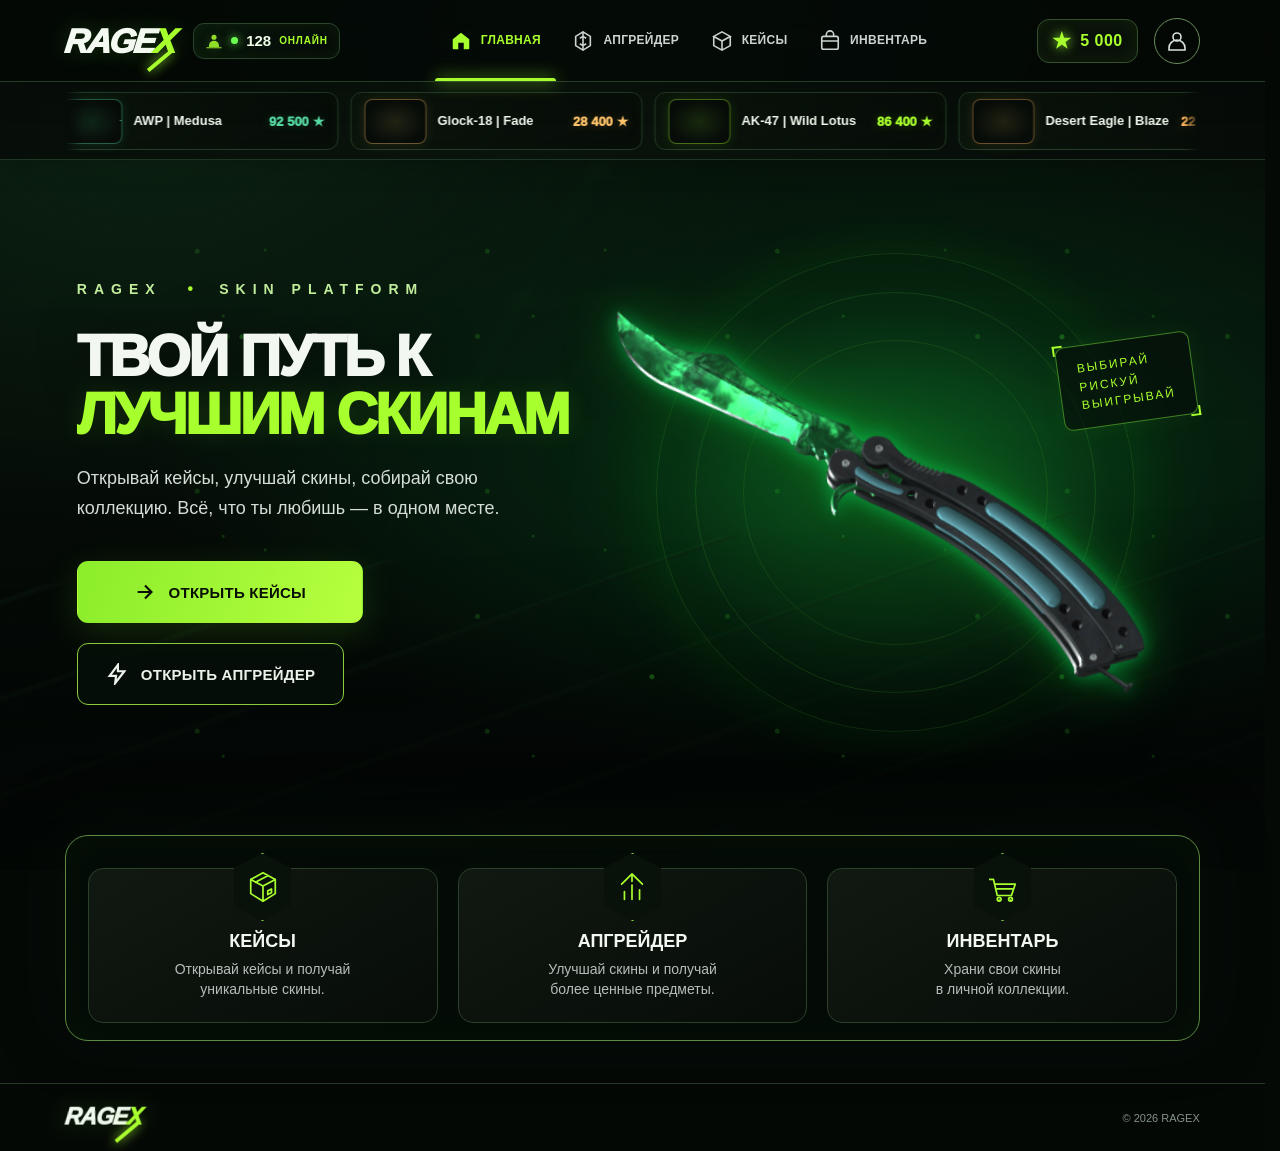
<file: index.html>
<!DOCTYPE html>
<html lang="ru">
<head>
<meta charset="UTF-8">
<meta name="viewport" content="width=device-width, initial-scale=1.0">
<meta name="theme-color" content="#050906">
<meta name="description" content="RAGEX — демонстрационная платформа CS2: кейсы, апгрейд и инвентарь.">
<title>RAGEX — CS2 Skin Platform</title>
<style>
:root{--bg:#050906;--green:#a8ff2e;--green2:#49ff75;--text:#f5f8f4;--muted:#a1aaa5;--line:#263b29;--panel:#07100b;--max:1420px}
*{box-sizing:border-box}
html{scroll-behavior:smooth}
body{margin:0;min-height:100vh;color:var(--text);font-family:Inter,Arial,Helvetica,sans-serif;background:var(--bg);overflow-x:hidden}
a{color:inherit;text-decoration:none}
button,a{-webkit-tap-highlight-color:transparent}
.site-header{height:82px;padding:0 max(5.1vw,24px);display:flex;align-items:center;gap:32px;justify-content:space-between;position:sticky;top:0;z-index:20;background:rgba(4,9,6,.88);backdrop-filter:blur(18px);border-bottom:1px solid #263c29;box-shadow:0 6px 35px #0004}
.logo{font-size:36px;line-height:1;font-weight:1000;font-style:italic;letter-spacing:-2.2px;white-space:nowrap;text-shadow:0 0 24px #79ff3533;transform:skew(-7deg)}
.logo .x{color:var(--green);display:inline-block;position:relative}
.logo .x:after{content:"";position:absolute;height:4px;width:28px;background:var(--green);right:-1px;bottom:-5px;transform:rotate(-43deg);box-shadow:0 0 12px #adff39}
.nav{height:100%;display:flex;align-items:stretch;gap:clamp(10px,2.1vw,34px);margin-left:auto;margin-right:auto}
.nav a{position:relative;display:flex;align-items:center;gap:11px;color:#cbd4d1;font-size:14px;font-weight:700;letter-spacing:.25px;padding:0 3px;transition:color .2s ease}
.nav a svg{width:24px;height:24px;stroke:currentColor;stroke-width:1.75;fill:none;flex:none;transition:transform .25s ease,color .25s ease}
.nav a:hover,.nav a.active{color:var(--green)}
.nav a:hover svg{transform:translateY(-2px)}
.nav a.active:after{content:"";position:absolute;height:3px;bottom:0;left:-15px;right:-15px;background:var(--green);box-shadow:0 0 16px #9cff2f;border-radius:4px 4px 0 0}
.header-actions{display:flex;align-items:center;gap:20px}
.balance{height:44px;display:flex;align-items:center;border:1px solid #34512b;border-radius:12px;color:var(--green);background:#09110a;padding-left:17px;overflow:hidden;box-shadow:inset 0 0 18px #8bff1610}
.balance .star{font-size:23px;margin-right:11px;text-shadow:0 0 12px #9cff2e}
.balance strong{font-size:17px;letter-spacing:.8px;white-space:nowrap}
.balance button{height:44px;width:44px;margin-left:16px;border:1px solid #6eaa2e;border-radius:12px;background:#0b150a;color:var(--green);font-size:26px;line-height:1;cursor:pointer;transition:background .2s,transform .2s}
.balance button:hover{background:#213516;transform:scale(1.03)}
.profile{width:47px;height:47px;border:1px solid #8ebc73;border-radius:50%;display:grid;place-items:center;color:#d9e4dc;transition:border-color .2s,color .2s,box-shadow .2s}
.profile:hover{color:var(--green);border-color:var(--green);box-shadow:0 0 22px #9bff2520}
.profile svg{width:27px;height:27px;stroke:currentColor;fill:none;stroke-width:1.6}
main{position:relative;isolation:isolate}
.hero{position:relative;min-height:675px;max-width:1600px;margin:0 auto;padding:100px max(6vw,40px) 145px;display:grid;grid-template-columns:minmax(0,.92fr) minmax(0,1.08fr);align-items:center;gap:28px;overflow:hidden}
.hero:before{content:"";position:absolute;inset:-10% -5% 0;z-index:-4;background:radial-gradient(ellipse at 68% 45%,#073b18 0%,#06200f 22%,transparent 55%),radial-gradient(ellipse at 15% 5%,#0b2112 0,transparent 38%),linear-gradient(180deg,#071009 0%,#030705 85%)}
.hero:after{content:"";position:absolute;inset:0;z-index:-3;opacity:.25;background-image:linear-gradient(120deg,transparent 35%,#55ff5c0d 36%,transparent 37%),linear-gradient(0deg,transparent 85%,#6fff3908 86%);background-size:100% 100%,100% 130px;mask-image:linear-gradient(180deg,black,transparent 95%)}
.ambient{position:absolute;inset:0;overflow:hidden;pointer-events:none;z-index:-2}
.ambient:before{content:"";position:absolute;left:-10%;right:-10%;bottom:0;height:46%;background:linear-gradient(0deg,#030705 0%,transparent 100%),repeating-linear-gradient(164deg,transparent 0 46px,#3cff5110 48px,#0b130d 51px,transparent 54px 93px);opacity:.5;transform:skewY(-4deg)}
.ambient:after{content:"";position:absolute;inset:0;background:radial-gradient(circle at 68% 38%,#4aff3023 0 2px,transparent 3px),radial-gradient(circle at 78% 30%,#4aff3025 0 1px,transparent 2px),radial-gradient(circle at 59% 52%,#4aff3040 0 2px,transparent 3px),radial-gradient(circle at 91% 63%,#4aff3025 0 2px,transparent 3px),radial-gradient(circle at 72% 71%,#4aff3028 0 1px,transparent 2px);background-size:290px 240px,340px 300px,410px 340px,250px 280px,310px 220px;animation:particleDrift 18s linear infinite}
.hero-copy{position:relative;z-index:2;max-width:660px;animation:slideIn .8s cubic-bezier(.2,.7,.2,1) both}
.eyebrow{display:flex;align-items:center;gap:26px;color:#c2ee9c;font-size:14px;letter-spacing:7px;font-weight:600;text-transform:uppercase;margin-bottom:29px}
.eyebrow .dot{font-size:16px;color:var(--green);letter-spacing:0}
h1{font-size:clamp(42px,4.45vw,68px);font-weight:1000;line-height:1.02;letter-spacing:-2.5px;margin:0 0 20px;text-transform:uppercase;text-shadow:0 4px 40px #0008}
h1 span{display:block;color:var(--green);text-shadow:0 0 24px #85ff2520}
.hero-copy p{font-size:18px;line-height:1.68;color:#d5ddd7;max-width:480px;margin:0}
.hero-buttons{display:flex;align-items:center;gap:20px;flex-wrap:wrap;margin-top:38px}
.cta{height:62px;min-width:286px;padding:0 28px;display:inline-flex;justify-content:center;align-items:center;gap:13px;border:1px solid transparent;border-radius:11px;font-size:15px;font-weight:900;letter-spacing:.25px;text-transform:uppercase;transition:transform .25s ease,box-shadow .25s ease,background .25s ease,border-color .25s ease}
.cta svg{width:22px;height:22px;stroke:currentColor;fill:none;stroke-width:2.4}
.cta.primary{color:#081006;background:linear-gradient(110deg,#8bed2b,#b6ff3e);box-shadow:0 10px 36px #8aff3224}
.cta.secondary{min-width:254px;color:#ecf2e9;border-color:#8acc3b;background:#061009cc}
.cta:hover{transform:translateY(-4px)}
.cta.primary:hover{box-shadow:0 14px 42px #8aff3250;filter:brightness(1.04)}
.cta.secondary:hover{background:#11220f;border-color:var(--green);box-shadow:0 0 24px #8aff3219}
.hero-art{min-height:465px;position:relative;display:flex;align-items:center;justify-content:center;animation:artIn 1s .05s cubic-bezier(.2,.7,.2,1) both}
.art-glow{position:absolute;width:75%;height:60%;left:12%;top:20%;border-radius:50%;background:#1bff3d26;filter:blur(72px);animation:glowBreathe 4s ease-in-out infinite}
.art-ring{position:absolute;width:min(82%,525px);aspect-ratio:1;border:1px solid #6cff3820;border-radius:50%;box-shadow:0 0 70px #24ff2710,inset 0 0 55px #24ff2707;animation:ringRotate 30s linear infinite}
.art-ring:before,.art-ring:after{content:"";position:absolute;border:1px solid #68ff3521;border-radius:50%;inset:8%}
.art-ring:after{inset:18%;border-color:#7cff3719}
.knife{position:relative;z-index:1;width:min(112%,690px);height:auto;max-height:545px;object-fit:contain;transform:rotate(-4deg);filter:drop-shadow(0 0 9px #00ff796e) drop-shadow(0 0 25px #20ff425e) drop-shadow(0 18px 22px #0005);animation:knifeFloat 5.5s ease-in-out infinite;user-select:none;-webkit-user-drag:none}
.knife:focus{outline:none}
.risk-note{position:absolute;right:-1%;top:17%;z-index:3;padding:13px 19px;border:1px solid #84ff3d75;border-radius:9px;background:#061009ad;color:var(--green);font-size:12px;line-height:1.55;letter-spacing:2px;transform:rotate(-8deg);box-shadow:0 0 24px #73ff3410;animation:noteFloat 5s ease-in-out infinite}
.risk-note:before,.risk-note:after{content:"";position:absolute;width:10px;height:10px;border-color:var(--green);border-style:solid}
.risk-note:before{top:-3px;left:-3px;border-width:2px 0 0 2px}.risk-note:after{bottom:-3px;right:-3px;border-width:0 2px 2px 0}
.feature-panel{position:relative;z-index:5;max-width:1380px;width:calc(100% - 10.2%);margin:-35px auto 42px;padding:32px 22px 17px;border:1px solid #5c8b41;border-radius:23px;background:linear-gradient(115deg,rgba(4,12,7,.9),rgba(4,12,7,.78));box-shadow:0 -10px 60px #070e09b0,inset 0 0 40px #50ff2508;backdrop-filter:blur(14px)}
.feature-grid{display:grid;grid-template-columns:repeat(3,minmax(0,1fr));gap:20px}
.feature{min-height:155px;padding:17px 18px 15px;display:flex;flex-direction:column;align-items:center;text-align:center;justify-content:flex-start;border:1px solid #20322588;border-radius:13px;background:linear-gradient(145deg,#08110b86,#040a078c);transition:transform .3s ease,border-color .3s ease,background .3s ease,box-shadow .3s ease}
.feature:hover{transform:translateY(-5px);border-color:#7ec541a8;background:linear-gradient(145deg,#102012e8,#071009ed);box-shadow:0 12px 32px #0005,0 0 22px #82ff2810}
.feature-icon{width:68px;height:68px;margin-top:-33px;margin-bottom:10px;display:grid;place-items:center;color:var(--green);background:#09110b;border:1.5px solid #94e849;border-radius:18px;clip-path:polygon(50% 0,92% 22%,92% 78%,50% 100%,8% 78%,8% 22%);filter:drop-shadow(0 0 9px #89ff3716);transition:transform .3s ease,filter .3s ease}
.feature:hover .feature-icon{transform:translateY(-3px) scale(1.06);filter:drop-shadow(0 0 12px #89ff3750)}
.feature-icon svg{width:34px;height:34px;stroke:currentColor;fill:none;stroke-width:1.8;stroke-linecap:round;stroke-linejoin:round}
.feature strong{font-size:18px;margin-bottom:7px;text-transform:uppercase;font-weight:900}
.feature span.desc{color:#b4bfba;font-size:14px;line-height:1.45;max-width:235px}
.site-footer{padding:0 max(5.1vw,24px) 26px;display:flex;justify-content:space-between;gap:16px;align-items:center;color:#718078;font-size:11px}
.site-footer .logo{font-size:23px;letter-spacing:-1px;color:#eff8ec}
.site-footer .x{color:var(--green)}
.toast{position:fixed;left:50%;bottom:22px;z-index:50;transform:translate(-50%,20px);padding:13px 18px;border:1px solid #456b36;border-radius:10px;background:#0b140c;color:#dff5d1;font-size:13px;box-shadow:0 12px 42px #0009;opacity:0;pointer-events:none;transition:opacity .25s,transform .25s}
.toast.show{opacity:1;transform:translate(-50%,0)}
@keyframes slideIn{from{opacity:0;transform:translateX(-24px)}to{opacity:1;transform:translateX(0)}}
@keyframes artIn{from{opacity:0;transform:translateY(18px) scale(.97)}to{opacity:1;transform:translateY(0) scale(1)}}
@keyframes knifeFloat{0%,100%{transform:translate3d(0,0,0) rotate(-4deg) scale(1);filter:drop-shadow(0 0 9px #00ff796e) drop-shadow(0 0 25px #20ff425e) drop-shadow(0 18px 22px #0005)}50%{transform:translate3d(4px,-8px,0) rotate(-1.8deg) scale(1.012);filter:drop-shadow(0 0 12px #00ff8b88) drop-shadow(0 0 34px #20ff4270) drop-shadow(0 20px 24px #0005)}}
@keyframes glowBreathe{0%,100%{opacity:.62;transform:scale(.92)}50%{opacity:1;transform:scale(1.08)}}
@keyframes noteFloat{0%,100%{transform:translateY(0) rotate(-8deg)}50%{transform:translateY(-8px) rotate(-6deg)}}
@keyframes ringRotate{to{transform:rotate(360deg)}}
@keyframes particleDrift{0%{transform:translateY(0)}100%{transform:translateY(-75px)}}
@media(max-width:1160px){.site-header{gap:20px;padding-inline:4%}.nav{gap:16px}.nav a{font-size:12px;gap:7px}.nav a svg{width:21px;height:21px}.logo{font-size:31px}.header-actions{gap:12px}.hero{padding-inline:5%;grid-template-columns:minmax(0,.95fr) minmax(0,1.05fr);gap:8px}.risk-note{right:0}.feature-panel{width:90%}}
@media(max-width:850px){.site-header{height:auto;min-height:76px;flex-wrap:wrap;padding:15px 5%;gap:13px}.logo{font-size:29px}.header-actions{margin-left:auto}.nav{order:3;height:45px;width:100%;justify-content:center;gap:clamp(16px,5vw,40px)}.nav a.active:after{left:-8px;right:-8px}.hero{min-height:auto;padding:64px 6% 80px;grid-template-columns:1fr;gap:0}.hero-copy{max-width:720px}.hero-art{min-height:330px;margin-top:0}.knife{width:min(85%,540px);max-height:400px}.art-ring{width:min(64%,390px)}.risk-note{right:7%;top:13%}.feature-panel{margin-top:-24px;padding:30px 15px 16px}.feature-grid{gap:12px}.feature{padding-inline:9px}.feature strong{font-size:15px}.feature span.desc{font-size:12px}}
@media(max-width:560px){.site-header{gap:12px}.logo{font-size:27px}.balance{height:39px;padding-left:10px}.balance .star{font-size:18px;margin-right:7px}.balance strong{font-size:14px}.balance button{height:39px;width:37px;margin-left:9px;font-size:23px}.profile{width:40px;height:40px}.profile svg{width:23px}.nav{justify-content:space-between;gap:5px;overflow-x:auto}.nav a{font-size:10px;gap:5px;white-space:nowrap}.nav a svg{width:18px;height:18px}.nav a.active:after{bottom:-1px}.hero{padding:45px 6% 60px}.eyebrow{font-size:10px;letter-spacing:4px;gap:13px;margin-bottom:23px}h1{font-size:clamp(36px,10vw,52px);letter-spacing:-1.6px;margin-bottom:16px}.hero-copy p{font-size:15px;line-height:1.6}.hero-buttons{margin-top:25px;gap:10px}.cta{width:100%;min-width:0;height:53px;font-size:13px}.hero-art{min-height:260px;margin-top:13px}.knife{width:105%;max-height:300px}.art-ring{width:72%}.risk-note{right:0;top:8%;font-size:9px;padding:9px 11px;letter-spacing:1px}.feature-panel{width:90%;padding:28px 12px 12px;border-radius:17px}.feature-grid{grid-template-columns:1fr;gap:22px}.feature{min-height:115px;padding:12px 10px 13px}.feature-icon{width:54px;height:54px;margin-top:-25px;margin-bottom:8px}.feature-icon svg{width:28px;height:28px}.feature strong{font-size:16px}.feature span.desc{font-size:13px;max-width:280px}.site-footer{padding:0 5% 22px;flex-wrap:wrap;font-size:10px}.site-footer .logo{font-size:21px}}
@media(prefers-reduced-motion:reduce){*,*:before,*:after{animation-duration:.01ms!important;animation-iteration-count:1!important;scroll-behavior:auto!important;transition-duration:.01ms!important}}
@media (prefers-reduced-motion: reduce){.knife{animation:none!important}.art-glow{animation:none!important;opacity:.8}}
/* Keep the hero butterfly gently animated even if the device requests reduced motion. */
@media (prefers-reduced-motion: reduce){
  .knife{animation:knifeFloat 5.5s ease-in-out infinite!important;animation-duration:5.5s!important;animation-iteration-count:infinite!important}
  .art-glow{animation:glowBreathe 4s ease-in-out infinite!important;animation-duration:4s!important;animation-iteration-count:infinite!important;opacity:.8}
}
/* RAGEX demo activity widgets */
.brand-cluster{display:flex;align-items:center;gap:18px;flex:none;min-width:max-content}
.online-counter{display:flex;align-items:center;gap:8px;padding:8px 11px;border:1px solid #29452c;border-radius:11px;background:linear-gradient(135deg,#08140b,#060b08);box-shadow:inset 0 0 16px #71ff1910;white-space:nowrap}
.online-person{width:18px;height:18px;color:var(--green);flex:none;filter:drop-shadow(0 0 5px #8cff4640)}
.online-lamp{width:7px;height:7px;border-radius:50%;background:#6cff52;box-shadow:0 0 10px #69ff49;flex:none;animation:onlinePulse 1.8s ease-in-out infinite}
.online-number{font-weight:900;font-size:15px;color:#edffe6;font-variant-numeric:tabular-nums;min-width:24px;text-align:right}
.online-caption{font-size:10px;font-weight:800;letter-spacing:.8px;color:#a8ff2e;text-transform:uppercase}
.online-demo{display:none!important}
.demo-ticker{position:relative;z-index:10;width:100%;height:78px;display:flex;align-items:center;gap:0;padding:0 max(5.1vw,24px);overflow:hidden;background:linear-gradient(90deg,#070e09,#09140c 40%,#060b08);border-bottom:1px solid #203624;box-shadow:0 7px 24px #0003}
.ticker-label{display:none!important}
.ticker-label-mark{display:grid;place-items:center;width:28px;height:28px;border:1px solid #557b37;border-radius:8px;color:var(--green);background:#0c190b}
.ticker-label-mark svg{width:16px;height:16px;fill:none;stroke:currentColor;stroke-width:1.8}
.ticker-label-title{font-size:13px;font-weight:950;letter-spacing:1px;text-transform:uppercase;color:#ddf6d4;white-space:nowrap}
.ticker-label-sub{font-size:9px;font-weight:800;letter-spacing:.7px;color:#7fb45e;margin-top:4px}
.ticker-viewport{position:relative;overflow:hidden;flex:1;width:100%;min-width:0;height:100%;display:flex;align-items:center;mask-image:linear-gradient(90deg,transparent,#000 1.5%,#000 98.5%,transparent)}
.ticker-track{display:flex;width:max-content;align-items:center;will-change:transform;transform:translate3d(0,0,0)}
.ticker-loop{display:flex;align-items:center;gap:12px;padding-right:12px;flex:none}
.ticker-card{height:58px;min-width:292px;max-width:350px;display:flex;align-items:center;gap:11px;padding:6px 13px;border:1px solid #253c29;border-radius:11px;background:linear-gradient(115deg,#0a140c,#070c08);box-shadow:inset 0 0 15px #8cff1707;white-space:nowrap;flex:none}
.ticker-skin-icon{width:62px;height:45px;display:grid;place-items:center;flex:none;overflow:hidden;border-radius:8px;color:var(--skin-color,#a8ff2e);border:1px solid color-mix(in srgb,var(--skin-color,#a8ff2e) 40%,transparent);background:radial-gradient(ellipse at center,color-mix(in srgb,var(--skin-color,#a8ff2e) 11%,#07100a),#070c08 72%);font-size:19px;box-shadow:0 0 13px color-mix(in srgb,var(--skin-color,#a8ff2e) 12%,transparent)}
.ticker-skin-image{display:block;width:100%;height:100%;object-fit:contain;padding:2px;opacity:0;grid-area:1 / 1;filter:drop-shadow(0 0 6px color-mix(in srgb,var(--skin-color,#a8ff2e) 18%,transparent));transition:opacity .25s ease}
.ticker-skin-image.is-loaded{opacity:1}
.ticker-skin-fallback{display:grid;place-items:center;width:100%;height:100%;font-size:20px;grid-area:1 / 1}
.ticker-info{display:flex;flex-direction:column;gap:3px;min-width:0}
.ticker-card-entering{animation:tickerEnterFromLeft .78s cubic-bezier(.18,.8,.24,1) both}
.ticker-card-entering .ticker-skin-icon{animation:tickerGlowIn .78s ease-out both}
@keyframes tickerEnterFromLeft{0%{opacity:0;transform:translate3d(-38px,0,0) scale(.96);filter:blur(2px)}68%{opacity:1;transform:translate3d(5px,0,0) scale(1.01);filter:blur(0)}100%{opacity:1;transform:translate3d(0,0,0) scale(1);filter:blur(0)}}
@keyframes tickerGlowIn{0%{box-shadow:0 0 0 color-mix(in srgb,var(--skin-color,#a8ff2e) 0%,transparent)}65%{box-shadow:0 0 23px color-mix(in srgb,var(--skin-color,#a8ff2e) 28%,transparent)}100%{box-shadow:0 0 13px color-mix(in srgb,var(--skin-color,#a8ff2e) 12%,transparent)}}
.ticker-item{font-size:13px;font-weight:900;color:#eff9ed;overflow:hidden;text-overflow:ellipsis;max-width:218px;line-height:1.15}
.ticker-value{font-size:13px;font-weight:950;color:var(--skin-color,#a8ff2e);margin-left:auto;white-space:nowrap;text-shadow:0 0 11px color-mix(in srgb,var(--skin-color,#a8ff2e) 22%,transparent)}
@keyframes onlinePulse{0%,100%{opacity:1;box-shadow:0 0 10px #69ff49}50%{opacity:.55;box-shadow:0 0 4px #69ff49}}

@media(max-width:1160px){.brand-cluster{gap:11px}.online-counter{padding:7px 8px;gap:6px}.online-demo{display:none}.demo-ticker{padding-inline:4%;gap:0}}
@media(max-width:850px){.site-header{align-items:center}.brand-cluster{gap:9px}.online-counter{gap:5px;padding:7px}.online-caption{font-size:9px}.online-number{font-size:13px}.online-person{width:16px;height:16px}.demo-ticker{height:72px;padding-inline:5%;gap:0}.ticker-card{min-width:270px;height:54px}.ticker-value{font-size:12px}.ticker-item{font-size:12px;max-width:182px}.ticker-skin-icon{width:54px;height:41px}}
@media(max-width:560px){.brand-cluster{gap:8px}.brand-cluster .logo{font-size:27px}.online-counter{padding:6px 7px;border-radius:9px}.online-number{font-size:12px;min-width:19px}.online-caption{font-size:8px;letter-spacing:.5px}.online-person{width:14px;height:14px}.online-lamp{width:6px;height:6px}.demo-ticker{height:66px;padding-inline:12px;gap:0}.ticker-card{min-width:250px;padding:5px 8px;gap:7px;height:48px}.ticker-skin-icon{width:46px;height:36px}.ticker-skin-fallback{font-size:17px}.ticker-item{font-size:11px;max-width:154px}.ticker-value{font-size:11px}}
</style>
  <link rel="stylesheet" href="ragex-theme.css?v=20261011-no-topup-boost1">
</head>
<body>
<header class="site-header">
  <div class="brand-cluster">
    <a class="logo" href="index.html" aria-label="RAGEX — главная">RAGE<span class="x">X</span></a>
    <div class="online-counter" title="Демо-счётчик активности; это не число реальных посетителей" aria-label="Условный счётчик онлайна для макета сайта">
      <svg class="online-person" viewBox="0 0 24 24" aria-hidden="true"><circle cx="12" cy="7" r="3.4" fill="currentColor" opacity=".85"/><path d="M5.2 20v-1.4a6.8 6.8 0 0 1 13.6 0V20z" fill="currentColor" opacity=".85"/><path d="M2.5 21h19" stroke="currentColor" stroke-width="1.2" stroke-linecap="round"/></svg>
      <span class="online-lamp" aria-hidden="true"></span>
      <span class="online-number" id="demoOnlineCount">108</span>
      <span class="online-caption">онлайн</span>
    </div>
  </div>
  <nav class="nav" aria-label="Основная навигация"><a class="active" href="index.html" aria-current="page"><svg viewBox="0 0 24 24" aria-hidden="true"><path d="m3 10 9-7 9 7v10a1 1 0 0 1-1 1h-5v-7h-6v7H4a1 1 0 0 1-1-1z" fill="currentColor" stroke="none"/></svg>ГЛАВНАЯ</a><a href="upgrade.html"><svg viewBox="0 0 24 24" aria-hidden="true"><path d="M12 2 20 7v10l-8 5-8-5V7z"/><path d="M12 2v20M8.5 9 12 7l3.5 2M8.5 15 12 17l3.5-2"/></svg>АПГРЕЙДЕР</a><a href="cases.html"><svg viewBox="0 0 24 24" aria-hidden="true"><path d="m12 2 9 5-9 5-9-5zM3 7v10l9 5 9-5V7M12 12v10"/></svg>КЕЙСЫ</a><a href="inventory.html"><svg viewBox="0 0 24 24" aria-hidden="true"><rect x="3" y="7" width="18" height="14" rx="2"/><path d="M8 7V5a4 4 0 0 1 8 0v2M3 12h18"/></svg>ИНВЕНТАРЬ</a></nav>
  <div class="header-actions">
    <div class="balance" aria-label="Общий демо-баланс сайта"><span class="star">★</span><strong id="balanceValue">5 000</strong></div>
    <a class="profile" href="inventory.html" aria-label="Открыть инвентарь"><svg viewBox="0 0 24 24" aria-hidden="true"><circle cx="12" cy="8" r="4"/><path d="M4 21v-2a8 8 0 0 1 16 0v2z"/></svg></a>
  </div>
</header>
<section class="demo-ticker" aria-label="Лента предметов CS2">
  <div class="ticker-viewport"><div class="ticker-track" id="demoDropTrack"><div class="ticker-loop" id="demoDropLoopA"></div><div class="ticker-loop" id="demoDropLoopB" aria-hidden="true"></div></div></div>
</section>
<main>
  <section class="hero">
    <div class="ambient" aria-hidden="true"></div>
    <div class="hero-copy">
      <div class="eyebrow"><span>RAGEX</span><span class="dot">•</span><span>SKIN PLATFORM</span></div>
      <h1>ТВОЙ ПУТЬ К <span>ЛУЧШИМ СКИНАМ</span></h1>
      <p>Открывай кейсы, улучшай скины, собирай свою коллекцию. Всё, что ты любишь — в одном месте.</p>
      <div class="hero-buttons">
        <a class="cta primary" href="cases.html"><svg viewBox="0 0 24 24"><path d="M4 12h15M12 5l7 7-7 7"/></svg>ОТКРЫТЬ КЕЙСЫ</a>
        <a class="cta secondary" href="upgrade.html"><svg viewBox="0 0 24 24"><path d="m13 2-9 12h7l-1 8 10-13h-7z"/></svg>ОТКРЫТЬ АПГРЕЙДЕР</a>
      </div>
    </div>
    <div class="hero-art" aria-label="Зелёный нож-бабочка CS2">
      <div class="art-glow"></div><div class="art-ring"></div>
      <img class="knife" src="[data-uri]" alt="Нож-бабочка Gamma Doppler" draggable="false">
      <div class="risk-note">ВЫБИРАЙ<br>РИСКУЙ<br>ВЫИГРЫВАЙ</div>
    </div>
  </section>
  <section class="feature-panel" aria-label="Разделы RAGEX">
    <div class="feature-grid">
      <a class="feature" href="cases.html"><span class="feature-icon"><svg viewBox="0 0 36 36"><path d="m18 3 13 7-13 7-13-7zM5 10v15l13 8 13-8V10M18 17v16M10 13l13-7M23 22l4-2v4l-4 2z"/></svg></span><strong>КЕЙСЫ</strong><span class="desc">Открывай кейсы и получай<br>уникальные скины.</span></a>
      <a class="feature" href="upgrade.html"><span class="feature-icon"><svg viewBox="0 0 36 36"><path d="M18 31V16M10 31V23M26 31V21M7 15l11-11 11 11M18 4v8"/></svg></span><strong>АПГРЕЙДЕР</strong><span class="desc">Улучшай скины и получай<br>более ценные предметы.</span></a>
      <a class="feature" href="inventory.html"><span class="feature-icon"><svg viewBox="0 0 36 36"><path d="M5 10h4l4 17h15l4-12H11M15 32h.01M27 32h.01M13 20h16"/><circle cx="15" cy="31" r="2"/><circle cx="27" cy="31" r="2"/></svg></span><strong>ИНВЕНТАРЬ</strong><span class="desc">Храни свои скины<br>в личной коллекции.</span></a>
    </div>
  </section>
</main>
<footer class="site-footer"><a class="logo" href="index.html">RAGE<span class="x">X</span></a><span>© 2026 RAGEX</span></footer>
<script src="ragex-store.js"></script>
<div class="ragex-toast" id="ragexToast" role="status" aria-live="polite"></div>
<script src="ragex-theme.js?v=20261011-no-topup-boost1"></script>

<script>
(() => {
  'use strict';
  const ONLINE_KEY = 'ragexDemoOnline.v1';
  const DROP_KEY = 'ragexDemoDrops.v1';
  const NEXT_DROP_KEY = 'ragexDemoNextDropAt.v1';
  const SKIN_IMAGE_CACHE_KEY = 'ragexTickerSkinImages.v1';
  const SKIN_CATALOG_URL = 'https://raw.githubusercontent.com/ByMykel/CSGO-API/main/public/api/en/skins.json';
  const onlineEl = document.getElementById('demoOnlineCount');
  const track = document.getElementById('demoDropTrack');
  const loopA = document.getElementById('demoDropLoopA');
  const loopB = document.getElementById('demoDropLoopB');
  if (!onlineEl || !track || !loopA || !loopB) return;

  const demoSkins = [
    {name:'Butterfly Knife | Gamma Doppler', value:128400, color:'#73ff69', symbol:'✦'},
    {name:'AWP | Dragon Lore', value:246800, color:'#e8bd53', symbol:'◆'},
    {name:'AK-47 | Wild Lotus', value:86400, color:'#a8ff2e', symbol:'✧'},
    {name:'Sport Gloves | Pandora’s Box', value:197500, color:'#bd83ff', symbol:'✦'},
    {name:'M4A4 | Howl', value:113200, color:'#ff5d63', symbol:'◆'},
    {name:'Karambit | Doppler', value:73800, color:'#6bd8ff', symbol:'✧'},
    {name:'AWP | Medusa', value:92500, color:'#56d9a2', symbol:'✦'},
    {name:'Glock-18 | Fade', value:28400, color:'#ffc46a', symbol:'◆'},
    {name:'AK-47 | Fire Serpent', value:65700, color:'#ffa16b', symbol:'✧'},
    {name:'M9 Bayonet | Lore', value:43200, color:'#dcff67', symbol:'✦'},
    {name:'Desert Eagle | Blaze', value:22900, color:'#ffb65c', symbol:'◆'},
    {name:'AWP | Printstream', value:21800, color:'#e9f2f0', symbol:'✧'}
  ];
  let skinImageMap = {};
  function normalizeSkinName(name) {
    return String(name || '')
      .replace(/[’‘]/g, "'")
      .replace(/[★™]/g, '')
      .replace(/^\s*StatTrak\s*/i, '')
      .replace(/\s*\((Factory New|Minimal Wear|Field-Tested|Well-Worn|Battle-Scarred)\)\s*$/i, '')
      .replace(/\s+/g, ' ')
      .trim()
      .toLocaleLowerCase('en-US');
  }
  function readImageCache() {
    try {
      const cached = JSON.parse(localStorage.getItem(SKIN_IMAGE_CACHE_KEY) || 'null');
      if (cached && cached.images && cached.savedAt && Date.now() - cached.savedAt < 14 * 24 * 60 * 60 * 1000) return cached.images;
    } catch (_) {}
    return null;
  }
  function setImageForName(name, url) {
    const key = normalizeSkinName(name);
    if (!key || !url || !/^https:\/\//i.test(url)) return;
    skinImageMap[key] = url;
  }
  function updateVisibleTickerImages() {
    document.querySelectorAll('.ticker-skin-image[data-skin-name]').forEach(img => {
      const url = skinImageMap[normalizeSkinName(img.dataset.skinName)];
      if (url && img.dataset.source !== url) {
        img.dataset.source = url;
        img.onload = () => {
          img.classList.add('is-loaded');
          const fallback = img.parentElement && img.parentElement.querySelector('.ticker-skin-fallback');
          if (fallback) fallback.style.display = 'none';
        };
        img.onerror = () => { img.style.display = 'none'; };
        img.src = url;
      }
    });
  }
  async function loadSkinImages() {
    const cached = readImageCache();
    if (cached) skinImageMap = cached;
    if (Object.keys(skinImageMap).length >= 8) {
      updateVisibleTickerImages();
      return;
    }
    try {
      const response = await fetch(SKIN_CATALOG_URL, { mode: 'cors', credentials: 'omit', cache: 'force-cache' });
      if (!response.ok) throw new Error('CS2 image catalog unavailable');
      const data = await response.json();
      const wanted = new Set(demoSkins.map(item => normalizeSkinName(item.name)));
      const found = {};
      if (Array.isArray(data)) {
        data.forEach(item => {
          if (!item || typeof item.image !== 'string') return;
          const name = normalizeSkinName(item.name || item.market_hash_name || item.marketHashName);
          if (wanted.has(name)) found[name] = item.image;
        });
      }
      skinImageMap = { ...skinImageMap, ...found };
      try { localStorage.setItem(SKIN_IMAGE_CACHE_KEY, JSON.stringify({ savedAt: Date.now(), images: skinImageMap })); } catch (_) {}
      updateVisibleTickerImages();
    } catch (_) {
      // Ticker still shows real catalog item names and uses a neat fallback glyph if images cannot load.
    }
  }

  const money = n => Math.round(n).toLocaleString('ru-RU') + ' ★';
  const pick = arr => arr[Math.floor(Math.random() * arr.length)];
  const now = Date.now();

  function onlineRange() {
    const hour = new Date().getHours();
    return (hour >= 18 && hour <= 23) ? {min:105, max:130} : {min:80, max:116};
  }
  function hourBasedOnline() {
    const range = onlineRange();
    return Math.floor(range.min + Math.random() * (range.max - range.min + 1));
  }
  function readOnline() {
    try {
      const saved = JSON.parse(localStorage.getItem(ONLINE_KEY) || 'null');
      // Keep the last value across reloads; it is varied by the timer below every 12 seconds.
      if (saved && Number.isFinite(saved.value) && Date.now() - saved.updatedAt < 90 * 1000) return saved;
    } catch (_) {}
    const value = hourBasedOnline();
    const saved = {value, updatedAt:Date.now()};
    try { localStorage.setItem(ONLINE_KEY, JSON.stringify(saved)); } catch (_) {}
    return saved;
  }
  function animateNumber(from, to) {
    const start = performance.now();
    const duration = 650;
    const frame = time => {
      const t = Math.min(1, (time - start) / duration);
      const eased = 1 - Math.pow(1 - t, 3);
      onlineEl.textContent = String(Math.round(from + (to - from) * eased));
      if (t < 1) requestAnimationFrame(frame);
    };
    requestAnimationFrame(frame);
  }
  let online = readOnline();
  onlineEl.textContent = String(online.value);
  // Gently vary the displayed counter more often and persist the current value across reloads.
  setInterval(() => {
    const range = onlineRange();
    const current = Number(onlineEl.textContent) || online.value;
    const step = 1 + Math.floor(Math.random() * 6);
    const direction = Math.random() < 0.5 ? -1 : 1;
    let next = Math.max(range.min, Math.min(range.max, current + step * direction));
    if (next === current) next = current >= range.max ? current - 1 : current + 1;
    const previous = current;
    online = {value:next, updatedAt:Date.now()};
    try { localStorage.setItem(ONLINE_KEY, JSON.stringify(online)); } catch (_) {}
    animateNumber(previous, next);
  }, 12 * 1000);

  function initialDrops() {
    const list = [];
    const used = new Set();
    while (list.length < 9) {
      const skin = pick(demoSkins);
      // Keep a variety of skins at startup, but allow repeat players.
      let key = skin.name;
      if (used.has(key)) continue;
      used.add(key);
      list.push({id:'seed-' + list.length, skin:skin.name, value:skin.value, color:skin.color, symbol:skin.symbol, createdAt:now - (9-list.length)*30000});
    }
    return list;
  }
  function loadDrops() {
    try {
      const list = JSON.parse(localStorage.getItem(DROP_KEY) || 'null');
      if (Array.isArray(list) && list.length >= 6 && list.every(x => x && x.skin && Number.isFinite(x.value))) {
        return list.slice(-24).map((x, i) => ({
          id: x.id || `saved-${i}-${x.createdAt || 0}`,
          skin: x.skin,
          value: Number(x.value),
          color: x.color || '#a8ff2e',
          symbol: x.symbol || '✦',
          createdAt: Number(x.createdAt) || now
        }));
      }
    } catch (_) {}
    const list = initialDrops();
    try { localStorage.setItem(DROP_KEY, JSON.stringify(list)); } catch (_) {}
    return list;
  }
  let drops = loadDrops();
  const tickerViewport = document.querySelector('.ticker-viewport');
  const tickerEnterObserver = ('IntersectionObserver' in window) ? new IntersectionObserver(entries => {
    entries.forEach(entry => {
      if (!entry.isIntersecting) return;
      const card = entry.target;
      tickerEnterObserver.unobserve(card);
      card.classList.add('ticker-card-entering');
      card.addEventListener('animationend', event => { if (event.target === card) card.classList.remove('ticker-card-entering'); });
    });
  }, {root:tickerViewport, threshold:0.12}) : null;

  function cardMarkup(item, animateOnEnter = false) {
    const el = document.createElement('div');
    el.className = 'ticker-card';
    if (animateOnEnter) el.dataset.animateOnEnter = 'true';
    el.style.setProperty('--skin-color', item.color || '#a8ff2e');
    const icon = document.createElement('div');
    icon.className = 'ticker-skin-icon';
    const image = document.createElement('img');
    image.className = 'ticker-skin-image';
    image.alt = item.skin;
    image.dataset.skinName = item.skin;
    image.decoding = 'async';
    image.draggable = false;
    const fallback = document.createElement('span');
    fallback.className = 'ticker-skin-fallback';
    fallback.textContent = item.symbol || '✦';
    icon.append(image, fallback);
    const info = document.createElement('div');
    info.className = 'ticker-info';
    const skin = document.createElement('span');
    skin.className = 'ticker-item';
    skin.textContent = item.skin;
    info.append(skin);
    const val = document.createElement('strong');
    val.className = 'ticker-value';
    val.textContent = money(item.value);
    el.append(icon, info, val);
    return el;
  }
  function renderAll() {
    loopA.replaceChildren();
    loopB.replaceChildren();
    drops.forEach(item => loopA.appendChild(cardMarkup(item)));
    drops.forEach(item => loopB.appendChild(cardMarkup(item)));
    updateVisibleTickerImages();
  }
  renderAll();
  loadSkinImages();

  // Pixel-based ticker animation keeps the scroll smooth while new cards are appended.
  let offset = 0;
  let previousFrame = performance.now();
  function tick(time) {
    const dt = Math.min(0.05, Math.max(0, (time - previousFrame) / 1000));
    previousFrame = time;
    const loopWidth = loopA.scrollWidth;
    if (loopWidth > 0) {
      offset += 26 * dt;
      if (offset >= loopWidth) offset -= loopWidth;
      track.style.transform = `translate3d(${-offset}px,0,0)`;
    }
    requestAnimationFrame(tick);
  }
  requestAnimationFrame(tick);

  function addDemoDrop() {
    const skin = pick(demoSkins);
    const item = {
      id:'drop-' + Date.now() + '-' + Math.random().toString(36).slice(2, 7),
      skin:skin.name, value:skin.value,
      color:skin.color, symbol:skin.symbol, createdAt:Date.now()
    };
    drops.push(item);
    const trimOldest = drops.length > 18;
    if (trimOldest) drops = drops.slice(-18);
    // Append one card to both identical loops instead of re-rendering/resetting the animation.
    const newCardA = cardMarkup(item, true);
    const newCardB = cardMarkup(item, true);
    loopA.appendChild(newCardA);
    loopB.appendChild(newCardB);
    if (tickerEnterObserver) {
      tickerEnterObserver.observe(newCardA);
      tickerEnterObserver.observe(newCardB);
    } else {
      newCardA.classList.add('ticker-card-entering');
      newCardB.classList.add('ticker-card-entering');
    }
    updateVisibleTickerImages();
    if (trimOldest) {
      loopA.firstElementChild?.remove();
      loopB.firstElementChild?.remove();
    }
    try { localStorage.setItem(DROP_KEY, JSON.stringify(drops)); } catch (_) {}
    // Mark a new demo event visually without blocking the moving ticker.
    try { localStorage.setItem(NEXT_DROP_KEY, String(Date.now() + 30000)); } catch (_) {}
  }
  let nextAt = Date.now() + 30000;
  try { nextAt = Number(localStorage.getItem(NEXT_DROP_KEY)) || nextAt; } catch (_) {}
  if (nextAt <= Date.now()) {
    // A reload does not erase the previous feed; at most one overdue demo item is appended.
    addDemoDrop();
    nextAt = Date.now() + 30000;
  } else {
    try { localStorage.setItem(NEXT_DROP_KEY, String(nextAt)); } catch (_) {}
  }
  setInterval(() => {
    if (Date.now() >= nextAt) {
      addDemoDrop();
      nextAt = Date.now() + 30000;
      try { localStorage.setItem(NEXT_DROP_KEY, String(nextAt)); } catch (_) {}
    }
  }, 1000);

  // Cross-tab updates retain the same demo feed on this browser.
  window.addEventListener('storage', event => {
    if (event.key === DROP_KEY) {
      try {
        const shared = JSON.parse(event.newValue || '[]');
        if (Array.isArray(shared) && shared.length) {
          drops = shared.slice(-18).map((x, i) => ({
            id: x.id || `shared-${i}-${x.createdAt || 0}`,
            skin: x.skin,
            value: Number(x.value),
            color: x.color || '#a8ff2e',
            symbol: x.symbol || '✦',
            createdAt: Number(x.createdAt) || Date.now()
          }));
          renderAll();
          updateVisibleTickerImages();
        }
      } catch (_) {}
    }
    if (event.key === ONLINE_KEY) {
      try {
        const shared = JSON.parse(event.newValue || 'null');
        if (shared && Number.isFinite(shared.value)) {
          const previous = Number(onlineEl.textContent) || shared.value;
          online = shared;
          animateNumber(previous, shared.value);
        }
      } catch (_) {}
    }
  });
})();
</script>

</body>
</html>
</file>
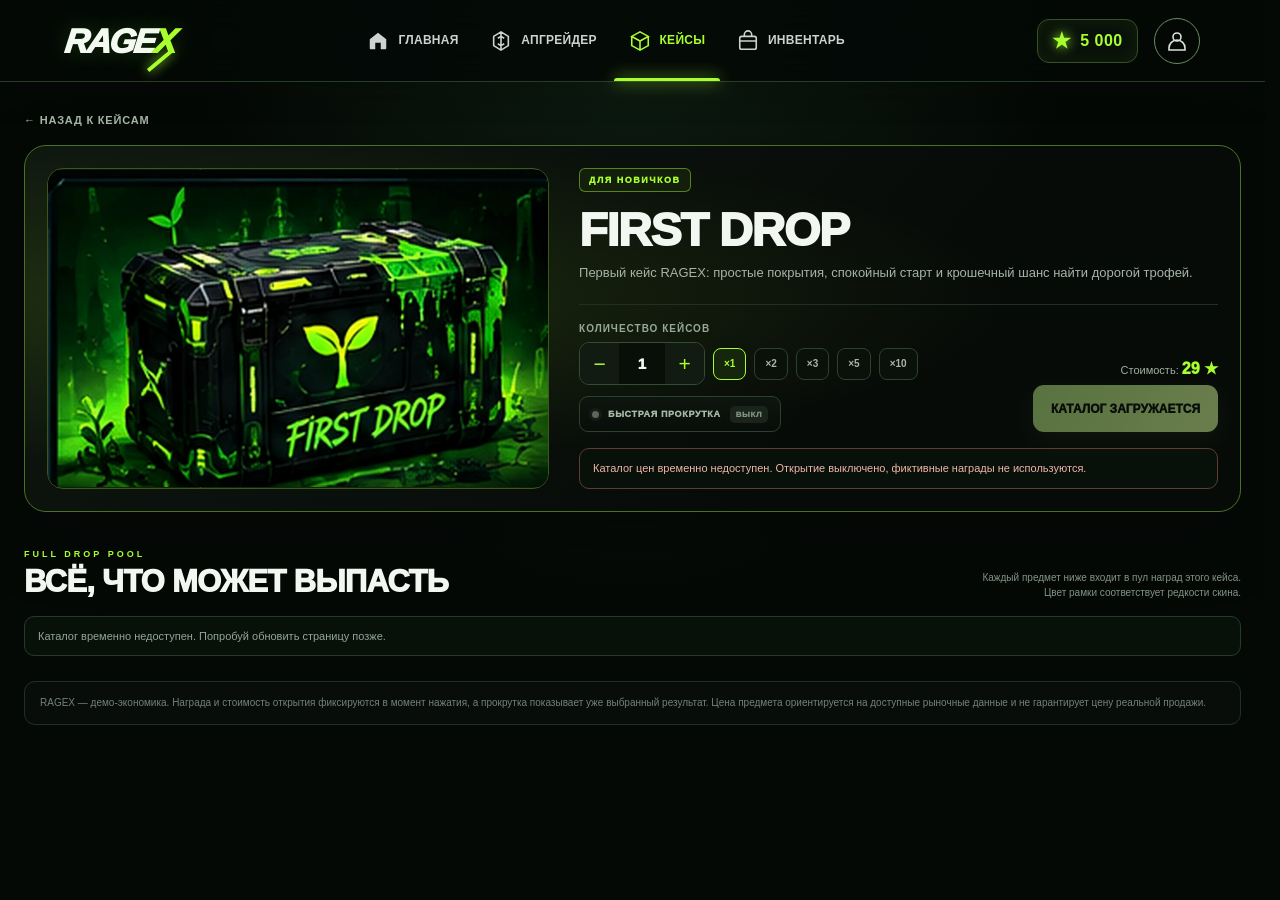
<file: case (1).html>
<!DOCTYPE html>
<html lang="ru">
<head>
<meta charset="UTF-8"><meta name="viewport" content="width=device-width,initial-scale=1"><meta name="theme-color" content="#050906">
<title>RAGEX — Открытие кейса</title>
<link rel="stylesheet" href="ragex-theme.css?v=20261011-case-spin-audio-v4">
<style>
:root{--bg:#050906;--green:#a8ff2e;--muted:#98a99a;--line:#293c2c;--text:#f3f7f1;--accent:#a8ff2e}
*{box-sizing:border-box}html{background:var(--bg);scroll-behavior:smooth}body{margin:0;min-height:100vh;background:radial-gradient(ellipse at 52% -7%,color-mix(in srgb,var(--accent) 15%,transparent),transparent 44%),var(--bg);color:var(--text);font-family:Inter,Arial,sans-serif}a{color:inherit;text-decoration:none}button,input{font:inherit}
.detail-page{max-width:1360px;margin:auto;padding:28px 24px 70px}.back-link{display:inline-flex;align-items:center;gap:8px;font-size:11px;letter-spacing:.8px;font-weight:900;color:#a6b6a7;margin-bottom:19px;transition:color .18s}.back-link:hover{color:var(--accent)}
.case-hero{display:grid;grid-template-columns:minmax(260px, .88fr) minmax(0,1.12fr);gap:30px;align-items:stretch;padding:22px;border:1px solid color-mix(in srgb,var(--accent) 32%,#1e2e21);border-radius:22px;background:radial-gradient(ellipse at 16% 42%,color-mix(in srgb,var(--accent) 12%,transparent),transparent 55%),linear-gradient(130deg,#0e160f,#070b08 68%);box-shadow:0 24px 70px #0004}
.case-art{min-height:275px;position:relative;display:grid;place-items:center;border-radius:16px;overflow:hidden;background:radial-gradient(ellipse at 50% 53%,color-mix(in srgb,var(--accent) 21%,transparent),transparent 62%),#050906;border:1px solid color-mix(in srgb,var(--accent) 24%,#172319)}.case-art:before,.case-art:after{content:"";position:absolute;width:75%;aspect-ratio:1;border:1px solid color-mix(in srgb,var(--accent) 15%,transparent);border-radius:50%;pointer-events:none}.case-art:after{width:58%}.case-art img{position:relative;z-index:1;width:100%;height:100%;max-height:370px;object-fit:contain;filter:drop-shadow(0 12px 34px color-mix(in srgb,var(--accent) 18%,transparent));animation:caseFloat 5.5s ease-in-out infinite}
.case-info{display:flex;flex-direction:column;justify-content:center;min-width:0}.case-tag{align-self:flex-start;border:1px solid color-mix(in srgb,var(--accent) 45%,transparent);border-radius:6px;padding:6px 9px;color:var(--accent);background:color-mix(in srgb,var(--accent) 7%,#080d09);font-size:9px;font-weight:1000;letter-spacing:1.5px}.case-name{margin:14px 0 8px;font-size:clamp(28px,4vw,47px);line-height:1.02;letter-spacing:-1.5px;font-weight:1000}.case-description{color:#a6b3a7;font-size:13px;line-height:1.7;margin:0 0 20px;max-width:650px}.opening-controls{display:grid;grid-template-columns:minmax(0,1fr) auto;align-items:end;gap:13px;margin-top:auto;padding-top:18px;border-top:1px solid #203124}.qty-label{display:block;font-size:10px;color:#98a999;font-weight:900;letter-spacing:1px;margin-bottom:8px}.qty-control{display:flex;align-items:center;gap:8px;flex-wrap:wrap}.qty-stepper{display:inline-flex;align-items:center;border:1px solid #344b35;border-radius:10px;background:#080f09;overflow:hidden;height:43px}.qty-stepper button{width:39px;height:100%;border:0;background:#111b12;color:var(--accent);font-size:21px;cursor:pointer}.qty-stepper input{width:46px;text-align:center;background:transparent;border:0;color:#f3f7f1;font-size:15px;font-weight:1000;outline:none;appearance:textfield}.qty-stepper input::-webkit-inner-spin-button,.qty-stepper input::-webkit-outer-spin-button{appearance:none;margin:0}.qty-chip{height:32px;padding:0 10px;border:1px solid #2d412f;border-radius:8px;background:#09110a;color:#a6b6a7;font-size:10px;font-weight:900;cursor:pointer}.qty-chip.active{border-color:var(--accent);color:var(--accent);background:color-mix(in srgb,var(--accent) 9%,#081009)}.open-action{min-width:185px;display:flex;flex-direction:column;align-items:stretch;gap:7px}.open-cost{font-size:11px;color:#a1b1a2;text-align:right}.open-cost strong{color:var(--accent);font-size:16px;font-weight:1000}.open-button{border:0;border-radius:11px;padding:13px 17px;background:linear-gradient(110deg,#8bea2b,#b6ff3e);color:#071006;min-height:47px;font-size:12px;font-weight:1000;cursor:pointer;box-shadow:0 8px 27px color-mix(in srgb,var(--accent) 10%,transparent);transition:transform .18s,filter .18s}.open-button:hover:not(:disabled){transform:translateY(-2px);filter:brightness(1.08)}.open-button:disabled{opacity:.5;cursor:not-allowed;filter:saturate(.5)}
.quick-spin-toggle{display:inline-flex;align-items:center;gap:9px;min-height:36px;margin-top:11px;padding:0 12px;border:1px solid #2b402e;border-radius:9px;background:linear-gradient(180deg,#0d160e,#080d09);color:#a7b8a8;font-size:9px;font-weight:1000;letter-spacing:.65px;cursor:pointer;transition:border-color .18s,background .18s,color .18s,box-shadow .18s}
.quick-spin-toggle .quick-dot{width:7px;height:7px;flex:0 0 7px;border-radius:50%;background:#59685a;box-shadow:0 0 0 3px #59685a20;transition:background .18s,box-shadow .18s}
.quick-spin-toggle .quick-state{padding:4px 6px;border-radius:5px;background:#1a241b;color:#829182;font-size:8px}
.quick-spin-toggle.active{border-color:#a8ff2e;color:#dfffc3;background:linear-gradient(180deg,#142211,#0b130a);box-shadow:0 0 20px #a8ff2e12}
.quick-spin-toggle.active .quick-dot{background:#a8ff2e;box-shadow:0 0 0 3px #a8ff2e1e,0 0 10px #a8ff2e}
.quick-spin-toggle.active .quick-state{background:#24391a;color:#a8ff2e}
.quick-spin-toggle:disabled{opacity:.45;cursor:not-allowed}
.catalog-message{margin:16px 0 0;padding:11px 13px;border:1px solid #263a29;border-radius:10px;background:#08100a;color:#94a598;font-size:11px;line-height:1.5}.catalog-message.ready{border-color:#36552f;color:#c4e4b4}.catalog-message.error{border-color:#603a34;color:#f0b5aa}
.reel-panel{display:none;margin-top:25px;border:1px solid color-mix(in srgb,var(--accent) 32%,#203123);border-radius:18px;padding:18px;background:linear-gradient(180deg,#0b130c,#060a07);overflow:hidden}.reel-panel.show{display:block;animation:fadeIn .28s ease}.reel-head{display:flex;justify-content:space-between;align-items:center;gap:10px;margin-bottom:14px}.reel-head h2{margin:0;font-size:15px;letter-spacing:.7px}.reel-head span{font-size:10px;color:#8fa092}.reel-list{display:grid;gap:10px}.reel-row{position:relative;border:1px solid #1e3022;border-radius:11px;padding:7px;background:#040705;overflow:hidden}.reel-window{position:relative;overflow:hidden;width:100%;height:108px;border-radius:7px}.reel-window:before{content:"";position:absolute;z-index:3;top:0;bottom:0;left:50%;width:2px;transform:translateX(-1px);background:var(--accent);box-shadow:0 0 12px var(--accent);pointer-events:none}.reel-window:after{content:"";position:absolute;z-index:3;top:0;left:calc(50% - 6px);width:0;height:0;border-left:6px solid transparent;border-right:6px solid transparent;border-top:8px solid var(--accent);filter:drop-shadow(0 0 4px var(--accent));pointer-events:none}.reel-track{display:flex;align-items:stretch;gap:8px;height:100%;width:max-content;transform:translateX(0)}.reel-cell{position:relative;flex:0 0 135px;width:135px;height:100%;display:flex;flex-direction:column;align-items:center;justify-content:center;border:1px solid color-mix(in srgb,var(--rarity,#89958d) 60%,#18211a);border-radius:7px;background:radial-gradient(ellipse at 50% 20%,color-mix(in srgb,var(--rarity,#89958d) 22%,transparent),transparent 72%),linear-gradient(180deg,#111711,#070b08);padding:6px;overflow:hidden}.reel-cell img{width:100%;height:68px;object-fit:contain;filter:drop-shadow(0 5px 9px color-mix(in srgb,var(--rarity,#89958d) 20%,transparent))}.reel-cell small{max-width:100%;margin-top:4px;font-size:8px;color:#c8d4c8;white-space:nowrap;overflow:hidden;text-overflow:ellipsis}.reel-cell.winner{border-color:var(--rarity);box-shadow:0 0 0 1px var(--rarity),0 0 28px color-mix(in srgb,var(--rarity) 34%,transparent)}
.result-summary{display:none;margin-top:18px;padding-top:17px;border-top:1px solid #223526}.result-summary.show{display:block;animation:fadeIn .25s ease}.result-title{margin:0 0 12px;font-size:13px;font-weight:1000;color:var(--accent)}.result-grid{display:grid;grid-template-columns:repeat(auto-fit,minmax(150px,1fr));gap:10px}.result-card{--rarity:#89958d;border:1px solid color-mix(in srgb,var(--rarity) 65%,#1a241d);border-radius:11px;padding:10px;background:radial-gradient(ellipse at 50% 0,color-mix(in srgb,var(--rarity) 18%,transparent),transparent 74%),#080d09;text-align:center}.result-card img{width:100%;height:83px;object-fit:contain}.result-card strong{display:block;font-size:10px;line-height:1.4;color:#e4ece3}.result-card span{display:block;margin-top:6px;font-size:12px;font-weight:1000;color:var(--rarity)}.result-actions{display:flex;justify-content:flex-end;gap:9px;flex-wrap:wrap;margin-top:13px}.secondary-action{border:1px solid #344a36;background:#0a130b;color:#c5d5c4;border-radius:9px;padding:11px 14px;font-size:10px;font-weight:1000;cursor:pointer}.primary-action{border:0;background:var(--green);color:#071006;border-radius:9px;padding:11px 14px;font-size:10px;font-weight:1000;cursor:pointer}
.drop-section{margin-top:37px}.section-title-row{display:flex;align-items:end;justify-content:space-between;gap:15px;margin-bottom:15px}.section-eyebrow{font-size:9px;letter-spacing:3px;color:var(--accent);font-weight:900;text-transform:uppercase}.section-title{margin:5px 0 0;font-size:clamp(23px,3vw,31px);letter-spacing:-.7px;font-weight:1000}.section-caption{color:#839386;font-size:10px;line-height:1.5;max-width:270px;text-align:right}.drop-grid{display:grid;grid-template-columns:repeat(5,minmax(0,1fr));gap:11px}.loot-card{--rarity:#89958d;position:relative;isolation:isolate;min-width:0;overflow:hidden;border:1px solid color-mix(in srgb,var(--rarity) 65%,#1d2a20);border-radius:12px;background:linear-gradient(160deg,color-mix(in srgb,var(--rarity) 7%,#0d130e),#070b08 77%);padding:10px;transition:transform .18s,border-color .18s,box-shadow .18s}.loot-card:before{content:"";position:absolute;z-index:-1;inset:0;background:radial-gradient(ellipse at 50% 0,color-mix(in srgb,var(--rarity) 24%,transparent),transparent 71%);opacity:.85}.loot-card:hover{transform:translateY(-3px);box-shadow:0 9px 23px color-mix(in srgb,var(--rarity) 15%,transparent),inset 0 0 20px color-mix(in srgb,var(--rarity) 8%,transparent)}.loot-rarity{display:flex;align-items:center;gap:5px;margin-bottom:4px;color:var(--rarity);font-size:8px;font-weight:1000;letter-spacing:.6px;text-transform:uppercase}.loot-rarity:before{content:"";width:5px;height:5px;border-radius:50%;background:var(--rarity);box-shadow:0 0 8px var(--rarity);flex:0 0 5px}.loot-rarity,.loot-image,.loot-name,.loot-wear,.loot-price{position:relative;z-index:1}.loot-image{position:relative;width:100%;height:82px;display:grid;place-items:center;overflow:hidden;isolation:isolate}.loot-card .loot-image img{position:relative!important;inset:auto!important;display:block;width:100%!important;height:100%!important;max-width:100%;max-height:100%;object-fit:contain;z-index:1;filter:drop-shadow(0 7px 11px color-mix(in srgb,var(--rarity) 24%,transparent))}.loot-name{position:relative;z-index:2;font-size:10px;font-weight:850;line-height:1.4;min-height:29px;overflow-wrap:anywhere;color:#dce6db}.loot-wear{position:relative;z-index:2;font-size:8px;color:#718273;margin-top:3px}.loot-price{position:relative;z-index:2;margin-top:8px;padding-top:8px;border-top:1px solid color-mix(in srgb,var(--rarity) 25%,#18251b);display:flex;align-items:baseline;justify-content:space-between;gap:5px}.loot-price strong{font-size:13px;font-weight:1000;color:var(--rarity);white-space:nowrap}.loot-price span{font-size:8px;color:#819081}
.empty-state{padding:26px 15px;border:1px dashed #2e4331;border-radius:12px;text-align:center;color:#94a194;font-size:12px;grid-column:1/-1}.bottom-note{margin-top:25px;padding:13px 15px;border:1px solid #203124;border-radius:11px;background:#080d09;color:#738276;font-size:10px;line-height:1.6}
@keyframes caseFloat{0%,100%{transform:translateY(0)}50%{transform:translateY(-7px)}}@keyframes fadeIn{from{opacity:0;transform:translateY(5px)}to{opacity:1;transform:none}}
@media(max-width:1100px){.drop-grid{grid-template-columns:repeat(4,minmax(0,1fr))}.case-hero{gap:20px}.case-art{min-height:240px}}
@media(max-width:780px){.detail-page{padding:22px 14px 50px}.case-hero{grid-template-columns:1fr;padding:14px;gap:18px}.case-art{min-height:185px;max-height:235px}.case-art img{max-height:235px}.case-name{font-size:34px;margin-top:11px}.case-description{font-size:12px;margin-bottom:17px}.opening-controls{grid-template-columns:1fr}.open-action{width:100%}.open-cost{text-align:left}.open-button{width:100%}.drop-grid{grid-template-columns:repeat(3,minmax(0,1fr))}.section-caption{max-width:180px}.reel-panel{padding:12px}.reel-head h2{font-size:12px}}
@media(max-width:480px){.drop-grid{grid-template-columns:repeat(2,minmax(0,1fr));gap:8px}.loot-card{padding:8px}.loot-card .loot-image{height:70px}.loot-card .loot-image img{width:100%!important;height:100%!important;object-fit:contain}.loot-name{font-size:9px}.section-title-row{display:block}.section-caption{text-align:left;max-width:none;margin-top:7px}.qty-chip{padding:0 8px}.reel-cell{flex-basis:112px;width:112px}.reel-window{height:100px}.reel-cell img{height:60px}}
@media(prefers-reduced-motion:reduce){*,*:before,*:after{animation-duration:.01ms!important;transition-duration:.01ms!important;scroll-behavior:auto!important}}

</style>
</head>
<body>
<header class="site-header">
  <a class="logo" href="index.html" aria-label="RAGEX — главная">RAGE<span class="x">X</span></a>
  <nav class="nav" aria-label="Основная навигация">
    <a href="index.html"><svg viewBox="0 0 24 24" aria-hidden="true"><path d="m3 10 9-7 9 7v10a1 1 0 0 1-1 1h-5v-7h-6v7H4a1 1 0 0 1-1-1z" fill="currentColor" stroke="none"/></svg>ГЛАВНАЯ</a>
    <a href="upgrade.html"><svg viewBox="0 0 24 24" aria-hidden="true"><path d="M12 2 20 7v10l-8 5-8-5V7zM12 2v20M8.5 9 12 7l3.5 2M8.5 15 12 17l3.5-2"/></svg>АПГРЕЙДЕР</a>
    <a class="active" href="cases.html" aria-current="page"><svg viewBox="0 0 24 24" aria-hidden="true"><path d="m12 2 9 5-9 5-9-5zM3 7v10l9 5 9-5V7M12 12v10"/></svg>КЕЙСЫ</a>
    <a href="inventory.html"><svg viewBox="0 0 24 24" aria-hidden="true"><rect x="3" y="7" width="18" height="14" rx="2"/><path d="M8 7V5a4 4 0 0 1 8 0v2M3 12h18"/></svg>ИНВЕНТАРЬ</a>
  </nav>
  <div class="header-actions"><div class="balance" aria-label="Общий демо-баланс сайта"><span class="star">★</span><strong id="balance">5 000</strong></div><a class="profile" href="inventory.html" aria-label="Открыть инвентарь"><svg viewBox="0 0 24 24" aria-hidden="true"><circle cx="12" cy="8" r="4"/><path d="M4 21v-2a8 8 0 0 1 16 0v2z"/></svg></a></div>
</header>
<main class="detail-page" id="detailPage" style="--accent:#a8ff2e">
  <a class="back-link" href="cases.html">← НАЗАД К КЕЙСАМ</a>
  <section class="case-hero" id="caseHero">
    <div class="case-art"><img id="caseImage" src="case-first-drop.webp" alt="Изображение кейса"></div>
    <div class="case-info">
      <span class="case-tag" id="caseTag">RAGEX CASE</span>
      <h1 class="case-name" id="caseName">ЗАГРУЖАЕМ КЕЙС…</h1>
      <p class="case-description" id="caseDescription">Подключаем каталог предметов, чтобы показать реальные награды.</p>
      <div class="opening-controls">
        <div>
          <span class="qty-label">КОЛИЧЕСТВО КЕЙСОВ</span>
          <div class="qty-control">
            <div class="qty-stepper"><button type="button" id="qtyMinus" aria-label="Уменьшить количество">−</button><input id="qtyInput" type="number" min="1" max="10" value="1" inputmode="numeric" aria-label="Количество кейсов"><button type="button" id="qtyPlus" aria-label="Увеличить количество">+</button></div>
            <button class="qty-chip active" data-qty="1" type="button">×1</button><button class="qty-chip" data-qty="2" type="button">×2</button><button class="qty-chip" data-qty="3" type="button">×3</button><button class="qty-chip" data-qty="5" type="button">×5</button><button class="qty-chip" data-qty="10" type="button">×10</button>
          </div>
          <button class="quick-spin-toggle" id="quickSpinToggle" type="button" aria-pressed="false" title="Переключить скорость анимации кейса"><span class="quick-dot"></span><span>БЫСТРАЯ ПРОКРУТКА</span><span class="quick-state" id="quickSpinState">ВЫКЛ</span></button>
        </div>
        <div class="open-action"><div class="open-cost">Стоимость: <strong id="totalCost">29 ★</strong></div><button class="open-button" id="openButton" type="button" disabled>ЗАГРУЗКА КАТАЛОГА…</button></div>
      </div>
      <div class="catalog-message" id="catalogMessage" role="status" aria-live="polite">Загружаем рыночный каталог…</div>
    </div>
  </section>
  <section class="reel-panel" id="reelPanel" aria-live="polite">
    <div class="reel-head"><h2 id="reelTitle">ПРОКРУТКА ДРОПА</h2><span id="reelStatus">Удачи!</span></div>
    <div class="reel-list" id="reelList"></div>
    <div class="result-summary" id="resultSummary"><h3 class="result-title">ПОЛУЧЕННЫЕ ПРЕДМЕТЫ</h3><div class="result-grid" id="resultGrid"></div><div class="result-actions"><button class="secondary-action" id="openAgainButton" type="button">ОТКРЫТЬ ЕЩЁ</button><a class="primary-action" href="inventory.html">ПЕРЕЙТИ В ИНВЕНТАРЬ ↗</a></div></div>
  </section>
  <section class="drop-section" id="dropSection">
    <div class="section-title-row"><div><div class="section-eyebrow">FULL DROP POOL</div><h2 class="section-title">ВСЁ, ЧТО МОЖЕТ ВЫПАСТЬ</h2></div><div class="section-caption" id="dropCaption">Каждый предмет ниже входит в пул наград этого кейса. Цвет рамки соответствует редкости скина.</div></div>
    <div class="catalog-message" id="dropLoading">Готовим список возможных предметов…</div>
    <div class="drop-grid" id="dropGrid"></div>
  </section>
  <div class="bottom-note">RAGEX — демо-экономика. Награда и стоимость открытия фиксируются в момент нажатия, а прокрутка показывает уже выбранный результат. Цена предмета ориентируется на доступные рыночные данные и не гарантирует цену реальной продажи.</div>
</main>
<audio id="caseSpinSound" src="upgrade-spin.mp3" preload="auto"></audio>
<audio id="caseWinSound" src="https://assets.mixkit.co/active_storage/sfx/3057/3057-preview.mp3" preload="auto"></audio>
<audio id="caseLoseSound" src="https://assets.mixkit.co/active_storage/sfx/3116/3116-preview.mp3" preload="auto"></audio>
<script src="ragex-store.js?v=20261011-case-spin-audio-v4"></script>
<script src="ragex-prices.js?v=20261011-case-spin-audio-v4"></script>
<script src="ragex-cases.js?v=20261011-case-spin-audio-v4"></script>
<script>
'use strict';
const system = window.RagexCaseSystem;
const caseId = new URLSearchParams(location.search).get('case') || new URLSearchParams(location.search).get('id') || '';
const box = system.cases.find(item => item.id === caseId) || system.cases[0];
let dropTable = null;
let allDrops = [];
let catalogReady = false;
let opening = false;
let quickSpin = (()=>{try{return localStorage.getItem('ragexCaseQuickSpin')==='true'}catch(_){return false}})();
let lastRewards = [];
const $ = id => document.getElementById(id);
const fmt = system.fmt;
const safe = system.escapeHTML;
const itemImageURL = item => system.safeImage(item && item.image);
function renderBalance(){const store=window.RagexStore;if(store)$('balance').textContent=fmt(store.getBalance())}
window.addEventListener('ragex:change',renderBalance);renderBalance();
function rarityCss(item){return system.rarityColor(item)}
function rarityLabel(item){return system.rarityName(item)}
function imageHTML(item){const image=itemImageURL(item);return image?`<img src="${safe(image)}" alt="${safe(item.name)}" loading="lazy">`:''}
function setMessage(text,state=''){const el=$('catalogMessage');el.textContent=text;el.className='catalog-message'+(state?' '+state:'')}
function clampQty(value){return Math.max(1,Math.min(10,Math.floor(Number(value)||1)))}
function getQty(){return clampQty($('qtyInput').value)}
function setQty(value){const qty=clampQty(value);$('qtyInput').value=qty;document.querySelectorAll('.qty-chip').forEach(button=>button.classList.toggle('active',Number(button.dataset.qty)===qty));$('totalCost').textContent=`${fmt(qty*box.price)} ★`;updateOpenButton()}
function updateOpenButton(){const qty=getQty();$('totalCost').textContent=`${fmt(qty*box.price)} ★`;const store=window.RagexStore;const enough=store&&store.getBalance()>=qty*box.price;const possible=catalogReady&&dropTable&&allDrops.length>0&&!opening;$('openButton').disabled=!possible||!enough;$('openButton').textContent=opening?'ПРОКРУТКА…':!catalogReady?'КАТАЛОГ ЗАГРУЖАЕТСЯ':!enough?'НЕДОСТАТОЧНО ★':'ОТКРЫТЬ ЗА '+fmt(qty*box.price)+' ★';$('qtyInput').disabled=opening;document.querySelectorAll('.qty-chip,#qtyMinus,#qtyPlus').forEach(el=>el.disabled=opening);const quick=$('quickSpinToggle');if(quick){quick.disabled=opening;quick.classList.toggle('active',quickSpin);quick.setAttribute('aria-pressed',String(quickSpin));$('quickSpinState').textContent=quickSpin?'ВКЛ':'ВЫКЛ'}}
function themedRarityItem(item,extra=''){const rarity=rarityCss(item);return `<article class="loot-card ${extra}" style="--rarity:${rarity}" title="${safe(item.name)}"><div class="loot-rarity">${safe(rarityLabel(item))}</div><div class="loot-image">${imageHTML(item)}</div><div class="loot-name">${safe(item.name)}</div><div class="loot-wear">${safe(item.weaponName||(item.weapon&&item.weapon.name)||'CS2 skin')}</div><div class="loot-price"><strong>${fmt(item.value)} ★</strong><span>цена</span></div></article>`}
function renderDropPool(){if(!dropTable){$('dropGrid').innerHTML='';$('dropLoading').textContent='Список наград появится после подтверждения каталога и цен.';return}allDrops=system.allDropItems(dropTable);$('dropLoading').style.display='none';$('dropGrid').innerHTML=allDrops.length?allDrops.map(item=>themedRarityItem(item)).join(''):'<div class="empty-state">Для этого кейса не найдено подтверждённых предметов.</div>';$('dropCaption').textContent=`${fmt(allDrops.length)} возможных предметов · цвет карточки соответствует редкости.`}
function randomFrom(pool){return pool[Math.floor(Math.random()*pool.length)]}
function buildCell(item,isWinner=false){return `<div class="reel-cell${isWinner?' winner':''}" style="--rarity:${rarityCss(item)}" ${isWinner?'data-winner="true"':''}>${imageHTML(item)}<small>${safe(item.name)}</small></div>`}
function buildReel(reward,index){const pool=allDrops.length?allDrops:system.getCatalog();const track=document.createElement('div');track.className='reel-track';let html='';for(let i=0;i<22;i++)html+=buildCell(randomFrom(pool),false);html+=buildCell(reward,true);for(let i=0;i<6;i++)html+=buildCell(randomFrom(pool),false);track.innerHTML=html;const row=document.createElement('div');row.className='reel-row';const win=safe(reward.name);row.innerHTML=`<div class="reel-window" aria-label="Прокрутка награды ${win}"></div>`;row.querySelector('.reel-window').appendChild(track);$('reelList').appendChild(row);return{row,window:row.querySelector('.reel-window'),track,target:track.querySelector('[data-winner="true"]'),index}}
const REEL_DURATION_NORMAL = 5150;
const REEL_DURATION_QUICK = 1350;
const REEL_STAGGER_NORMAL = 115;
const REEL_STAGGER_QUICK = 65;
function animateReel(reel,delay,duration){return new Promise(resolve=>{
  let finished=false,animation=null,failSafe=null;
  duration=Number.isFinite(duration)?duration:REEL_DURATION_NORMAL;
  let finalX=0;
  const finish=()=>{
    if(finished)return;finished=true;
    if(failSafe)clearTimeout(failSafe);
    // Commit the exact final position before removing the Web Animation effect.
    reel.track.style.transform=`translate3d(${finalX}px,0,0)`;
    if(animation){try{animation.cancel()}catch(_){}}
    reel.track.style.willChange='';
    reel.target.classList.add('winner');
    resolve();
  };
  const start=()=>{
    try{
      reel.track.style.transition='none';
      reel.track.style.transform='translate3d(0px,0,0)';
      reel.track.style.willChange='transform';
      // Force layout with the reel visible, then compute the target against the actual window centre.
      void reel.track.getBoundingClientRect().width;
      const winRect=reel.window.getBoundingClientRect();
      const targetRect=reel.target.getBoundingClientRect();
      const offset=(targetRect.left+targetRect.width/2)-(winRect.left+winRect.width/2);
      const distance=Math.round(offset);
      finalX=-distance;
      if(!Number.isFinite(finalX)||winRect.width<=0||targetRect.width<=0){throw new Error('Reel has no measurable layout');}
      // Web Animations API avoids CSS transition batching issues where the track stays still.
      animation=reel.track.animate(
        [{transform:'translate3d(0px,0,0)'},{transform:`translate3d(${finalX}px,0,0)`}],
        {duration,easing:'cubic-bezier(.08,.72,.1,1)',fill:'forwards'}
      );
      animation.onfinish=finish;
      failSafe=setTimeout(finish,duration+700);
    }catch(error){
      console.error('RAGEX case reel animation error',error);
      // Fallback to a CSS transform animation if Web Animations is unavailable.
      try{
        reel.track.style.transition='none';reel.track.style.transform='translate3d(0px,0,0)';void reel.track.offsetWidth;
        reel.track.style.transition=`transform ${duration}ms cubic-bezier(.08,.72,.1,1)`;
        requestAnimationFrame(()=>{reel.track.style.transform=`translate3d(${finalX}px,0,0)`;});
        failSafe=setTimeout(finish,duration+700);
      }catch(_){finish()}
    }
  };
  setTimeout(()=>requestAnimationFrame(()=>requestAnimationFrame(start)),Math.max(0,delay||0));
})}
function soundsEnabled(){try{return localStorage.getItem('ragexSoundEnabled')!=='false'}catch(_){return true}}
function startCaseSpinSound(totalDuration){
  const audio=$('caseSpinSound');
  if(!audio||!soundsEnabled())return;
  try{
    audio.pause();audio.currentTime=0;audio.loop=false;audio.volume=0.58;
    // The spin cue is shorter than the reel by default. Slow the file down to match
    // the complete visual animation, including the stagger between multiple reels.
    const sourceDuration=(Number.isFinite(audio.duration)&&audio.duration>0)?audio.duration:3.68325;
    const setRate=()=>{try{const d=(Number.isFinite(audio.duration)&&audio.duration>0)?audio.duration:sourceDuration;const targetSeconds=Math.max(.25,totalDuration/1000);audio.playbackRate=Math.max(.5,Math.min(4,d/targetSeconds));}catch(_){}};
    setRate();
    if(!Number.isFinite(audio.duration)||audio.duration===Infinity){audio.addEventListener('loadedmetadata',setRate,{once:true});}
    const p=audio.play();if(p&&typeof p.catch==='function')p.catch(()=>console.warn('Case spin audio playback was blocked'));
  }catch(error){console.warn('Case spin sound unavailable',error)}
}
function stopCaseSpinSound(){const audio=$('caseSpinSound');if(!audio)return;try{audio.pause();audio.currentTime=0;audio.loop=false;audio.playbackRate=1}catch(_){}}
function playCaseOutcomeSound(rewards,totalCost){
  if(!soundsEnabled()||!Array.isArray(rewards)||!rewards.length)return;
  const rewardTotal=rewards.reduce((sum,item)=>sum+Math.max(0,Number(item.value)||0),0);
  const won=rewardTotal>=totalCost;
  const audio=$(won?'caseWinSound':'caseLoseSound');
  if(!audio)return;
  try{
    ['caseWinSound','caseLoseSound'].forEach(id=>{const a=$(id);if(a){a.pause();a.currentTime=0}});
    audio.loop=false;audio.volume=.7;
    const p=audio.play();if(p&&typeof p.catch==='function')p.catch(()=>console.warn('Case result audio playback was blocked'));
  }catch(error){console.warn('Case result sound unavailable',error)}
}
function showResult(rewards){$('reelTitle').textContent=rewards.length===1?'ПРЕДМЕТ ВЫПАЛ':'ВЫПАЛО ПРЕДМЕТОВ: '+rewards.length;$('reelStatus').textContent='Результат зачислен в инвентарь';$('resultGrid').innerHTML=rewards.map(item=>`<div class="result-card" style="--rarity:${rarityCss(item)}">${imageHTML(item)}<strong>${safe(item.name)}</strong><span>${fmt(item.value)} ★</span></div>`).join('');$('resultSummary').classList.add('show');$('openAgainButton').textContent='ОТКРЫТЬ ЕЩЁ';$('openAgainButton').disabled=false}
async function openCases(){if(opening||!catalogReady||!dropTable)return;const qty=getQty();const total=qty*box.price;const store=window.RagexStore;if(!store){setMessage('Общая логика баланса не загрузилась. Обнови страницу.','error');return}if(store.getBalance()<total){setMessage(`Не хватает ${fmt(total-store.getBalance())} ★ для открытия выбранного количества.`,'error');updateOpenButton();return}const rewards=[];for(let i=0;i<qty;i++){const chosen=system.pickReward(box,dropTable);if(!chosen){setMessage('Не удалось выбрать награду из доступного пула. Попробуй позже.','error');return}rewards.push(chosen)}
  // Commit the transaction before animation to prevent refreshing the page from refunding the opening.
  if(!store.spendBalance(total)){setMessage('Баланс изменился. Проверь сумму и попробуй снова.','error');updateOpenButton();return}
  const now=Date.now();const owned=rewards.map((item,index)=>({...item,id:`case-${box.id}-${now}-${index}-${Math.random().toString(36).slice(2,8)}`,demo:false,source:'case',caseName:box.name,caseCost:box.price,openedAt:now}));
  const inv=store.getInventory();store.setInventory([...inv,...owned]);lastRewards=rewards;opening=true;$('reelPanel').classList.add('show');$('resultSummary').classList.remove('show');$('reelList').innerHTML='';$('reelTitle').textContent=qty===1?'ПРОКРУТКА ДРОПА':`ПРОКРУТКА ДРОПА · ${qty} КЕЙСОВ`;$('reelStatus').textContent='Определяем, что выпало…';setMessage('Ставка списана, результаты уже сохранены. Прокрутка показывает полученные предметы.','ready');updateOpenButton();
  const reels=rewards.map((reward,index)=>buildReel(reward,index));
  const reelDuration=quickSpin?REEL_DURATION_QUICK:REEL_DURATION_NORMAL;
  const stagger=quickSpin?REEL_STAGGER_QUICK:REEL_STAGGER_NORMAL;
  const spinDuration=reelDuration+Math.max(0,reels.length-1)*stagger;
  startCaseSpinSound(spinDuration);
  try{await Promise.all(reels.map((reel,index)=>animateReel(reel,index*stagger,reelDuration)));}
  finally{stopCaseSpinSound();}
  showResult(rewards);playCaseOutcomeSound(rewards,total);opening=false;updateOpenButton();$('reelStatus').textContent='Готово';setMessage(`Открытие завершено. ${qty===1?'Предмет добавлен':`Все ${qty} предметов добавлены`} в общий инвентарь.`,'ready');$('reelPanel').scrollIntoView({behavior:'smooth',block:'center'});
}
function setup(){document.title=`RAGEX — ${box.name}`;document.documentElement.style.setProperty('--accent',box.accent);$('detailPage').style.setProperty('--accent',box.accent);$('caseImage').src=box.image;$('caseImage').alt=box.name;$('caseTag').textContent=box.tag;$('caseName').textContent=box.name;$('caseDescription').textContent=box.desc;$('totalCost').textContent=`${fmt(box.price)} ★`;setQty(1);$('qtyMinus').addEventListener('click',()=>setQty(getQty()-1));$('qtyPlus').addEventListener('click',()=>setQty(getQty()+1));$('qtyInput').addEventListener('input',()=>setQty($('qtyInput').value));document.querySelectorAll('.qty-chip').forEach(button=>button.addEventListener('click',()=>setQty(button.dataset.qty)));$('openButton').addEventListener('click',openCases);$('openAgainButton').addEventListener('click',()=>{if(opening)return;openCases();});$('quickSpinToggle').addEventListener('click',()=>{if(opening)return;quickSpin=!quickSpin;try{localStorage.setItem('ragexCaseQuickSpin',String(quickSpin))}catch(_){}updateOpenButton();setMessage(quickSpin?'Быстрая прокрутка включена: рулетка завершится быстрее.':'Обычная прокрутка включена: полная анимация кейса.','ready')});window.addEventListener('ragex:change',updateOpenButton);updateOpenButton();}
setup();
setMessage('Подключаем каталог скинов и подтверждаем цены…');
system.loadCatalog().then(result=>{if(!result.ok){catalogReady=false;setMessage('Каталог цен временно недоступен. Открытие выключено, фиктивные награды не используются.','error');$('dropLoading').textContent='Каталог временно недоступен. Попробуй обновить страницу позже.';updateOpenButton();return}catalogReady=true;dropTable=system.makeDropTable(box);allDrops=system.allDropItems(dropTable);if(!dropTable||!allDrops.length){catalogReady=false;setMessage('Для этого кейса пока не удалось сформировать пул наград дешевле цены открытия.','error');updateOpenButton();renderDropPool();return}setMessage(`Каталог готов · ${fmt(allDrops.length)} возможных предметов в этом кейсе.`,'ready');renderDropPool();updateOpenButton();});
</script>
<script src="ragex-theme.js?v=20261011-case-spin-audio-v4"></script>
</body>
</html>
</file>
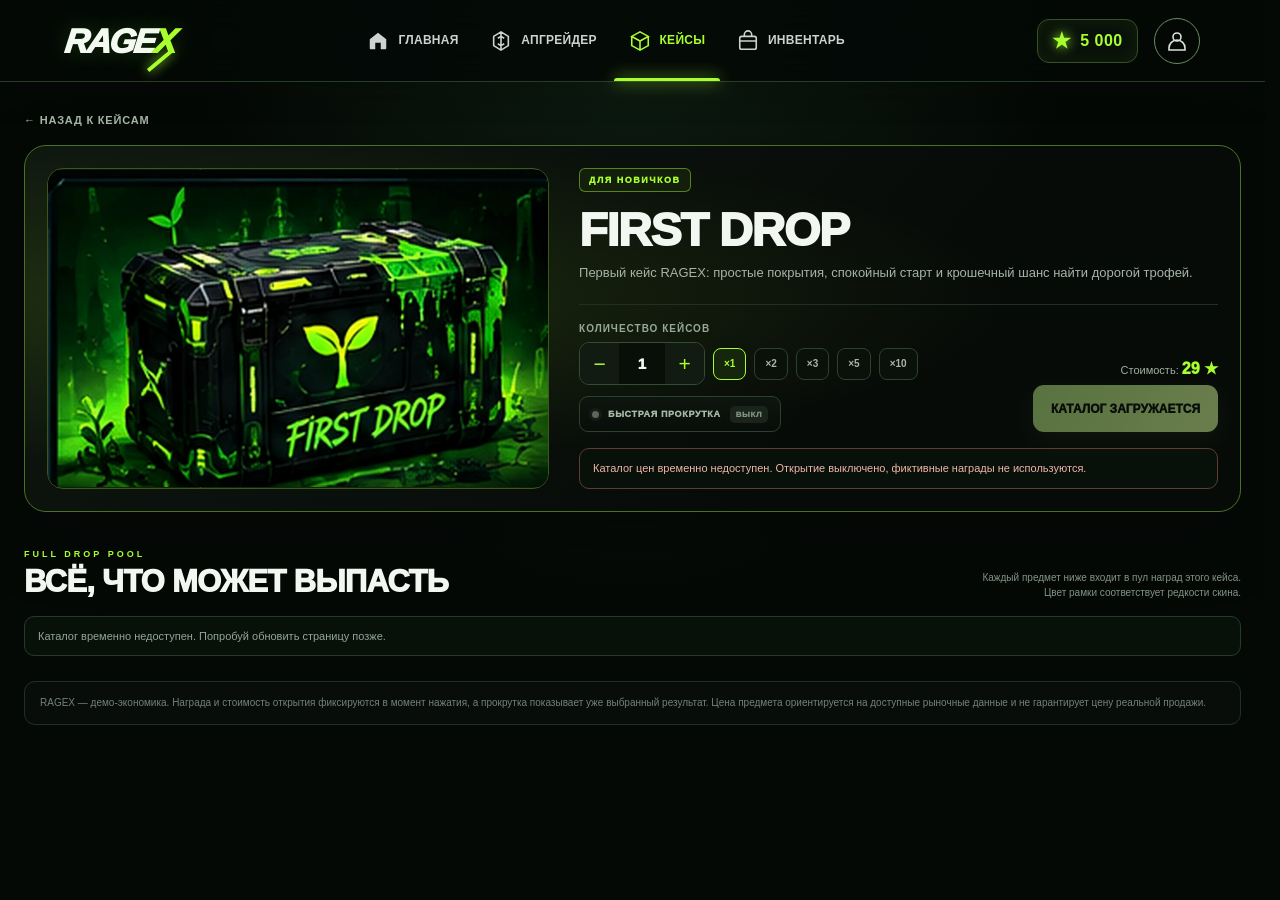
<file: case.html>
<!DOCTYPE html>
<html lang="ru">
<head>
<meta charset="UTF-8"><meta name="viewport" content="width=device-width,initial-scale=1"><meta name="theme-color" content="#050906">
<title>RAGEX — Открытие кейса</title>
<link rel="stylesheet" href="ragex-theme.css?v=20261011-case-spin-audio-v4">
<style>
:root{--bg:#050906;--green:#a8ff2e;--muted:#98a99a;--line:#293c2c;--text:#f3f7f1;--accent:#a8ff2e}
*{box-sizing:border-box}html{background:var(--bg);scroll-behavior:smooth}body{margin:0;min-height:100vh;background:radial-gradient(ellipse at 52% -7%,color-mix(in srgb,var(--accent) 15%,transparent),transparent 44%),var(--bg);color:var(--text);font-family:Inter,Arial,sans-serif}a{color:inherit;text-decoration:none}button,input{font:inherit}
.detail-page{max-width:1360px;margin:auto;padding:28px 24px 70px}.back-link{display:inline-flex;align-items:center;gap:8px;font-size:11px;letter-spacing:.8px;font-weight:900;color:#a6b6a7;margin-bottom:19px;transition:color .18s}.back-link:hover{color:var(--accent)}
.case-hero{display:grid;grid-template-columns:minmax(260px, .88fr) minmax(0,1.12fr);gap:30px;align-items:stretch;padding:22px;border:1px solid color-mix(in srgb,var(--accent) 32%,#1e2e21);border-radius:22px;background:radial-gradient(ellipse at 16% 42%,color-mix(in srgb,var(--accent) 12%,transparent),transparent 55%),linear-gradient(130deg,#0e160f,#070b08 68%);box-shadow:0 24px 70px #0004}
.case-art{min-height:275px;position:relative;display:grid;place-items:center;border-radius:16px;overflow:hidden;background:radial-gradient(ellipse at 50% 53%,color-mix(in srgb,var(--accent) 21%,transparent),transparent 62%),#050906;border:1px solid color-mix(in srgb,var(--accent) 24%,#172319)}.case-art:before,.case-art:after{content:"";position:absolute;width:75%;aspect-ratio:1;border:1px solid color-mix(in srgb,var(--accent) 15%,transparent);border-radius:50%;pointer-events:none}.case-art:after{width:58%}.case-art img{position:relative;z-index:1;width:100%;height:100%;max-height:370px;object-fit:contain;filter:drop-shadow(0 12px 34px color-mix(in srgb,var(--accent) 18%,transparent));animation:caseFloat 5.5s ease-in-out infinite}
.case-info{display:flex;flex-direction:column;justify-content:center;min-width:0}.case-tag{align-self:flex-start;border:1px solid color-mix(in srgb,var(--accent) 45%,transparent);border-radius:6px;padding:6px 9px;color:var(--accent);background:color-mix(in srgb,var(--accent) 7%,#080d09);font-size:9px;font-weight:1000;letter-spacing:1.5px}.case-name{margin:14px 0 8px;font-size:clamp(28px,4vw,47px);line-height:1.02;letter-spacing:-1.5px;font-weight:1000}.case-description{color:#a6b3a7;font-size:13px;line-height:1.7;margin:0 0 20px;max-width:650px}.opening-controls{display:grid;grid-template-columns:minmax(0,1fr) auto;align-items:end;gap:13px;margin-top:auto;padding-top:18px;border-top:1px solid #203124}.qty-label{display:block;font-size:10px;color:#98a999;font-weight:900;letter-spacing:1px;margin-bottom:8px}.qty-control{display:flex;align-items:center;gap:8px;flex-wrap:wrap}.qty-stepper{display:inline-flex;align-items:center;border:1px solid #344b35;border-radius:10px;background:#080f09;overflow:hidden;height:43px}.qty-stepper button{width:39px;height:100%;border:0;background:#111b12;color:var(--accent);font-size:21px;cursor:pointer}.qty-stepper input{width:46px;text-align:center;background:transparent;border:0;color:#f3f7f1;font-size:15px;font-weight:1000;outline:none;appearance:textfield}.qty-stepper input::-webkit-inner-spin-button,.qty-stepper input::-webkit-outer-spin-button{appearance:none;margin:0}.qty-chip{height:32px;padding:0 10px;border:1px solid #2d412f;border-radius:8px;background:#09110a;color:#a6b6a7;font-size:10px;font-weight:900;cursor:pointer}.qty-chip.active{border-color:var(--accent);color:var(--accent);background:color-mix(in srgb,var(--accent) 9%,#081009)}.open-action{min-width:185px;display:flex;flex-direction:column;align-items:stretch;gap:7px}.open-cost{font-size:11px;color:#a1b1a2;text-align:right}.open-cost strong{color:var(--accent);font-size:16px;font-weight:1000}.open-button{border:0;border-radius:11px;padding:13px 17px;background:linear-gradient(110deg,#8bea2b,#b6ff3e);color:#071006;min-height:47px;font-size:12px;font-weight:1000;cursor:pointer;box-shadow:0 8px 27px color-mix(in srgb,var(--accent) 10%,transparent);transition:transform .18s,filter .18s}.open-button:hover:not(:disabled){transform:translateY(-2px);filter:brightness(1.08)}.open-button:disabled{opacity:.5;cursor:not-allowed;filter:saturate(.5)}
.quick-spin-toggle{display:inline-flex;align-items:center;gap:9px;min-height:36px;margin-top:11px;padding:0 12px;border:1px solid #2b402e;border-radius:9px;background:linear-gradient(180deg,#0d160e,#080d09);color:#a7b8a8;font-size:9px;font-weight:1000;letter-spacing:.65px;cursor:pointer;transition:border-color .18s,background .18s,color .18s,box-shadow .18s}
.quick-spin-toggle .quick-dot{width:7px;height:7px;flex:0 0 7px;border-radius:50%;background:#59685a;box-shadow:0 0 0 3px #59685a20;transition:background .18s,box-shadow .18s}
.quick-spin-toggle .quick-state{padding:4px 6px;border-radius:5px;background:#1a241b;color:#829182;font-size:8px}
.quick-spin-toggle.active{border-color:#a8ff2e;color:#dfffc3;background:linear-gradient(180deg,#142211,#0b130a);box-shadow:0 0 20px #a8ff2e12}
.quick-spin-toggle.active .quick-dot{background:#a8ff2e;box-shadow:0 0 0 3px #a8ff2e1e,0 0 10px #a8ff2e}
.quick-spin-toggle.active .quick-state{background:#24391a;color:#a8ff2e}
.quick-spin-toggle:disabled{opacity:.45;cursor:not-allowed}
.catalog-message{margin:16px 0 0;padding:11px 13px;border:1px solid #263a29;border-radius:10px;background:#08100a;color:#94a598;font-size:11px;line-height:1.5}.catalog-message.ready{border-color:#36552f;color:#c4e4b4}.catalog-message.error{border-color:#603a34;color:#f0b5aa}
.reel-panel{display:none;margin-top:25px;border:1px solid color-mix(in srgb,var(--accent) 32%,#203123);border-radius:18px;padding:18px;background:linear-gradient(180deg,#0b130c,#060a07);overflow:hidden}.reel-panel.show{display:block;animation:fadeIn .28s ease}.reel-head{display:flex;justify-content:space-between;align-items:center;gap:10px;margin-bottom:14px}.reel-head h2{margin:0;font-size:15px;letter-spacing:.7px}.reel-head span{font-size:10px;color:#8fa092}.reel-list{display:grid;gap:10px}.reel-row{position:relative;border:1px solid #1e3022;border-radius:11px;padding:7px;background:#040705;overflow:hidden}.reel-window{position:relative;overflow:hidden;width:100%;height:108px;border-radius:7px}.reel-window:before{content:"";position:absolute;z-index:3;top:0;bottom:0;left:50%;width:2px;transform:translateX(-1px);background:var(--accent);box-shadow:0 0 12px var(--accent);pointer-events:none}.reel-window:after{content:"";position:absolute;z-index:3;top:0;left:calc(50% - 6px);width:0;height:0;border-left:6px solid transparent;border-right:6px solid transparent;border-top:8px solid var(--accent);filter:drop-shadow(0 0 4px var(--accent));pointer-events:none}.reel-track{display:flex;align-items:stretch;gap:8px;height:100%;width:max-content;transform:translateX(0)}.reel-cell{position:relative;flex:0 0 135px;width:135px;height:100%;display:flex;flex-direction:column;align-items:center;justify-content:center;border:1px solid color-mix(in srgb,var(--rarity,#89958d) 60%,#18211a);border-radius:7px;background:radial-gradient(ellipse at 50% 20%,color-mix(in srgb,var(--rarity,#89958d) 22%,transparent),transparent 72%),linear-gradient(180deg,#111711,#070b08);padding:6px;overflow:hidden}.reel-cell img{width:100%;height:68px;object-fit:contain;filter:drop-shadow(0 5px 9px color-mix(in srgb,var(--rarity,#89958d) 20%,transparent))}.reel-cell small{max-width:100%;margin-top:4px;font-size:8px;color:#c8d4c8;white-space:nowrap;overflow:hidden;text-overflow:ellipsis}.reel-cell.winner{border-color:var(--rarity);box-shadow:0 0 0 1px var(--rarity),0 0 28px color-mix(in srgb,var(--rarity) 34%,transparent)}
.result-summary{display:none;margin-top:18px;padding-top:17px;border-top:1px solid #223526}.result-summary.show{display:block;animation:fadeIn .25s ease}.result-title{margin:0 0 12px;font-size:13px;font-weight:1000;color:var(--accent)}.result-grid{display:grid;grid-template-columns:repeat(auto-fit,minmax(150px,1fr));gap:10px}.result-card{--rarity:#89958d;border:1px solid color-mix(in srgb,var(--rarity) 65%,#1a241d);border-radius:11px;padding:10px;background:radial-gradient(ellipse at 50% 0,color-mix(in srgb,var(--rarity) 18%,transparent),transparent 74%),#080d09;text-align:center}.result-card img{width:100%;height:83px;object-fit:contain}.result-card strong{display:block;font-size:10px;line-height:1.4;color:#e4ece3}.result-card span{display:block;margin-top:6px;font-size:12px;font-weight:1000;color:var(--rarity)}.result-actions{display:flex;justify-content:flex-end;gap:9px;flex-wrap:wrap;margin-top:13px}.secondary-action{border:1px solid #344a36;background:#0a130b;color:#c5d5c4;border-radius:9px;padding:11px 14px;font-size:10px;font-weight:1000;cursor:pointer}.primary-action{border:0;background:var(--green);color:#071006;border-radius:9px;padding:11px 14px;font-size:10px;font-weight:1000;cursor:pointer}
.drop-section{margin-top:37px}.section-title-row{display:flex;align-items:end;justify-content:space-between;gap:15px;margin-bottom:15px}.section-eyebrow{font-size:9px;letter-spacing:3px;color:var(--accent);font-weight:900;text-transform:uppercase}.section-title{margin:5px 0 0;font-size:clamp(23px,3vw,31px);letter-spacing:-.7px;font-weight:1000}.section-caption{color:#839386;font-size:10px;line-height:1.5;max-width:270px;text-align:right}.drop-grid{display:grid;grid-template-columns:repeat(5,minmax(0,1fr));gap:11px}.loot-card{--rarity:#89958d;position:relative;isolation:isolate;min-width:0;overflow:hidden;border:1px solid color-mix(in srgb,var(--rarity) 65%,#1d2a20);border-radius:12px;background:linear-gradient(160deg,color-mix(in srgb,var(--rarity) 7%,#0d130e),#070b08 77%);padding:10px;transition:transform .18s,border-color .18s,box-shadow .18s}.loot-card:before{content:"";position:absolute;z-index:-1;inset:0;background:radial-gradient(ellipse at 50% 0,color-mix(in srgb,var(--rarity) 24%,transparent),transparent 71%);opacity:.85}.loot-card:hover{transform:translateY(-3px);box-shadow:0 9px 23px color-mix(in srgb,var(--rarity) 15%,transparent),inset 0 0 20px color-mix(in srgb,var(--rarity) 8%,transparent)}.loot-rarity{display:flex;align-items:center;gap:5px;margin-bottom:4px;color:var(--rarity);font-size:8px;font-weight:1000;letter-spacing:.6px;text-transform:uppercase}.loot-rarity:before{content:"";width:5px;height:5px;border-radius:50%;background:var(--rarity);box-shadow:0 0 8px var(--rarity);flex:0 0 5px}.loot-rarity,.loot-image,.loot-name,.loot-wear,.loot-price{position:relative;z-index:1}.loot-image{position:relative;width:100%;height:82px;display:grid;place-items:center;overflow:hidden;isolation:isolate}.loot-card .loot-image img{position:relative!important;inset:auto!important;display:block;width:100%!important;height:100%!important;max-width:100%;max-height:100%;object-fit:contain;z-index:1;filter:drop-shadow(0 7px 11px color-mix(in srgb,var(--rarity) 24%,transparent))}.loot-name{position:relative;z-index:2;font-size:10px;font-weight:850;line-height:1.4;min-height:29px;overflow-wrap:anywhere;color:#dce6db}.loot-wear{position:relative;z-index:2;font-size:8px;color:#718273;margin-top:3px}.loot-price{position:relative;z-index:2;margin-top:8px;padding-top:8px;border-top:1px solid color-mix(in srgb,var(--rarity) 25%,#18251b);display:flex;align-items:baseline;justify-content:space-between;gap:5px}.loot-price strong{font-size:13px;font-weight:1000;color:var(--rarity);white-space:nowrap}.loot-price span{font-size:8px;color:#819081}
.empty-state{padding:26px 15px;border:1px dashed #2e4331;border-radius:12px;text-align:center;color:#94a194;font-size:12px;grid-column:1/-1}.bottom-note{margin-top:25px;padding:13px 15px;border:1px solid #203124;border-radius:11px;background:#080d09;color:#738276;font-size:10px;line-height:1.6}
@keyframes caseFloat{0%,100%{transform:translateY(0)}50%{transform:translateY(-7px)}}@keyframes fadeIn{from{opacity:0;transform:translateY(5px)}to{opacity:1;transform:none}}
@media(max-width:1100px){.drop-grid{grid-template-columns:repeat(4,minmax(0,1fr))}.case-hero{gap:20px}.case-art{min-height:240px}}
@media(max-width:780px){.detail-page{padding:22px 14px 50px}.case-hero{grid-template-columns:1fr;padding:14px;gap:18px}.case-art{min-height:185px;max-height:235px}.case-art img{max-height:235px}.case-name{font-size:34px;margin-top:11px}.case-description{font-size:12px;margin-bottom:17px}.opening-controls{grid-template-columns:1fr}.open-action{width:100%}.open-cost{text-align:left}.open-button{width:100%}.drop-grid{grid-template-columns:repeat(3,minmax(0,1fr))}.section-caption{max-width:180px}.reel-panel{padding:12px}.reel-head h2{font-size:12px}}
@media(max-width:480px){.drop-grid{grid-template-columns:repeat(2,minmax(0,1fr));gap:8px}.loot-card{padding:8px}.loot-card .loot-image{height:70px}.loot-card .loot-image img{width:100%!important;height:100%!important;object-fit:contain}.loot-name{font-size:9px}.section-title-row{display:block}.section-caption{text-align:left;max-width:none;margin-top:7px}.qty-chip{padding:0 8px}.reel-cell{flex-basis:112px;width:112px}.reel-window{height:100px}.reel-cell img{height:60px}}
@media(prefers-reduced-motion:reduce){*,*:before,*:after{animation-duration:.01ms!important;transition-duration:.01ms!important;scroll-behavior:auto!important}}

</style>
</head>
<body>
<header class="site-header">
  <a class="logo" href="index.html" aria-label="RAGEX — главная">RAGE<span class="x">X</span></a>
  <nav class="nav" aria-label="Основная навигация">
    <a href="index.html"><svg viewBox="0 0 24 24" aria-hidden="true"><path d="m3 10 9-7 9 7v10a1 1 0 0 1-1 1h-5v-7h-6v7H4a1 1 0 0 1-1-1z" fill="currentColor" stroke="none"/></svg>ГЛАВНАЯ</a>
    <a href="upgrade.html"><svg viewBox="0 0 24 24" aria-hidden="true"><path d="M12 2 20 7v10l-8 5-8-5V7zM12 2v20M8.5 9 12 7l3.5 2M8.5 15 12 17l3.5-2"/></svg>АПГРЕЙДЕР</a>
    <a class="active" href="cases.html" aria-current="page"><svg viewBox="0 0 24 24" aria-hidden="true"><path d="m12 2 9 5-9 5-9-5zM3 7v10l9 5 9-5V7M12 12v10"/></svg>КЕЙСЫ</a>
    <a href="inventory.html"><svg viewBox="0 0 24 24" aria-hidden="true"><rect x="3" y="7" width="18" height="14" rx="2"/><path d="M8 7V5a4 4 0 0 1 8 0v2M3 12h18"/></svg>ИНВЕНТАРЬ</a>
  </nav>
  <div class="header-actions"><div class="balance" aria-label="Общий демо-баланс сайта"><span class="star">★</span><strong id="balance">5 000</strong></div><a class="profile" href="inventory.html" aria-label="Открыть инвентарь"><svg viewBox="0 0 24 24" aria-hidden="true"><circle cx="12" cy="8" r="4"/><path d="M4 21v-2a8 8 0 0 1 16 0v2z"/></svg></a></div>
</header>
<main class="detail-page" id="detailPage" style="--accent:#a8ff2e">
  <a class="back-link" href="cases.html">← НАЗАД К КЕЙСАМ</a>
  <section class="case-hero" id="caseHero">
    <div class="case-art"><img id="caseImage" src="case-first-drop.webp" alt="Изображение кейса"></div>
    <div class="case-info">
      <span class="case-tag" id="caseTag">RAGEX CASE</span>
      <h1 class="case-name" id="caseName">ЗАГРУЖАЕМ КЕЙС…</h1>
      <p class="case-description" id="caseDescription">Подключаем каталог предметов, чтобы показать реальные награды.</p>
      <div class="opening-controls">
        <div>
          <span class="qty-label">КОЛИЧЕСТВО КЕЙСОВ</span>
          <div class="qty-control">
            <div class="qty-stepper"><button type="button" id="qtyMinus" aria-label="Уменьшить количество">−</button><input id="qtyInput" type="number" min="1" max="10" value="1" inputmode="numeric" aria-label="Количество кейсов"><button type="button" id="qtyPlus" aria-label="Увеличить количество">+</button></div>
            <button class="qty-chip active" data-qty="1" type="button">×1</button><button class="qty-chip" data-qty="2" type="button">×2</button><button class="qty-chip" data-qty="3" type="button">×3</button><button class="qty-chip" data-qty="5" type="button">×5</button><button class="qty-chip" data-qty="10" type="button">×10</button>
          </div>
          <button class="quick-spin-toggle" id="quickSpinToggle" type="button" aria-pressed="false" title="Переключить скорость анимации кейса"><span class="quick-dot"></span><span>БЫСТРАЯ ПРОКРУТКА</span><span class="quick-state" id="quickSpinState">ВЫКЛ</span></button>
        </div>
        <div class="open-action"><div class="open-cost">Стоимость: <strong id="totalCost">29 ★</strong></div><button class="open-button" id="openButton" type="button" disabled>ЗАГРУЗКА КАТАЛОГА…</button></div>
      </div>
      <div class="catalog-message" id="catalogMessage" role="status" aria-live="polite">Загружаем рыночный каталог…</div>
    </div>
  </section>
  <section class="reel-panel" id="reelPanel" aria-live="polite">
    <div class="reel-head"><h2 id="reelTitle">ПРОКРУТКА ДРОПА</h2><span id="reelStatus">Удачи!</span></div>
    <div class="reel-list" id="reelList"></div>
    <div class="result-summary" id="resultSummary"><h3 class="result-title">ПОЛУЧЕННЫЕ ПРЕДМЕТЫ</h3><div class="result-grid" id="resultGrid"></div><div class="result-actions"><button class="secondary-action" id="openAgainButton" type="button">ОТКРЫТЬ ЕЩЁ</button><a class="primary-action" href="inventory.html">ПЕРЕЙТИ В ИНВЕНТАРЬ ↗</a></div></div>
  </section>
  <section class="drop-section" id="dropSection">
    <div class="section-title-row"><div><div class="section-eyebrow">FULL DROP POOL</div><h2 class="section-title">ВСЁ, ЧТО МОЖЕТ ВЫПАСТЬ</h2></div><div class="section-caption" id="dropCaption">Каждый предмет ниже входит в пул наград этого кейса. Цвет рамки соответствует редкости скина.</div></div>
    <div class="catalog-message" id="dropLoading">Готовим список возможных предметов…</div>
    <div class="drop-grid" id="dropGrid"></div>
  </section>
  <div class="bottom-note">RAGEX — демо-экономика. Награда и стоимость открытия фиксируются в момент нажатия, а прокрутка показывает уже выбранный результат. Цена предмета ориентируется на доступные рыночные данные и не гарантирует цену реальной продажи.</div>
</main>
<audio id="caseSpinSound" src="upgrade-spin.mp3" preload="auto"></audio>
<audio id="caseWinSound" src="https://assets.mixkit.co/active_storage/sfx/3057/3057-preview.mp3" preload="auto"></audio>
<audio id="caseLoseSound" src="https://assets.mixkit.co/active_storage/sfx/3116/3116-preview.mp3" preload="auto"></audio>
<script src="ragex-store.js?v=20261011-case-spin-audio-v4"></script>
<script src="ragex-prices.js?v=20261011-case-spin-audio-v4"></script>
<script src="ragex-cases.js?v=20261011-case-odds-v2"></script>
<script>
'use strict';
const system = window.RagexCaseSystem;
const caseId = new URLSearchParams(location.search).get('case') || new URLSearchParams(location.search).get('id') || '';
const box = system.cases.find(item => item.id === caseId) || system.cases[0];
let dropTable = null;
let allDrops = [];
let catalogReady = false;
let opening = false;
let quickSpin = (()=>{try{return localStorage.getItem('ragexCaseQuickSpin')==='true'}catch(_){return false}})();
let lastRewards = [];
const $ = id => document.getElementById(id);
const fmt = system.fmt;
const safe = system.escapeHTML;
const itemImageURL = item => system.safeImage(item && item.image);
function renderBalance(){const store=window.RagexStore;if(store)$('balance').textContent=fmt(store.getBalance())}
window.addEventListener('ragex:change',renderBalance);renderBalance();
function rarityCss(item){return system.rarityColor(item)}
function rarityLabel(item){return system.rarityName(item)}
function imageHTML(item){const image=itemImageURL(item);return image?`<img src="${safe(image)}" alt="${safe(item.name)}" loading="lazy">`:''}
function setMessage(text,state=''){const el=$('catalogMessage');el.textContent=text;el.className='catalog-message'+(state?' '+state:'')}
function clampQty(value){return Math.max(1,Math.min(10,Math.floor(Number(value)||1)))}
function getQty(){return clampQty($('qtyInput').value)}
function setQty(value){const qty=clampQty(value);$('qtyInput').value=qty;document.querySelectorAll('.qty-chip').forEach(button=>button.classList.toggle('active',Number(button.dataset.qty)===qty));$('totalCost').textContent=`${fmt(qty*box.price)} ★`;updateOpenButton()}
function updateOpenButton(){const qty=getQty();$('totalCost').textContent=`${fmt(qty*box.price)} ★`;const store=window.RagexStore;const enough=store&&store.getBalance()>=qty*box.price;const possible=catalogReady&&dropTable&&allDrops.length>0&&!opening;$('openButton').disabled=!possible||!enough;$('openButton').textContent=opening?'ПРОКРУТКА…':!catalogReady?'КАТАЛОГ ЗАГРУЖАЕТСЯ':!enough?'НЕДОСТАТОЧНО ★':'ОТКРЫТЬ ЗА '+fmt(qty*box.price)+' ★';$('qtyInput').disabled=opening;document.querySelectorAll('.qty-chip,#qtyMinus,#qtyPlus').forEach(el=>el.disabled=opening);const quick=$('quickSpinToggle');if(quick){quick.disabled=opening;quick.classList.toggle('active',quickSpin);quick.setAttribute('aria-pressed',String(quickSpin));$('quickSpinState').textContent=quickSpin?'ВКЛ':'ВЫКЛ'}}
function themedRarityItem(item,extra=''){const rarity=rarityCss(item);return `<article class="loot-card ${extra}" style="--rarity:${rarity}" title="${safe(item.name)}"><div class="loot-rarity">${safe(rarityLabel(item))}</div><div class="loot-image">${imageHTML(item)}</div><div class="loot-name">${safe(item.name)}</div><div class="loot-wear">${safe(item.weaponName||(item.weapon&&item.weapon.name)||'CS2 skin')}</div><div class="loot-price"><strong>${fmt(item.value)} ★</strong><span>цена</span></div></article>`}
function renderDropPool(){if(!dropTable){$('dropGrid').innerHTML='';$('dropLoading').textContent='Список наград появится после подтверждения каталога и цен.';return}allDrops=system.allDropItems(dropTable);$('dropLoading').style.display='none';$('dropGrid').innerHTML=allDrops.length?allDrops.map(item=>themedRarityItem(item)).join(''):'<div class="empty-state">Для этого кейса не найдено подтверждённых предметов.</div>';$('dropCaption').textContent=`${fmt(allDrops.length)} возможных предметов · цвет карточки соответствует редкости.`}
function randomFrom(pool){return pool[Math.floor(Math.random()*pool.length)]}
function buildCell(item,isWinner=false){return `<div class="reel-cell${isWinner?' winner':''}" style="--rarity:${rarityCss(item)}" ${isWinner?'data-winner="true"':''}>${imageHTML(item)}<small>${safe(item.name)}</small></div>`}
function buildReel(reward,index){const pool=allDrops.length?allDrops:system.getCatalog();const track=document.createElement('div');track.className='reel-track';let html='';for(let i=0;i<22;i++)html+=buildCell(randomFrom(pool),false);html+=buildCell(reward,true);for(let i=0;i<6;i++)html+=buildCell(randomFrom(pool),false);track.innerHTML=html;const row=document.createElement('div');row.className='reel-row';const win=safe(reward.name);row.innerHTML=`<div class="reel-window" aria-label="Прокрутка награды ${win}"></div>`;row.querySelector('.reel-window').appendChild(track);$('reelList').appendChild(row);return{row,window:row.querySelector('.reel-window'),track,target:track.querySelector('[data-winner="true"]'),index}}
const REEL_DURATION_NORMAL = 5150;
const REEL_DURATION_QUICK = 1350;
const REEL_STAGGER_NORMAL = 115;
const REEL_STAGGER_QUICK = 65;
function animateReel(reel,delay,duration){return new Promise(resolve=>{
  let finished=false,animation=null,failSafe=null;
  duration=Number.isFinite(duration)?duration:REEL_DURATION_NORMAL;
  let finalX=0;
  const finish=()=>{
    if(finished)return;finished=true;
    if(failSafe)clearTimeout(failSafe);
    // Commit the exact final position before removing the Web Animation effect.
    reel.track.style.transform=`translate3d(${finalX}px,0,0)`;
    if(animation){try{animation.cancel()}catch(_){}}
    reel.track.style.willChange='';
    reel.target.classList.add('winner');
    resolve();
  };
  const start=()=>{
    try{
      reel.track.style.transition='none';
      reel.track.style.transform='translate3d(0px,0,0)';
      reel.track.style.willChange='transform';
      // Force layout with the reel visible, then compute the target against the actual window centre.
      void reel.track.getBoundingClientRect().width;
      const winRect=reel.window.getBoundingClientRect();
      const targetRect=reel.target.getBoundingClientRect();
      const offset=(targetRect.left+targetRect.width/2)-(winRect.left+winRect.width/2);
      const distance=Math.round(offset);
      finalX=-distance;
      if(!Number.isFinite(finalX)||winRect.width<=0||targetRect.width<=0){throw new Error('Reel has no measurable layout');}
      // Web Animations API avoids CSS transition batching issues where the track stays still.
      animation=reel.track.animate(
        [{transform:'translate3d(0px,0,0)'},{transform:`translate3d(${finalX}px,0,0)`}],
        {duration,easing:'cubic-bezier(.08,.72,.1,1)',fill:'forwards'}
      );
      animation.onfinish=finish;
      failSafe=setTimeout(finish,duration+700);
    }catch(error){
      console.error('RAGEX case reel animation error',error);
      // Fallback to a CSS transform animation if Web Animations is unavailable.
      try{
        reel.track.style.transition='none';reel.track.style.transform='translate3d(0px,0,0)';void reel.track.offsetWidth;
        reel.track.style.transition=`transform ${duration}ms cubic-bezier(.08,.72,.1,1)`;
        requestAnimationFrame(()=>{reel.track.style.transform=`translate3d(${finalX}px,0,0)`;});
        failSafe=setTimeout(finish,duration+700);
      }catch(_){finish()}
    }
  };
  setTimeout(()=>requestAnimationFrame(()=>requestAnimationFrame(start)),Math.max(0,delay||0));
})}
function soundsEnabled(){try{return localStorage.getItem('ragexSoundEnabled')!=='false'}catch(_){return true}}
function startCaseSpinSound(totalDuration){
  const audio=$('caseSpinSound');
  if(!audio||!soundsEnabled())return;
  try{
    audio.pause();audio.currentTime=0;audio.loop=false;audio.volume=0.58;
    // The spin cue is shorter than the reel by default. Slow the file down to match
    // the complete visual animation, including the stagger between multiple reels.
    const sourceDuration=(Number.isFinite(audio.duration)&&audio.duration>0)?audio.duration:3.68325;
    const setRate=()=>{try{const d=(Number.isFinite(audio.duration)&&audio.duration>0)?audio.duration:sourceDuration;const targetSeconds=Math.max(.25,totalDuration/1000);audio.playbackRate=Math.max(.5,Math.min(4,d/targetSeconds));}catch(_){}};
    setRate();
    if(!Number.isFinite(audio.duration)||audio.duration===Infinity){audio.addEventListener('loadedmetadata',setRate,{once:true});}
    const p=audio.play();if(p&&typeof p.catch==='function')p.catch(()=>console.warn('Case spin audio playback was blocked'));
  }catch(error){console.warn('Case spin sound unavailable',error)}
}
function stopCaseSpinSound(){const audio=$('caseSpinSound');if(!audio)return;try{audio.pause();audio.currentTime=0;audio.loop=false;audio.playbackRate=1}catch(_){}}
function playCaseOutcomeSound(rewards,totalCost){
  if(!soundsEnabled()||!Array.isArray(rewards)||!rewards.length)return;
  const rewardTotal=rewards.reduce((sum,item)=>sum+Math.max(0,Number(item.value)||0),0);
  const won=rewardTotal>=totalCost;
  const audio=$(won?'caseWinSound':'caseLoseSound');
  if(!audio)return;
  try{
    ['caseWinSound','caseLoseSound'].forEach(id=>{const a=$(id);if(a){a.pause();a.currentTime=0}});
    audio.loop=false;audio.volume=.7;
    const p=audio.play();if(p&&typeof p.catch==='function')p.catch(()=>console.warn('Case result audio playback was blocked'));
  }catch(error){console.warn('Case result sound unavailable',error)}
}
function showResult(rewards){$('reelTitle').textContent=rewards.length===1?'ПРЕДМЕТ ВЫПАЛ':'ВЫПАЛО ПРЕДМЕТОВ: '+rewards.length;$('reelStatus').textContent='Результат зачислен в инвентарь';$('resultGrid').innerHTML=rewards.map(item=>`<div class="result-card" style="--rarity:${rarityCss(item)}">${imageHTML(item)}<strong>${safe(item.name)}</strong><span>${fmt(item.value)} ★</span></div>`).join('');$('resultSummary').classList.add('show');$('openAgainButton').textContent='ОТКРЫТЬ ЕЩЁ';$('openAgainButton').disabled=false}
async function openCases(){if(opening||!catalogReady||!dropTable)return;const qty=getQty();const total=qty*box.price;const store=window.RagexStore;if(!store){setMessage('Общая логика баланса не загрузилась. Обнови страницу.','error');return}if(store.getBalance()<total){setMessage(`Не хватает ${fmt(total-store.getBalance())} ★ для открытия выбранного количества.`,'error');updateOpenButton();return}const rewards=[];for(let i=0;i<qty;i++){const chosen=system.pickReward(box,dropTable);if(!chosen){setMessage('Не удалось выбрать награду из доступного пула. Попробуй позже.','error');return}rewards.push(chosen)}
  // Commit the transaction before animation to prevent refreshing the page from refunding the opening.
  if(!store.spendBalance(total)){setMessage('Баланс изменился. Проверь сумму и попробуй снова.','error');updateOpenButton();return}
  const now=Date.now();const owned=rewards.map((item,index)=>({...item,id:`case-${box.id}-${now}-${index}-${Math.random().toString(36).slice(2,8)}`,demo:false,source:'case',caseName:box.name,caseCost:box.price,openedAt:now}));
  const inv=store.getInventory();store.setInventory([...inv,...owned]);lastRewards=rewards;opening=true;$('reelPanel').classList.add('show');$('resultSummary').classList.remove('show');$('reelList').innerHTML='';$('reelTitle').textContent=qty===1?'ПРОКРУТКА ДРОПА':`ПРОКРУТКА ДРОПА · ${qty} КЕЙСОВ`;$('reelStatus').textContent='Определяем, что выпало…';setMessage('Ставка списана, результаты уже сохранены. Прокрутка показывает полученные предметы.','ready');updateOpenButton();
  const reels=rewards.map((reward,index)=>buildReel(reward,index));
  const reelDuration=quickSpin?REEL_DURATION_QUICK:REEL_DURATION_NORMAL;
  const stagger=quickSpin?REEL_STAGGER_QUICK:REEL_STAGGER_NORMAL;
  const spinDuration=reelDuration+Math.max(0,reels.length-1)*stagger;
  startCaseSpinSound(spinDuration);
  try{await Promise.all(reels.map((reel,index)=>animateReel(reel,index*stagger,reelDuration)));}
  finally{stopCaseSpinSound();}
  showResult(rewards);playCaseOutcomeSound(rewards,total);opening=false;updateOpenButton();$('reelStatus').textContent='Готово';setMessage(`Открытие завершено. ${qty===1?'Предмет добавлен':`Все ${qty} предметов добавлены`} в общий инвентарь.`,'ready');$('reelPanel').scrollIntoView({behavior:'smooth',block:'center'});
}
function setup(){document.title=`RAGEX — ${box.name}`;document.documentElement.style.setProperty('--accent',box.accent);$('detailPage').style.setProperty('--accent',box.accent);$('caseImage').src=box.image;$('caseImage').alt=box.name;$('caseTag').textContent=box.tag;$('caseName').textContent=box.name;$('caseDescription').textContent=box.desc;$('totalCost').textContent=`${fmt(box.price)} ★`;setQty(1);$('qtyMinus').addEventListener('click',()=>setQty(getQty()-1));$('qtyPlus').addEventListener('click',()=>setQty(getQty()+1));$('qtyInput').addEventListener('input',()=>setQty($('qtyInput').value));document.querySelectorAll('.qty-chip').forEach(button=>button.addEventListener('click',()=>setQty(button.dataset.qty)));$('openButton').addEventListener('click',openCases);$('openAgainButton').addEventListener('click',()=>{if(opening)return;openCases();});$('quickSpinToggle').addEventListener('click',()=>{if(opening)return;quickSpin=!quickSpin;try{localStorage.setItem('ragexCaseQuickSpin',String(quickSpin))}catch(_){}updateOpenButton();setMessage(quickSpin?'Быстрая прокрутка включена: рулетка завершится быстрее.':'Обычная прокрутка включена: полная анимация кейса.','ready')});window.addEventListener('ragex:change',updateOpenButton);updateOpenButton();}
setup();
setMessage('Подключаем каталог скинов и подтверждаем цены…');
system.loadCatalog().then(result=>{if(!result.ok){catalogReady=false;setMessage('Каталог цен временно недоступен. Открытие выключено, фиктивные награды не используются.','error');$('dropLoading').textContent='Каталог временно недоступен. Попробуй обновить страницу позже.';updateOpenButton();return}catalogReady=true;dropTable=system.makeDropTable(box);allDrops=system.allDropItems(dropTable);if(!dropTable||!allDrops.length){catalogReady=false;setMessage('Для этого кейса пока не удалось сформировать пул наград дешевле цены открытия.','error');updateOpenButton();renderDropPool();return}setMessage(`Каталог готов · ${fmt(allDrops.length)} возможных предметов в этом кейсе.`,'ready');renderDropPool();updateOpenButton();});
</script>
<script src="ragex-theme.js?v=20261011-case-spin-audio-v4"></script>
</body>
</html>
</file>
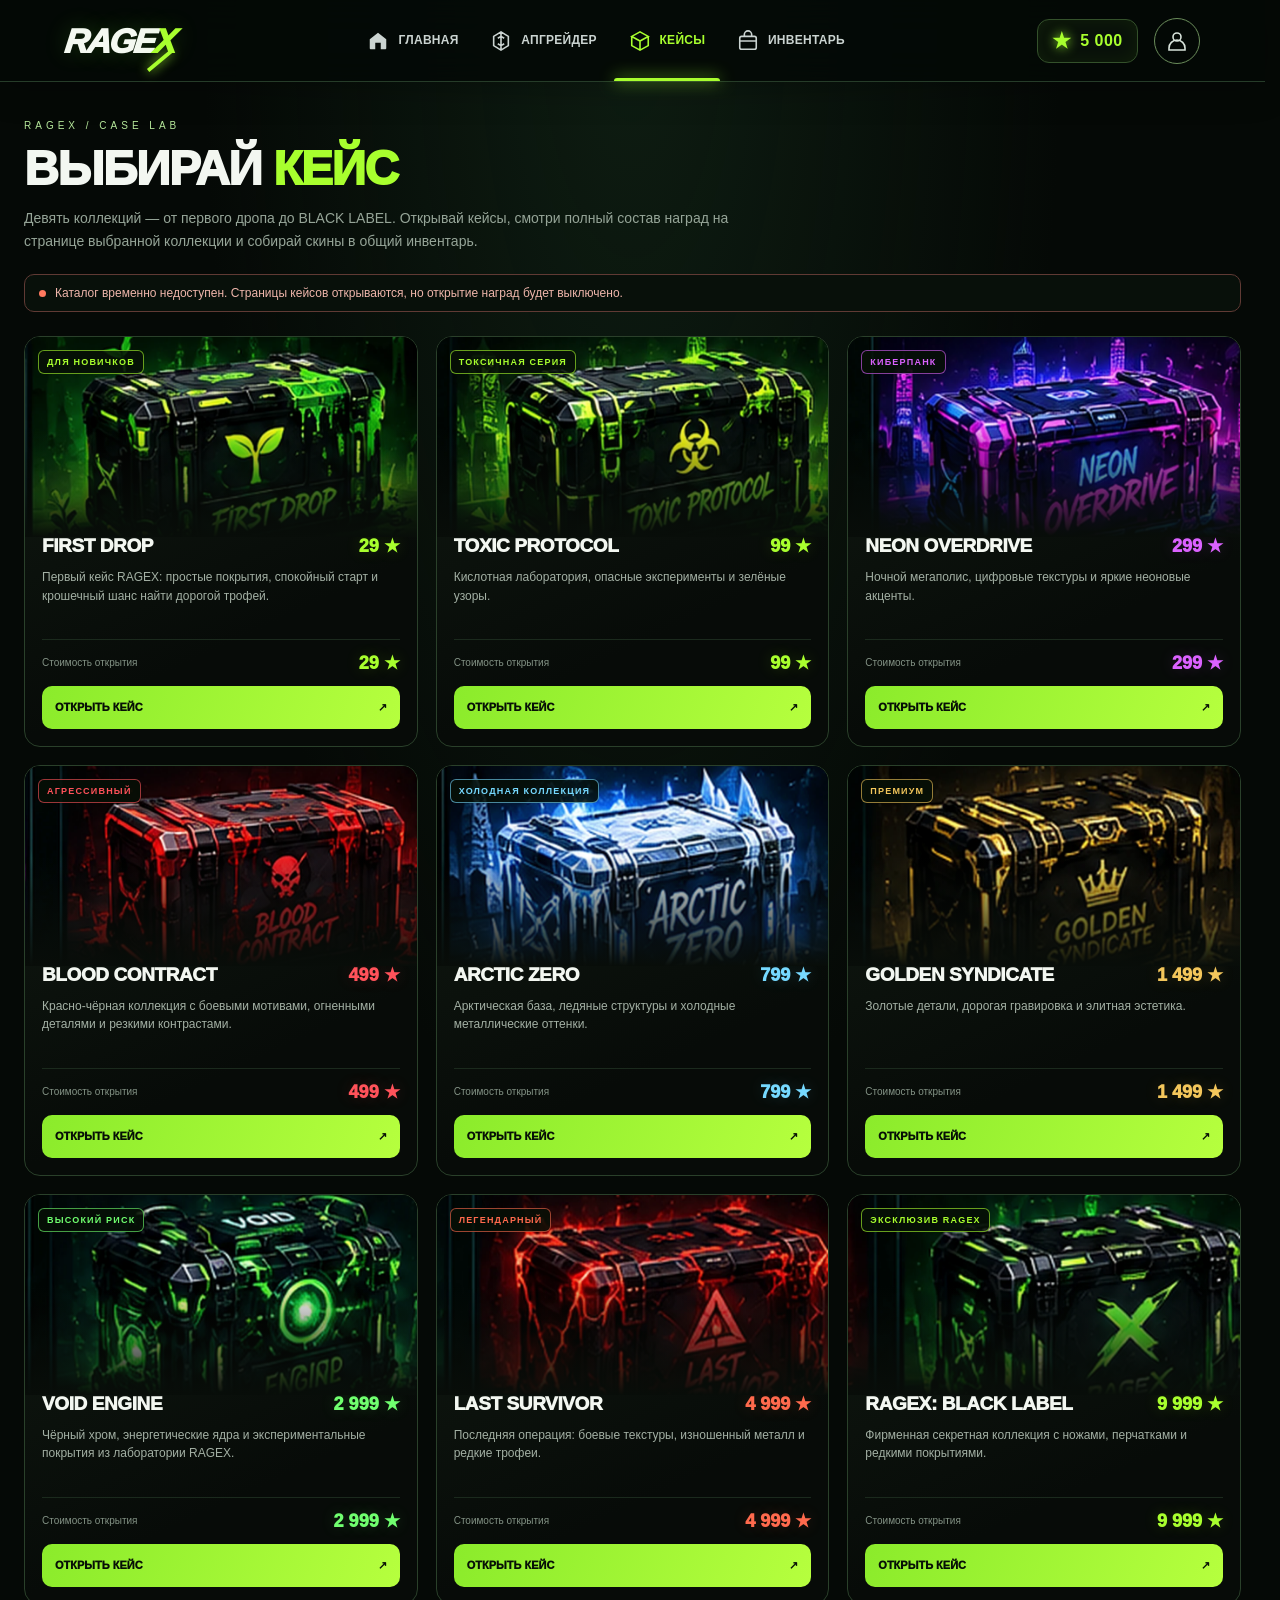
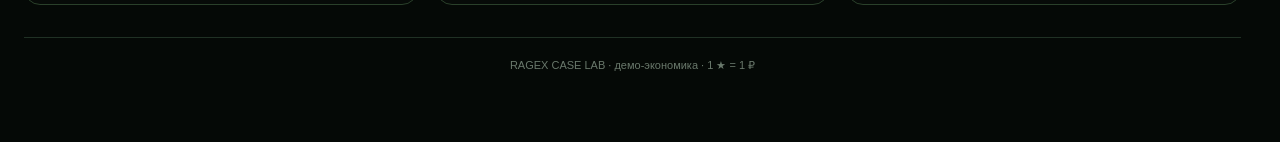
<file: cases.html>
<!DOCTYPE html>
<html lang="ru">
<head>
<meta charset="UTF-8"><meta name="viewport" content="width=device-width,initial-scale=1"><meta name="theme-color" content="#050906">
<title>RAGEX — Кейсы</title>
<link rel="stylesheet" href="ragex-theme.css?v=20261011-case-pages-v1">
<style>
:root{--bg:#050906;--panel:#0b120d;--green:#a8ff2e;--muted:#96a598;--line:#263b28;--text:#f3f7f1}
*{box-sizing:border-box}html{background:var(--bg)}body{margin:0;min-height:100vh;background:radial-gradient(ellipse at 50% -12%,#15341b 0,transparent 47%),var(--bg);color:var(--text);font-family:Inter,Arial,sans-serif}a{color:inherit;text-decoration:none}
.case-page{max-width:1330px;margin:auto;padding:38px 24px 68px}.case-eyebrow{font-size:10px;letter-spacing:4px;color:#b6e89b;text-transform:uppercase}.case-heading{font-size:clamp(32px,4vw,48px);letter-spacing:-1.5px;font-weight:1000;margin:10px 0 11px}.case-heading span{color:var(--green)}.case-description{max-width:720px;margin:0;color:var(--muted);font-size:14px;line-height:1.65}
.catalog-status{display:flex;align-items:center;gap:9px;margin:21px 0 24px;padding:11px 14px;border:1px solid #223826;border-radius:10px;background:#08100a;color:#8fa293;font-size:12px}.catalog-status:before{content:"";width:7px;height:7px;flex:0 0 7px;border-radius:50%;background:#6a8070}.catalog-status.ready{border-color:#36532d;color:#c6e9b2}.catalog-status.ready:before{background:var(--green);box-shadow:0 0 12px #a8ff2e80}.catalog-status.error{border-color:#603a34;color:#efb6ab}.catalog-status.error:before{background:#ff795f}
.case-grid{display:grid;grid-template-columns:repeat(3,minmax(0,1fr));gap:18px}.case-card{--accent:var(--green);position:relative;min-width:0;overflow:hidden;border:1px solid #2a402a;border-radius:16px;background:linear-gradient(155deg,#111a12,#070b08 68%);transition:transform .22s ease,border-color .22s ease,box-shadow .22s ease;display:flex;flex-direction:column}.case-card:hover{transform:translateY(-4px);border-color:var(--accent);box-shadow:0 15px 42px #0008,0 0 25px color-mix(in srgb,var(--accent) 9%,transparent)}.case-cover{height:200px;position:relative;overflow:hidden;background:#080d09}.case-cover img{width:100%;height:100%;display:block;object-fit:cover;object-position:center 50%;transition:transform .55s cubic-bezier(.2,.75,.3,1),filter .3s;filter:saturate(.92)}.case-card:hover .case-cover img{transform:scale(1.055);filter:saturate(1.12)}.case-cover:after{content:"";position:absolute;inset:45% 0 0;background:linear-gradient(transparent,#080d09);pointer-events:none}.case-stamp{position:absolute;z-index:1;left:13px;top:13px;border:1px solid color-mix(in srgb,var(--accent) 60%,transparent);background:#061007d9;color:var(--accent);border-radius:6px;padding:6px 8px;font-size:9px;font-weight:900;letter-spacing:1.2px;text-transform:uppercase}.case-content{padding:0 17px 17px;display:flex;flex:1;flex-direction:column}.case-title-row{display:flex;justify-content:space-between;align-items:flex-start;gap:8px;margin-top:-2px}.case-title{margin:0;font-size:19px;font-weight:1000;letter-spacing:-.4px;line-height:1.2}.case-price{color:var(--accent);font-size:18px;font-weight:1000;white-space:nowrap;text-shadow:0 0 16px color-mix(in srgb,var(--accent) 20%,transparent)}.case-desc{margin:10px 0 17px;min-height:54px;color:#a3b0a4;font-size:12px;line-height:1.55}.case-meta{display:flex;justify-content:space-between;align-items:center;gap:8px;border-top:1px solid #1b2a1d;padding-top:12px;margin-top:auto}.case-meta-label{font-size:10px;color:#839285}.case-open{width:100%;display:flex;align-items:center;justify-content:space-between;gap:10px;border:0;border-radius:10px;min-height:43px;padding:11px 13px;background:linear-gradient(110deg,#8beb2b,#b6ff3e);color:#071006;font-size:11px;font-weight:1000;cursor:pointer;transition:transform .16s ease,filter .16s ease}.case-open:hover{transform:translateY(-1px);filter:brightness(1.07)}.case-open span:last-child{font-variant-numeric:tabular-nums}.case-open:disabled{opacity:.55;cursor:wait}.case-footer{margin-top:32px;padding-top:19px;border-top:1px solid #203124;text-align:center;color:#69786b;font-size:11px;line-height:1.6}
@media(max-width:1000px){.case-grid{grid-template-columns:repeat(2,minmax(0,1fr))}.case-cover{height:180px}}
@media(max-width:640px){.case-page{padding:29px 14px 50px}.case-heading{font-size:33px}.case-description{font-size:12px;margin-top:9px}.case-grid{grid-template-columns:1fr;gap:13px}.case-card{display:grid;grid-template-columns:38% minmax(0,1fr);align-items:stretch}.case-cover{height:100%;min-height:100%;grid-row:1;grid-column:1}.case-cover img{position:absolute;inset:0}.case-stamp{left:7px;top:7px;font-size:7px;padding:5px}.case-content{padding:14px 12px;grid-column:2;grid-row:1}.case-title{font-size:15px}.case-price{font-size:14px}.case-desc{font-size:11px;min-height:0;margin:8px 0 12px}.case-open{min-height:36px;padding:8px;font-size:10px}.case-meta{padding-top:8px}}
@media(prefers-reduced-motion:reduce){*,*:before,*:after{animation-duration:.01ms!important;transition-duration:.01ms!important}}
</style>
</head>
<body>
<header class="site-header">
  <a class="logo" href="index.html" aria-label="RAGEX — главная">RAGE<span class="x">X</span></a>
  <nav class="nav" aria-label="Основная навигация">
    <a href="index.html"><svg viewBox="0 0 24 24" aria-hidden="true"><path d="m3 10 9-7 9 7v10a1 1 0 0 1-1 1h-5v-7h-6v7H4a1 1 0 0 1-1-1z" fill="currentColor" stroke="none"/></svg>ГЛАВНАЯ</a>
    <a href="upgrade.html"><svg viewBox="0 0 24 24" aria-hidden="true"><path d="M12 2 20 7v10l-8 5-8-5V7zM12 2v20M8.5 9 12 7l3.5 2M8.5 15 12 17l3.5-2"/></svg>АПГРЕЙДЕР</a>
    <a class="active" href="cases.html" aria-current="page"><svg viewBox="0 0 24 24" aria-hidden="true"><path d="m12 2 9 5-9 5-9-5zM3 7v10l9 5 9-5V7M12 12v10"/></svg>КЕЙСЫ</a>
    <a href="inventory.html"><svg viewBox="0 0 24 24" aria-hidden="true"><rect x="3" y="7" width="18" height="14" rx="2"/><path d="M8 7V5a4 4 0 0 1 8 0v2M3 12h18"/></svg>ИНВЕНТАРЬ</a>
  </nav>
  <div class="header-actions"><div class="balance" aria-label="Общий демо-баланс сайта"><span class="star">★</span><strong id="balance">5 000</strong></div><a class="profile" href="inventory.html" aria-label="Открыть инвентарь"><svg viewBox="0 0 24 24" aria-hidden="true"><circle cx="12" cy="8" r="4"/><path d="M4 21v-2a8 8 0 0 1 16 0v2z"/></svg></a></div>
</header>
<main class="case-page">
  <div class="case-eyebrow">RAGEX / CASE LAB</div>
  <h1 class="case-heading">ВЫБИРАЙ <span>КЕЙС</span></h1>
  <p class="case-description">Девять коллекций — от первого дропа до BLACK LABEL. Открывай кейсы, смотри полный состав наград на странице выбранной коллекции и собирай скины в общий инвентарь.</p>
  <div class="catalog-status" id="catalogStatus" role="status" aria-live="polite">Подключаем каталог предметов…</div>
  <section class="case-grid" id="caseGrid" aria-label="Список кейсов"></section>
  <div class="case-footer">RAGEX CASE LAB · демо-экономика · 1 ★ = 1 ₽</div>
</main>
<script src="ragex-store.js?v=20261011-case-pages-v1"></script>
<script src="ragex-prices.js?v=20261011-case-pages-v1"></script>
<script src="ragex-cases.js?v=20261011-case-odds-v2"></script>
<script>
'use strict';
const {cases,loadCatalog,fmt,escapeHTML}=window.RagexCaseSystem;
function renderBalance(){const store=window.RagexStore;if(store)document.getElementById('balance').textContent=fmt(store.getBalance())}
window.addEventListener('ragex:change',renderBalance);renderBalance();
function setStatus(message,state='loading'){const el=document.getElementById('catalogStatus');el.textContent=message;el.className='catalog-status'+(state==='ready'?' ready':state==='error'?' error':'')}
function buildCards(){document.getElementById('caseGrid').innerHTML=cases.map(box=>`<article class="case-card" style="--accent:${box.accent}">
 <div class="case-cover"><img src="${escapeHTML(box.image)}" alt="Кейс ${escapeHTML(box.name)}" loading="lazy"><span class="case-stamp">${escapeHTML(box.tag)}</span></div>
 <div class="case-content"><div class="case-title-row"><h2 class="case-title">${escapeHTML(box.name)}</h2><div class="case-price">${fmt(box.price)} ★</div></div>
 <p class="case-desc">${escapeHTML(box.desc)}</p>
 <div class="case-meta"><span class="case-meta-label">Стоимость открытия</span><span class="case-price">${fmt(box.price)} ★</span></div>
 <a class="case-open" style="margin-top:12px" href="case.html?case=${encodeURIComponent(box.id)}"><span>ОТКРЫТЬ КЕЙС</span><span>↗</span></a></div></article>`).join('')}
buildCards();
setStatus('Проверяем каталог скинов…');
loadCatalog().then(result=>{if(result.ok)setStatus(`Каталог готов · ${fmt(result.count)} вариантов предметов`,'ready');else setStatus('Каталог временно недоступен. Страницы кейсов открываются, но открытие наград будет выключено.','error')});
</script>
<script src="ragex-theme.js?v=20261011-case-pages-v1"></script>
</body>
</html>
</file>
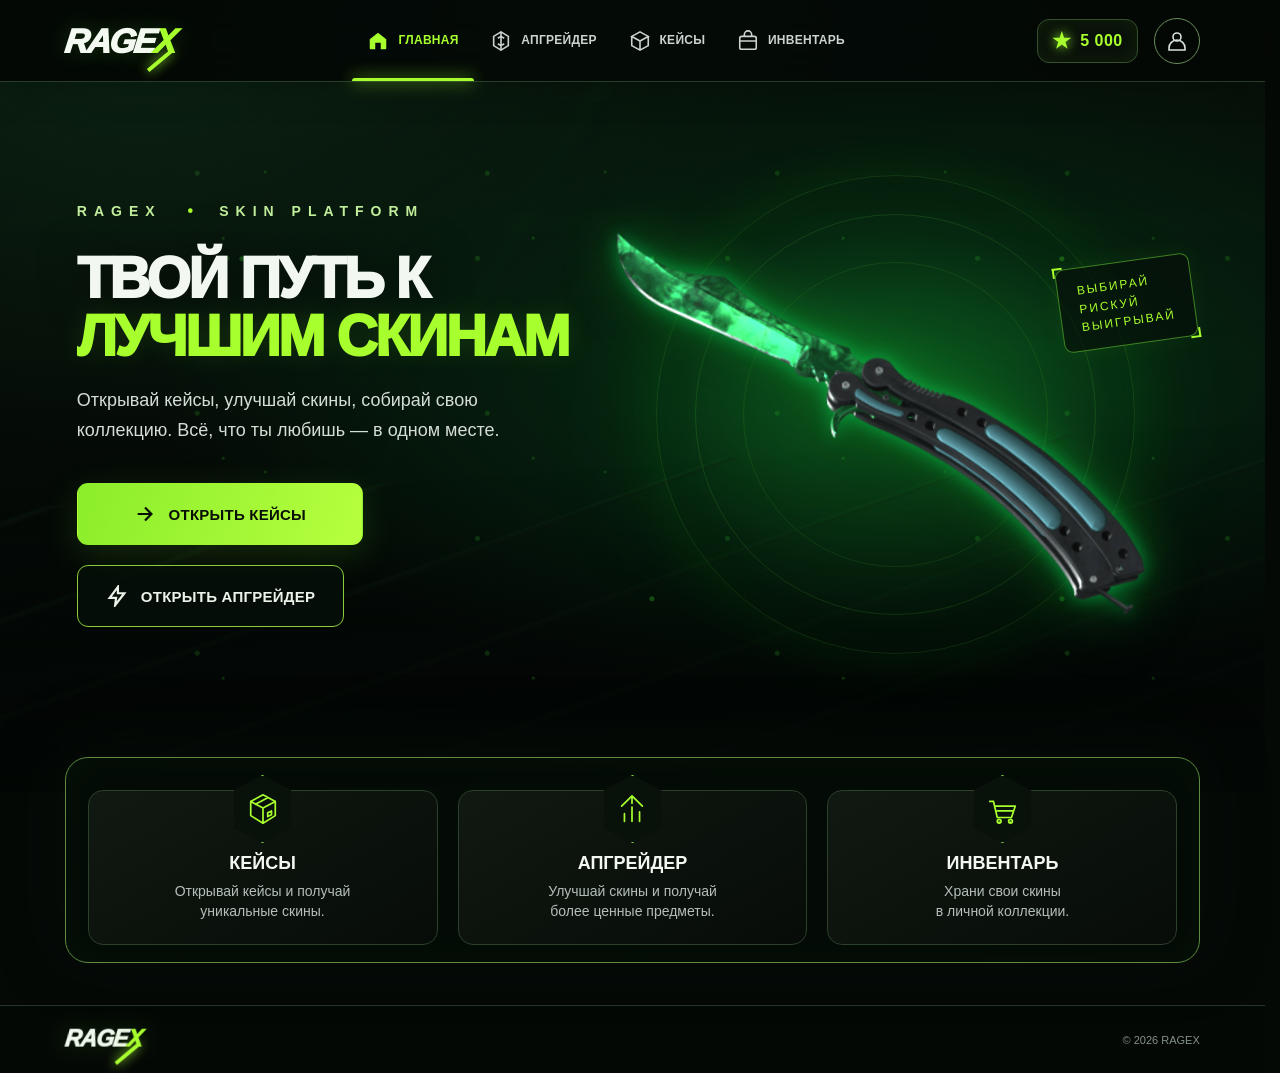
<file: index (13).html>
<!DOCTYPE html>
<html lang="ru">
<head>
<meta charset="UTF-8">
<meta name="viewport" content="width=device-width, initial-scale=1.0">
<meta name="theme-color" content="#050906">
<meta name="description" content="RAGEX — демонстрационная платформа CS2: кейсы, апгрейд и инвентарь.">
<title>RAGEX — CS2 Skin Platform</title>
<style>
:root{--bg:#050906;--green:#a8ff2e;--green2:#49ff75;--text:#f5f8f4;--muted:#a1aaa5;--line:#263b29;--panel:#07100b;--max:1420px}
*{box-sizing:border-box}
html{scroll-behavior:smooth}
body{margin:0;min-height:100vh;color:var(--text);font-family:Inter,Arial,Helvetica,sans-serif;background:var(--bg);overflow-x:hidden}
a{color:inherit;text-decoration:none}
button,a{-webkit-tap-highlight-color:transparent}
.site-header{height:82px;padding:0 max(5.1vw,24px);display:flex;align-items:center;gap:32px;justify-content:space-between;position:sticky;top:0;z-index:20;background:rgba(4,9,6,.88);backdrop-filter:blur(18px);border-bottom:1px solid #263c29;box-shadow:0 6px 35px #0004}
.logo{font-size:36px;line-height:1;font-weight:1000;font-style:italic;letter-spacing:-2.2px;white-space:nowrap;text-shadow:0 0 24px #79ff3533;transform:skew(-7deg)}
.logo .x{color:var(--green);display:inline-block;position:relative}
.logo .x:after{content:"";position:absolute;height:4px;width:28px;background:var(--green);right:-1px;bottom:-5px;transform:rotate(-43deg);box-shadow:0 0 12px #adff39}
.nav{height:100%;display:flex;align-items:stretch;gap:clamp(10px,2.1vw,34px);margin-left:auto;margin-right:auto}
.nav a{position:relative;display:flex;align-items:center;gap:11px;color:#cbd4d1;font-size:14px;font-weight:700;letter-spacing:.25px;padding:0 3px;transition:color .2s ease}
.nav a svg{width:24px;height:24px;stroke:currentColor;stroke-width:1.75;fill:none;flex:none;transition:transform .25s ease,color .25s ease}
.nav a:hover,.nav a.active{color:var(--green)}
.nav a:hover svg{transform:translateY(-2px)}
.nav a.active:after{content:"";position:absolute;height:3px;bottom:0;left:-15px;right:-15px;background:var(--green);box-shadow:0 0 16px #9cff2f;border-radius:4px 4px 0 0}
.header-actions{display:flex;align-items:center;gap:20px}
.balance{height:44px;display:flex;align-items:center;border:1px solid #34512b;border-radius:12px;color:var(--green);background:#09110a;padding-left:17px;overflow:hidden;box-shadow:inset 0 0 18px #8bff1610}
.balance .star{font-size:23px;margin-right:11px;text-shadow:0 0 12px #9cff2e}
.balance strong{font-size:17px;letter-spacing:.8px;white-space:nowrap}
.balance button{height:44px;width:44px;margin-left:16px;border:1px solid #6eaa2e;border-radius:12px;background:#0b150a;color:var(--green);font-size:26px;line-height:1;cursor:pointer;transition:background .2s,transform .2s}
.balance button:hover{background:#213516;transform:scale(1.03)}
.profile{width:47px;height:47px;border:1px solid #8ebc73;border-radius:50%;display:grid;place-items:center;color:#d9e4dc;transition:border-color .2s,color .2s,box-shadow .2s}
.profile:hover{color:var(--green);border-color:var(--green);box-shadow:0 0 22px #9bff2520}
.profile svg{width:27px;height:27px;stroke:currentColor;fill:none;stroke-width:1.6}
main{position:relative;isolation:isolate}
.hero{position:relative;min-height:675px;max-width:1600px;margin:0 auto;padding:100px max(6vw,40px) 145px;display:grid;grid-template-columns:minmax(0,.92fr) minmax(0,1.08fr);align-items:center;gap:28px;overflow:hidden}
.hero:before{content:"";position:absolute;inset:-10% -5% 0;z-index:-4;background:radial-gradient(ellipse at 68% 45%,#073b18 0%,#06200f 22%,transparent 55%),radial-gradient(ellipse at 15% 5%,#0b2112 0,transparent 38%),linear-gradient(180deg,#071009 0%,#030705 85%)}
.hero:after{content:"";position:absolute;inset:0;z-index:-3;opacity:.25;background-image:linear-gradient(120deg,transparent 35%,#55ff5c0d 36%,transparent 37%),linear-gradient(0deg,transparent 85%,#6fff3908 86%);background-size:100% 100%,100% 130px;mask-image:linear-gradient(180deg,black,transparent 95%)}
.ambient{position:absolute;inset:0;overflow:hidden;pointer-events:none;z-index:-2}
.ambient:before{content:"";position:absolute;left:-10%;right:-10%;bottom:0;height:46%;background:linear-gradient(0deg,#030705 0%,transparent 100%),repeating-linear-gradient(164deg,transparent 0 46px,#3cff5110 48px,#0b130d 51px,transparent 54px 93px);opacity:.5;transform:skewY(-4deg)}
.ambient:after{content:"";position:absolute;inset:0;background:radial-gradient(circle at 68% 38%,#4aff3023 0 2px,transparent 3px),radial-gradient(circle at 78% 30%,#4aff3025 0 1px,transparent 2px),radial-gradient(circle at 59% 52%,#4aff3040 0 2px,transparent 3px),radial-gradient(circle at 91% 63%,#4aff3025 0 2px,transparent 3px),radial-gradient(circle at 72% 71%,#4aff3028 0 1px,transparent 2px);background-size:290px 240px,340px 300px,410px 340px,250px 280px,310px 220px;animation:particleDrift 18s linear infinite}
.hero-copy{position:relative;z-index:2;max-width:660px;animation:slideIn .8s cubic-bezier(.2,.7,.2,1) both}
.eyebrow{display:flex;align-items:center;gap:26px;color:#c2ee9c;font-size:14px;letter-spacing:7px;font-weight:600;text-transform:uppercase;margin-bottom:29px}
.eyebrow .dot{font-size:16px;color:var(--green);letter-spacing:0}
h1{font-size:clamp(42px,4.45vw,68px);font-weight:1000;line-height:1.02;letter-spacing:-2.5px;margin:0 0 20px;text-transform:uppercase;text-shadow:0 4px 40px #0008}
h1 span{display:block;color:var(--green);text-shadow:0 0 24px #85ff2520}
.hero-copy p{font-size:18px;line-height:1.68;color:#d5ddd7;max-width:480px;margin:0}
.hero-buttons{display:flex;align-items:center;gap:20px;flex-wrap:wrap;margin-top:38px}
.cta{height:62px;min-width:286px;padding:0 28px;display:inline-flex;justify-content:center;align-items:center;gap:13px;border:1px solid transparent;border-radius:11px;font-size:15px;font-weight:900;letter-spacing:.25px;text-transform:uppercase;transition:transform .25s ease,box-shadow .25s ease,background .25s ease,border-color .25s ease}
.cta svg{width:22px;height:22px;stroke:currentColor;fill:none;stroke-width:2.4}
.cta.primary{color:#081006;background:linear-gradient(110deg,#8bed2b,#b6ff3e);box-shadow:0 10px 36px #8aff3224}
.cta.secondary{min-width:254px;color:#ecf2e9;border-color:#8acc3b;background:#061009cc}
.cta:hover{transform:translateY(-4px)}
.cta.primary:hover{box-shadow:0 14px 42px #8aff3250;filter:brightness(1.04)}
.cta.secondary:hover{background:#11220f;border-color:var(--green);box-shadow:0 0 24px #8aff3219}
.hero-art{min-height:465px;position:relative;display:flex;align-items:center;justify-content:center;animation:artIn 1s .05s cubic-bezier(.2,.7,.2,1) both}
.art-glow{position:absolute;width:75%;height:60%;left:12%;top:20%;border-radius:50%;background:#1bff3d26;filter:blur(72px);animation:glowBreathe 4s ease-in-out infinite}
.art-ring{position:absolute;width:min(82%,525px);aspect-ratio:1;border:1px solid #6cff3820;border-radius:50%;box-shadow:0 0 70px #24ff2710,inset 0 0 55px #24ff2707;animation:ringRotate 30s linear infinite}
.art-ring:before,.art-ring:after{content:"";position:absolute;border:1px solid #68ff3521;border-radius:50%;inset:8%}
.art-ring:after{inset:18%;border-color:#7cff3719}
.knife{position:relative;z-index:1;width:min(112%,690px);height:auto;max-height:545px;object-fit:contain;transform:rotate(-4deg);filter:drop-shadow(0 0 9px #00ff796e) drop-shadow(0 0 25px #20ff425e) drop-shadow(0 18px 22px #0005);animation:knifeFloat 5.5s ease-in-out infinite;user-select:none;-webkit-user-drag:none}
.knife:focus{outline:none}
.risk-note{position:absolute;right:-1%;top:17%;z-index:3;padding:13px 19px;border:1px solid #84ff3d75;border-radius:9px;background:#061009ad;color:var(--green);font-size:12px;line-height:1.55;letter-spacing:2px;transform:rotate(-8deg);box-shadow:0 0 24px #73ff3410;animation:noteFloat 5s ease-in-out infinite}
.risk-note:before,.risk-note:after{content:"";position:absolute;width:10px;height:10px;border-color:var(--green);border-style:solid}
.risk-note:before{top:-3px;left:-3px;border-width:2px 0 0 2px}.risk-note:after{bottom:-3px;right:-3px;border-width:0 2px 2px 0}
.feature-panel{position:relative;z-index:5;max-width:1380px;width:calc(100% - 10.2%);margin:-35px auto 42px;padding:32px 22px 17px;border:1px solid #5c8b41;border-radius:23px;background:linear-gradient(115deg,rgba(4,12,7,.9),rgba(4,12,7,.78));box-shadow:0 -10px 60px #070e09b0,inset 0 0 40px #50ff2508;backdrop-filter:blur(14px)}
.feature-grid{display:grid;grid-template-columns:repeat(3,minmax(0,1fr));gap:20px}
.feature{min-height:155px;padding:17px 18px 15px;display:flex;flex-direction:column;align-items:center;text-align:center;justify-content:flex-start;border:1px solid #20322588;border-radius:13px;background:linear-gradient(145deg,#08110b86,#040a078c);transition:transform .3s ease,border-color .3s ease,background .3s ease,box-shadow .3s ease}
.feature:hover{transform:translateY(-5px);border-color:#7ec541a8;background:linear-gradient(145deg,#102012e8,#071009ed);box-shadow:0 12px 32px #0005,0 0 22px #82ff2810}
.feature-icon{width:68px;height:68px;margin-top:-33px;margin-bottom:10px;display:grid;place-items:center;color:var(--green);background:#09110b;border:1.5px solid #94e849;border-radius:18px;clip-path:polygon(50% 0,92% 22%,92% 78%,50% 100%,8% 78%,8% 22%);filter:drop-shadow(0 0 9px #89ff3716);transition:transform .3s ease,filter .3s ease}
.feature:hover .feature-icon{transform:translateY(-3px) scale(1.06);filter:drop-shadow(0 0 12px #89ff3750)}
.feature-icon svg{width:34px;height:34px;stroke:currentColor;fill:none;stroke-width:1.8;stroke-linecap:round;stroke-linejoin:round}
.feature strong{font-size:18px;margin-bottom:7px;text-transform:uppercase;font-weight:900}
.feature span.desc{color:#b4bfba;font-size:14px;line-height:1.45;max-width:235px}
.site-footer{padding:0 max(5.1vw,24px) 26px;display:flex;justify-content:space-between;gap:16px;align-items:center;color:#718078;font-size:11px}
.site-footer .logo{font-size:23px;letter-spacing:-1px;color:#eff8ec}
.site-footer .x{color:var(--green)}
.toast{position:fixed;left:50%;bottom:22px;z-index:50;transform:translate(-50%,20px);padding:13px 18px;border:1px solid #456b36;border-radius:10px;background:#0b140c;color:#dff5d1;font-size:13px;box-shadow:0 12px 42px #0009;opacity:0;pointer-events:none;transition:opacity .25s,transform .25s}
.toast.show{opacity:1;transform:translate(-50%,0)}
@keyframes slideIn{from{opacity:0;transform:translateX(-24px)}to{opacity:1;transform:translateX(0)}}
@keyframes artIn{from{opacity:0;transform:translateY(18px) scale(.97)}to{opacity:1;transform:translateY(0) scale(1)}}
@keyframes knifeFloat{0%,100%{transform:translate3d(0,0,0) rotate(-4deg) scale(1);filter:drop-shadow(0 0 9px #00ff796e) drop-shadow(0 0 25px #20ff425e) drop-shadow(0 18px 22px #0005)}50%{transform:translate3d(4px,-8px,0) rotate(-1.8deg) scale(1.012);filter:drop-shadow(0 0 12px #00ff8b88) drop-shadow(0 0 34px #20ff4270) drop-shadow(0 20px 24px #0005)}}
@keyframes glowBreathe{0%,100%{opacity:.62;transform:scale(.92)}50%{opacity:1;transform:scale(1.08)}}
@keyframes noteFloat{0%,100%{transform:translateY(0) rotate(-8deg)}50%{transform:translateY(-8px) rotate(-6deg)}}
@keyframes ringRotate{to{transform:rotate(360deg)}}
@keyframes particleDrift{0%{transform:translateY(0)}100%{transform:translateY(-75px)}}
@media(max-width:1160px){.site-header{gap:20px;padding-inline:4%}.nav{gap:16px}.nav a{font-size:12px;gap:7px}.nav a svg{width:21px;height:21px}.logo{font-size:31px}.header-actions{gap:12px}.hero{padding-inline:5%;grid-template-columns:minmax(0,.95fr) minmax(0,1.05fr);gap:8px}.risk-note{right:0}.feature-panel{width:90%}}
@media(max-width:850px){.site-header{height:auto;min-height:76px;flex-wrap:wrap;padding:15px 5%;gap:13px}.logo{font-size:29px}.header-actions{margin-left:auto}.nav{order:3;height:45px;width:100%;justify-content:center;gap:clamp(16px,5vw,40px)}.nav a.active:after{left:-8px;right:-8px}.hero{min-height:auto;padding:64px 6% 80px;grid-template-columns:1fr;gap:0}.hero-copy{max-width:720px}.hero-art{min-height:330px;margin-top:0}.knife{width:min(85%,540px);max-height:400px}.art-ring{width:min(64%,390px)}.risk-note{right:7%;top:13%}.feature-panel{margin-top:-24px;padding:30px 15px 16px}.feature-grid{gap:12px}.feature{padding-inline:9px}.feature strong{font-size:15px}.feature span.desc{font-size:12px}}
@media(max-width:560px){.site-header{gap:12px}.logo{font-size:27px}.balance{height:39px;padding-left:10px}.balance .star{font-size:18px;margin-right:7px}.balance strong{font-size:14px}.balance button{height:39px;width:37px;margin-left:9px;font-size:23px}.profile{width:40px;height:40px}.profile svg{width:23px}.nav{justify-content:space-between;gap:5px;overflow-x:auto}.nav a{font-size:10px;gap:5px;white-space:nowrap}.nav a svg{width:18px;height:18px}.nav a.active:after{bottom:-1px}.hero{padding:45px 6% 60px}.eyebrow{font-size:10px;letter-spacing:4px;gap:13px;margin-bottom:23px}h1{font-size:clamp(36px,10vw,52px);letter-spacing:-1.6px;margin-bottom:16px}.hero-copy p{font-size:15px;line-height:1.6}.hero-buttons{margin-top:25px;gap:10px}.cta{width:100%;min-width:0;height:53px;font-size:13px}.hero-art{min-height:260px;margin-top:13px}.knife{width:105%;max-height:300px}.art-ring{width:72%}.risk-note{right:0;top:8%;font-size:9px;padding:9px 11px;letter-spacing:1px}.feature-panel{width:90%;padding:28px 12px 12px;border-radius:17px}.feature-grid{grid-template-columns:1fr;gap:22px}.feature{min-height:115px;padding:12px 10px 13px}.feature-icon{width:54px;height:54px;margin-top:-25px;margin-bottom:8px}.feature-icon svg{width:28px;height:28px}.feature strong{font-size:16px}.feature span.desc{font-size:13px;max-width:280px}.site-footer{padding:0 5% 22px;flex-wrap:wrap;font-size:10px}.site-footer .logo{font-size:21px}}
@media(prefers-reduced-motion:reduce){*,*:before,*:after{animation-duration:.01ms!important;animation-iteration-count:1!important;scroll-behavior:auto!important;transition-duration:.01ms!important}}
@media (prefers-reduced-motion: reduce){.knife{animation:none!important}.art-glow{animation:none!important;opacity:.8}}
/* Keep the hero butterfly gently animated even if the device requests reduced motion. */
@media (prefers-reduced-motion: reduce){
  .knife{animation:knifeFloat 5.5s ease-in-out infinite!important;animation-duration:5.5s!important;animation-iteration-count:infinite!important}
  .art-glow{animation:glowBreathe 4s ease-in-out infinite!important;animation-duration:4s!important;animation-iteration-count:infinite!important;opacity:.8}
}
</style>
  <link rel="stylesheet" href="ragex-theme.css?v=20261011-no-topup-boost1">
</head>
<body>
<header class="site-header">
  <a class="logo" href="index.html" aria-label="RAGEX — главная">RAGE<span class="x">X</span></a>
  <nav class="nav" aria-label="Основная навигация"><a class="active" href="index.html" aria-current="page"><svg viewBox="0 0 24 24" aria-hidden="true"><path d="m3 10 9-7 9 7v10a1 1 0 0 1-1 1h-5v-7h-6v7H4a1 1 0 0 1-1-1z" fill="currentColor" stroke="none"/></svg>ГЛАВНАЯ</a><a href="upgrade.html"><svg viewBox="0 0 24 24" aria-hidden="true"><path d="M12 2 20 7v10l-8 5-8-5V7z"/><path d="M12 2v20M8.5 9 12 7l3.5 2M8.5 15 12 17l3.5-2"/></svg>АПГРЕЙДЕР</a><a href="cases.html"><svg viewBox="0 0 24 24" aria-hidden="true"><path d="m12 2 9 5-9 5-9-5zM3 7v10l9 5 9-5V7M12 12v10"/></svg>КЕЙСЫ</a><a href="inventory.html"><svg viewBox="0 0 24 24" aria-hidden="true"><rect x="3" y="7" width="18" height="14" rx="2"/><path d="M8 7V5a4 4 0 0 1 8 0v2M3 12h18"/></svg>ИНВЕНТАРЬ</a></nav>
  <div class="header-actions">
    <div class="balance" aria-label="Общий демо-баланс сайта"><span class="star">★</span><strong id="balanceValue">5 000</strong></div>
    <a class="profile" href="inventory.html" aria-label="Открыть инвентарь"><svg viewBox="0 0 24 24" aria-hidden="true"><circle cx="12" cy="8" r="4"/><path d="M4 21v-2a8 8 0 0 1 16 0v2z"/></svg></a>
  </div>
</header>
<main>
  <section class="hero">
    <div class="ambient" aria-hidden="true"></div>
    <div class="hero-copy">
      <div class="eyebrow"><span>RAGEX</span><span class="dot">•</span><span>SKIN PLATFORM</span></div>
      <h1>ТВОЙ ПУТЬ К <span>ЛУЧШИМ СКИНАМ</span></h1>
      <p>Открывай кейсы, улучшай скины, собирай свою коллекцию. Всё, что ты любишь — в одном месте.</p>
      <div class="hero-buttons">
        <a class="cta primary" href="cases.html"><svg viewBox="0 0 24 24"><path d="M4 12h15M12 5l7 7-7 7"/></svg>ОТКРЫТЬ КЕЙСЫ</a>
        <a class="cta secondary" href="upgrade.html"><svg viewBox="0 0 24 24"><path d="m13 2-9 12h7l-1 8 10-13h-7z"/></svg>ОТКРЫТЬ АПГРЕЙДЕР</a>
      </div>
    </div>
    <div class="hero-art" aria-label="Зелёный нож-бабочка CS2">
      <div class="art-glow"></div><div class="art-ring"></div>
      <img class="knife" src="[data-uri]" alt="Нож-бабочка Gamma Doppler" draggable="false">
      <div class="risk-note">ВЫБИРАЙ<br>РИСКУЙ<br>ВЫИГРЫВАЙ</div>
    </div>
  </section>
  <section class="feature-panel" aria-label="Разделы RAGEX">
    <div class="feature-grid">
      <a class="feature" href="cases.html"><span class="feature-icon"><svg viewBox="0 0 36 36"><path d="m18 3 13 7-13 7-13-7zM5 10v15l13 8 13-8V10M18 17v16M10 13l13-7M23 22l4-2v4l-4 2z"/></svg></span><strong>КЕЙСЫ</strong><span class="desc">Открывай кейсы и получай<br>уникальные скины.</span></a>
      <a class="feature" href="upgrade.html"><span class="feature-icon"><svg viewBox="0 0 36 36"><path d="M18 31V16M10 31V23M26 31V21M7 15l11-11 11 11M18 4v8"/></svg></span><strong>АПГРЕЙДЕР</strong><span class="desc">Улучшай скины и получай<br>более ценные предметы.</span></a>
      <a class="feature" href="inventory.html"><span class="feature-icon"><svg viewBox="0 0 36 36"><path d="M5 10h4l4 17h15l4-12H11M15 32h.01M27 32h.01M13 20h16"/><circle cx="15" cy="31" r="2"/><circle cx="27" cy="31" r="2"/></svg></span><strong>ИНВЕНТАРЬ</strong><span class="desc">Храни свои скины<br>в личной коллекции.</span></a>
    </div>
  </section>
</main>
<footer class="site-footer"><a class="logo" href="index.html">RAGE<span class="x">X</span></a><span>© 2026 RAGEX</span></footer>
<script src="ragex-store.js"></script>
<div class="ragex-toast" id="ragexToast" role="status" aria-live="polite"></div>
<script src="ragex-theme.js?v=20261011-no-topup-boost1"></script>
</body>
</html>
</file>
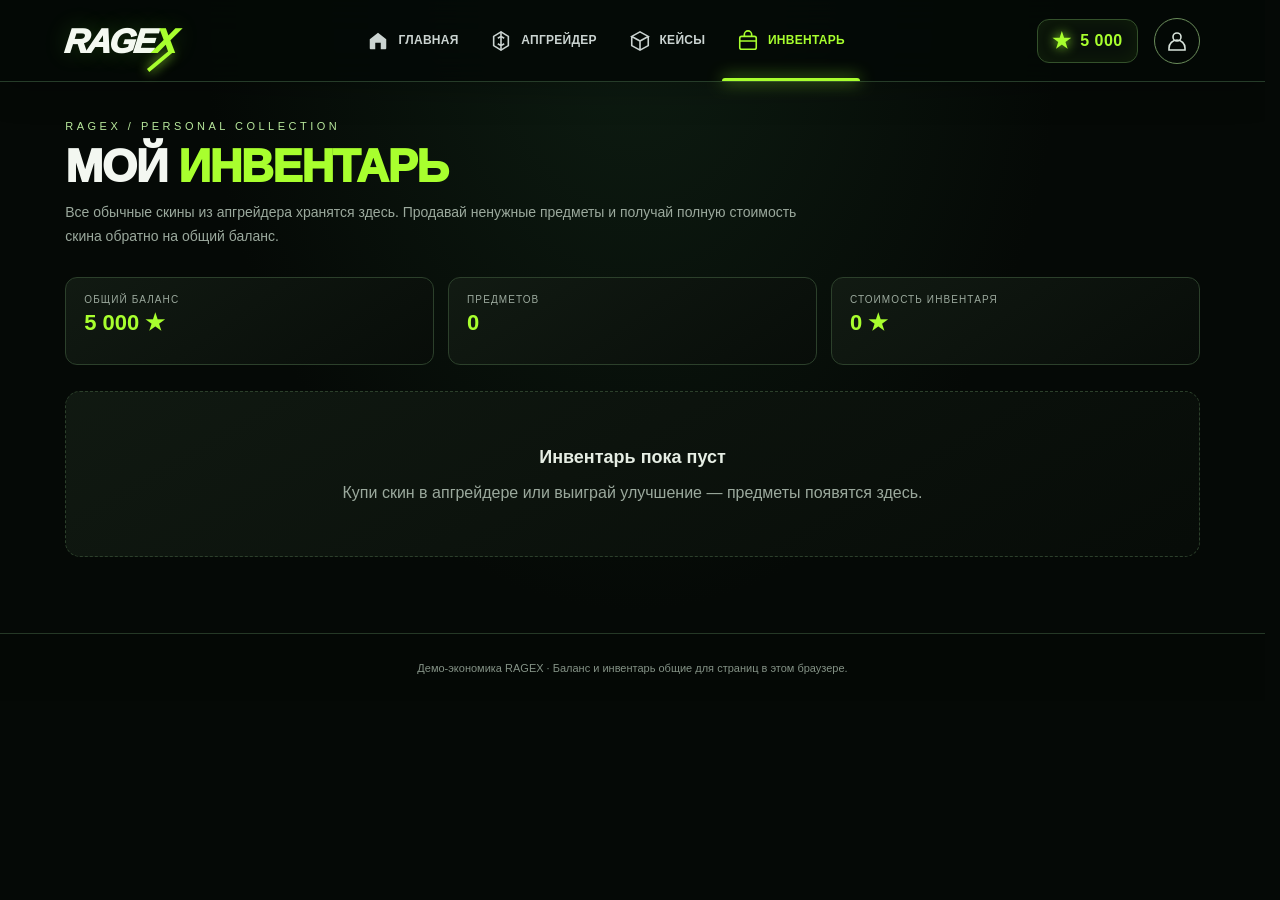
<file: inventory.html>
<!DOCTYPE html>
<html lang="ru"><head><meta charset="UTF-8"><meta name="viewport" content="width=device-width,initial-scale=1"><meta name="theme-color" content="#050906"><title>RAGEX — Инвентарь</title>
<style>
:root{--bg:#050906;--panel:#0c120d;--green:#a8ff2e;--muted:#9ba99d;--line:#2c402b;--text:#f3f7f1}*{box-sizing:border-box}body{margin:0;background:radial-gradient(ellipse at 50% 0,#102215 0,transparent 45%),var(--bg);color:var(--text);font-family:Inter,Arial,sans-serif;min-height:100vh}a{color:inherit;text-decoration:none}.header{height:76px;padding:0 max(5vw,20px);display:flex;align-items:center;gap:25px;border-bottom:1px solid #243926;background:#050a07e8;position:sticky;top:0;z-index:4;backdrop-filter:blur(16px)}.logo{font-size:31px;font-weight:1000;font-style:italic;letter-spacing:-2px}.logo span{color:var(--green)}nav{display:flex;gap:24px;margin:auto}nav a{font-size:12px;font-weight:800;color:#c6d0c6}nav a:hover,nav a.active{color:var(--green)}.balance{padding:11px 15px;border:1px solid #3b5a30;border-radius:10px;color:var(--green);white-space:nowrap;font-weight:900}.wrap{max-width:1200px;padding:44px 22px 70px;margin:auto}.eyebrow{font-size:11px;letter-spacing:4px;color:#b9e99d}.title{font-size:clamp(30px,5vw,48px);margin:12px 0 8px;font-weight:1000}.title span{color:var(--green)}.desc{color:var(--muted);line-height:1.6;margin-bottom:28px}.summary{display:flex;gap:12px;flex-wrap:wrap;margin:18px 0 25px}.metric{border:1px solid var(--line);border-radius:10px;padding:12px 16px;background:#09110b;min-width:150px}.metric small{display:block;color:var(--muted);font-size:10px;letter-spacing:1px}.metric strong{display:block;color:var(--green);font-size:20px;margin-top:5px}.grid{display:grid;grid-template-columns:repeat(auto-fill,minmax(150px,1fr));gap:10px}.card{border:1px solid #233427;border-radius:13px;min-height:185px;padding:13px;background:linear-gradient(155deg,#121b13,#080d09);display:flex;flex-direction:column;align-items:center;text-align:center;transition:transform .2s,border-color .2s,box-shadow .2s;animation:fadein .35s both}.card:hover{transform:translateY(-4px);border-color:#75ac3c;box-shadow:0 10px 30px #8bff3512}.icon{font-size:42px;line-height:1.25;margin:2px 0 8px;filter:drop-shadow(0 0 16px #6fff3523)}.name{font-weight:800;font-size:13px;min-height:36px}.price{display:inline-flex;align-items:center;justify-content:center;color:#c5ff90;font-size:16px;font-weight:1000;margin:7px 0 12px;padding:5px 9px;border:1px solid #385936;border-radius:7px;background:linear-gradient(105deg,#101d10,#1a2a15);text-shadow:0 0 13px #8bff2525}.sell{border:1px solid #759d48;background:linear-gradient(105deg,#152713,#203a17);border-radius:8px;color:#d0ffa5;padding:10px 8px;font-size:11px;font-weight:1000;letter-spacing:.35px;cursor:pointer;width:100%;margin-top:auto;box-shadow:inset 0 0 10px #91ff2810;transition:transform .18s,background .18s,border-color .18s}.sell:hover{background:linear-gradient(105deg,#1d3617,#2b481f);border-color:var(--green);transform:translateY(-1px)}.empty{padding:50px 20px;text-align:center;border:1px dashed #354632;border-radius:14px;color:var(--muted);line-height:1.7}.empty strong{display:block;color:#e6eee4;font-size:18px;margin-bottom:7px}.status{margin:18px 0;padding:12px 15px;border:1px solid #38502f;border-radius:9px;background:#0a140b;color:#d9f8c7;display:none}.status.show{display:block}.foot{border-top:1px solid #253826;color:#849286;text-align:center;padding:23px;font-size:11px}@keyframes fadein{from{opacity:0;transform:translateY(8px)}to{opacity:1;transform:translateY(0)}}@media(max-width:700px){.header{height:auto;min-height:72px;flex-wrap:wrap;padding:14px 5%;gap:12px}.logo{font-size:25px}nav{order:3;width:100%;justify-content:space-between;gap:10px;overflow:auto}nav a{white-space:nowrap;font-size:10px}.balance{margin-left:auto;font-size:12px;padding:9px 10px}.wrap{padding-top:30px}}

body.confirm-open{overflow:hidden}.confirm-backdrop{position:fixed;inset:0;z-index:1000;display:flex;align-items:center;justify-content:center;padding:20px;background:rgba(1,5,2,.78);backdrop-filter:blur(9px);opacity:0;transition:opacity .18s ease}.confirm-backdrop[hidden]{display:none!important}.confirm-backdrop.is-open{opacity:1}.confirm-modal{width:min(100%,440px);padding:28px;border-radius:18px;border:1px solid #52783e;background:radial-gradient(ellipse at 50% 0,#172d17,transparent 62%),linear-gradient(145deg,#101811,#070c08);box-shadow:0 25px 100px #000b,0 0 35px #8bff2510;transform:translateY(8px) scale(.985);transition:transform .18s ease;color:var(--text)}.confirm-backdrop.is-open .confirm-modal{transform:translateY(0) scale(1)}.confirm-mark{width:39px;height:39px;display:grid;place-items:center;border:1px solid #78b83d;border-radius:12px;background:#152713;color:var(--green);font-size:22px;font-weight:900;box-shadow:0 0 22px #8bff2514}.confirm-eyebrow{margin-top:17px;color:#9fcf86;font-size:9px;letter-spacing:2px;font-weight:800}.confirm-modal h2{margin:8px 0 9px;font-size:27px;letter-spacing:-.5px}.confirm-modal p{margin:0;color:#b4c1b3;font-size:14px;line-height:1.65;overflow-wrap:anywhere}.confirm-actions{display:flex;justify-content:flex-end;gap:10px;margin-top:25px}.confirm-actions button{border-radius:9px;padding:12px 15px;font-size:11px;font-weight:900;letter-spacing:.3px;cursor:pointer;transition:transform .18s,filter .18s}.confirm-actions button:hover{transform:translateY(-2px);filter:brightness(1.1)}.confirm-cancel{border:1px solid #354a35;background:#0a100b;color:#d7e2d4}.confirm-accept{border:1px solid #99ec48;background:linear-gradient(110deg,#86e42a,#b6ff3e);color:#081006}@media(max-width:520px){.confirm-modal{padding:22px}.confirm-actions button{flex:1}}

/* Catalog skin artwork */
.icon{width:100%;height:92px;display:flex;align-items:center;justify-content:center;overflow:hidden}
.icon img{width:100%;height:100%;max-width:190px;object-fit:contain;filter:drop-shadow(0 8px 13px #0009)}
.icon .icon-fallback{font-size:48px}
.sr-only{position:absolute!important;width:1px!important;height:1px!important;padding:0!important;margin:-1px!important;overflow:hidden!important;clip:rect(0,0,0,0)!important;white-space:nowrap!important;border:0!important}.inventory-pager{display:flex;align-items:center;justify-content:center;gap:12px;margin-top:18px}.inventory-pager[hidden]{display:none!important}.inventory-pager button{background:#101810;color:#cfe5c7;border:1px solid #354933;border-radius:8px;padding:9px 13px;font-size:11px;font-weight:900;cursor:pointer}.inventory-pager button:hover:not(:disabled){border-color:var(--green);color:var(--green)}.inventory-pager button:disabled{opacity:.35;cursor:not-allowed}.inventory-pager span{min-width:100px;text-align:center;color:var(--muted);font-size:11px}@media(max-width:520px){.grid{grid-template-columns:repeat(2,minmax(0,1fr));gap:8px}.card{padding:11px}.price{font-size:15px}}
</style>  <link rel="stylesheet" href="ragex-theme.css?v=20261011-inventory-market-grid-v3">
<style>
/* Compact marketplace-style inventory: fixed pages, tidy cards, strong prices */
.wrap{max-width:1380px!important}
.grid{grid-template-columns:repeat(5,minmax(0,1fr))!important;gap:12px!important}
.card{min-height:188px!important;padding:13px!important;border-radius:12px!important}
.icon{height:72px!important;margin:0 0 7px!important}
.name{font-size:12px!important;min-height:32px!important;line-height:1.4!important}
.price{font-size:14px!important;margin:6px 0 9px!important;padding:4px 8px!important}
.card .sell{min-height:35px!important;padding:8px 6px!important;font-size:10px!important;letter-spacing:.3px!important}
.inventory-pager{margin-top:20px!important}
.inventory-pager button{min-width:96px;min-height:36px}
@media(max-width:1100px){.grid{grid-template-columns:repeat(4,minmax(0,1fr))!important}}
@media(max-width:820px){.grid{grid-template-columns:repeat(3,minmax(0,1fr))!important}}
@media(max-width:560px){.grid{grid-template-columns:repeat(2,minmax(0,1fr))!important;gap:9px!important}.card{min-height:175px!important;padding:10px!important}.icon{height:66px!important}.name{font-size:11px!important;min-height:30px!important}.price{font-size:13px!important}}
</style>
</head><body>
<header class="site-header">
  <a class="logo" href="index.html" aria-label="RAGEX — главная">RAGE<span class="x">X</span></a>
  <nav class="nav" aria-label="Основная навигация"><a href="index.html"><svg viewBox="0 0 24 24" aria-hidden="true"><path d="m3 10 9-7 9 7v10a1 1 0 0 1-1 1h-5v-7h-6v7H4a1 1 0 0 1-1-1z" fill="currentColor" stroke="none"/></svg>ГЛАВНАЯ</a><a href="upgrade.html"><svg viewBox="0 0 24 24" aria-hidden="true"><path d="M12 2 20 7v10l-8 5-8-5V7z"/><path d="M12 2v20M8.5 9 12 7l3.5 2M8.5 15 12 17l3.5-2"/></svg>АПГРЕЙДЕР</a><a href="cases.html"><svg viewBox="0 0 24 24" aria-hidden="true"><path d="m12 2 9 5-9 5-9-5zM3 7v10l9 5 9-5V7M12 12v10"/></svg>КЕЙСЫ</a><a class="active" href="inventory.html" aria-current="page"><svg viewBox="0 0 24 24" aria-hidden="true"><rect x="3" y="7" width="18" height="14" rx="2"/><path d="M8 7V5a4 4 0 0 1 8 0v2M3 12h18"/></svg>ИНВЕНТАРЬ</a></nav>
  <div class="header-actions">
    <div class="balance" aria-label="Общий демо-баланс сайта"><span class="star">★</span><strong id="balanceValue">5 000</strong></div>
    <a class="profile" href="inventory.html" aria-label="Открыть инвентарь"><svg viewBox="0 0 24 24" aria-hidden="true"><circle cx="12" cy="8" r="4"/><path d="M4 21v-2a8 8 0 0 1 16 0v2z"/></svg></a>
  </div>
</header>
<main class="wrap"><div class="eyebrow">RAGEX / PERSONAL COLLECTION</div><h1 class="title">МОЙ <span>ИНВЕНТАРЬ</span></h1><p class="desc">Все обычные скины из апгрейдера хранятся здесь. Продавай ненужные предметы и получай полную стоимость скина обратно на общий баланс.</p><p id="marketPriceStatus" class="sr-only" aria-live="polite">Проверяю актуальные цены предметов…</p><div class="summary"><div class="metric"><small>ОБЩИЙ БАЛАНС</small><strong id="balanceMetric">5 000 ★</strong></div><div class="metric"><small>ПРЕДМЕТОВ</small><strong id="count">0</strong></div><div class="metric"><small>СТОИМОСТЬ ИНВЕНТАРЯ</small><strong id="totalValue">0 ★</strong></div></div><div class="status" id="status" role="status"></div><div id="grid" class="grid"></div><div class="inventory-pager" id="inventoryPager" hidden><button type="button" id="inventoryPrev" disabled>← НАЗАД</button><span id="inventoryPageLabel">Страница 1</span><button type="button" id="inventoryNext" disabled>ДАЛЕЕ →</button></div><div id="empty" class="empty" style="display:none"><strong>Инвентарь пока пуст</strong>Купи скин в апгрейдере или выиграй улучшение — предметы появятся здесь.</div></main><footer class="foot">Демо-экономика RAGEX · Баланс и инвентарь общие для страниц в этом браузере.</footer>
<div class="confirm-backdrop" id="sellConfirmBackdrop" hidden>
  <section class="confirm-modal" role="dialog" aria-modal="true" aria-labelledby="sellConfirmTitle" aria-describedby="sellConfirmMessage">
    <div class="confirm-mark" aria-hidden="true">!</div>
    <div class="confirm-eyebrow">RAGEX / ПРОДАЖА ПРЕДМЕТА</div>
    <h2 id="sellConfirmTitle">Ты уверен?</h2>
    <p id="sellConfirmMessage">Подтверди продажу скина.</p>
    <div class="confirm-actions"><button class="confirm-cancel" type="button" id="sellConfirmCancel">ОТМЕНА</button><button class="confirm-accept" type="button" id="sellConfirmAccept">ДА, ПРОДАТЬ</button></div>
  </section>
</div>
<script src="ragex-store.js?v=20261011-inventory-market-grid-v3"></script><script src="ragex-prices.js?v=20261011-inventory-market-grid-v3"></script><script>
const grid=document.getElementById('grid'),empty=document.getElementById('empty'),status=document.getElementById('status');
function fmt(n){return Number(n||0).toLocaleString('ru-RU')}
function showStatus(s){status.textContent=s;status.classList.add('show')}
function escapeHtml(value){return String(value).replace(/[&<>"']/g,c=>({'&':'&amp;','<':'&lt;','>':'&gt;','"':'&quot;',"'":'&#39;'}[c]))}
let pendingSellId=null;
function openSellConfirm(item,payout){
 pendingSellId=String(item.id);
 document.getElementById('sellConfirmMessage').textContent=`Продать ${item.name} за ${fmt(payout)} ★? Стоимость будет зачислена на твой баланс.`;
 const backdrop=document.getElementById('sellConfirmBackdrop');backdrop.hidden=false;document.body.classList.add('confirm-open');
 requestAnimationFrame(()=>requestAnimationFrame(()=>backdrop.classList.add('is-open')));
 document.getElementById('sellConfirmCancel').focus();
}
function closeSellConfirm(accept){
 const backdrop=document.getElementById('sellConfirmBackdrop');backdrop.classList.remove('is-open');backdrop.hidden=true;document.body.classList.remove('confirm-open');
 const id=pendingSellId;pendingSellId=null;
 if(!accept||id===null)return;
 const result=window.RagexStore.sellItem(id);
 if(!result||!result.ok){render();showStatus('Предмет уже отсутствует в инвентаре.');return}
 render();showStatus(`${result.item.name} продан за ${fmt(result.payout)} ★. Начислена полная стоимость предмета.`);
}
function sell(id){
 const items=window.RagexStore.getInventory();
 const item=items.find(x=>String(x.id)===String(id));
 if(!item){render();showStatus('Предмет уже отсутствует в инвентаре.');return}
 const payout=Math.max(0,Math.floor(Number(item.value)||0));
 openSellConfirm(item,payout);
}
document.getElementById('sellConfirmCancel').addEventListener('click',()=>closeSellConfirm(false));
document.getElementById('sellConfirmAccept').addEventListener('click',()=>closeSellConfirm(true));
document.getElementById('sellConfirmBackdrop').addEventListener('click',event=>{if(event.target.id==='sellConfirmBackdrop')closeSellConfirm(false)});
document.addEventListener('keydown',event=>{if(event.key==='Escape'&&!document.getElementById('sellConfirmBackdrop').hidden)closeSellConfirm(false)});

function itemArtwork(item){
 const image=String(item.image||'');
 if(/^https:\/\/[a-z0-9.-]+\//i.test(image))return `<img src="${escapeHtml(image)}" alt="${escapeHtml(item.name)}" loading="lazy" referrerpolicy="no-referrer" onerror="this.remove();this.nextElementSibling.hidden=false"><span class="icon-fallback" hidden>${escapeHtml(item.icon||'🔹')}</span>`;
 return `<span class="icon-fallback">${escapeHtml(item.icon||'🔹')}</span>`;
}
const INVENTORY_PAGE_SIZE=12;let inventoryPage=0;
function render(){
 const items=window.RagexStore.getInventory();
 const balance=window.RagexStore.getBalance();
 document.getElementById('balanceValue').textContent=fmt(balance);
 document.getElementById('balanceMetric').textContent=fmt(balance)+' ★';
 document.getElementById('count').textContent=String(items.length);
 document.getElementById('totalValue').textContent=fmt(items.reduce((s,x)=>s+Number(x.value||0),0))+' ★';
 const pages=Math.max(1,Math.ceil(items.length/INVENTORY_PAGE_SIZE));
 inventoryPage=Math.min(inventoryPage,pages-1);
 const pageItems=items.slice(inventoryPage*INVENTORY_PAGE_SIZE,(inventoryPage+1)*INVENTORY_PAGE_SIZE);
 grid.innerHTML=pageItems.map(item=>`<article class="card"><div class="icon">${itemArtwork(item)}</div><div class="name">${escapeHtml(item.name)}</div><div class="price">${fmt(item.value)} ★</div><button class="sell" type="button" data-sell-id="${escapeHtml(item.id)}">ПРОДАТЬ ЗА ${fmt(Math.max(0,Math.floor(Number(item.value)||0)))} ★</button></article>`).join('');
 empty.style.display=items.length?'none':'block';
 const pager=document.getElementById('inventoryPager');pager.hidden=items.length<=INVENTORY_PAGE_SIZE;
 document.getElementById('inventoryPageLabel').textContent=`${inventoryPage+1} / ${pages} · ${items.length} предметов`;
 document.getElementById('inventoryPrev').disabled=inventoryPage<=0;
 document.getElementById('inventoryNext').disabled=inventoryPage>=pages-1;
}

async function refreshInventoryMarketPrices(){
 const initial=window.RagexStore.getInventory();
 const statusEl=document.getElementById('marketPriceStatus');
 if(!initial.length){statusEl.textContent='Цены скинов рассчитываются по Steam Market в рублях: 1 ★ = 1 ₽.';return}
 if(!window.RagexPricing){statusEl.textContent='Источник рыночных цен не подключён; сохранённые цены не изменены.';return}
 statusEl.textContent='Обновляю цены по Steam Community Market…';
 const result=await window.RagexPricing.priceInventory(initial);
 if(!result.marketReady){statusEl.textContent='Не удалось обновить рыночные цены. Сохранённые цены предметов оставлены без изменений.';return}
 const byId=new Map(result.items.filter(item=>item&&item.marketPrice).map(item=>[String(item.id),item]));
 const current=window.RagexStore.getInventory();
 let changed=0;
 const updated=current.map(item=>{
  const priced=byId.get(String(item.id));
  if(!priced)return item;
  const value=Math.max(1,Math.floor(Number(priced.value)||0));
  if(Number(item.value)!==value||item.marketHashName!==priced.marketHashName||item.marketPrice!==true)changed++;
  return {...item,name:priced.name||item.name,value,marketHashName:priced.marketHashName,marketPriceEur:priced.marketPriceEur,marketPriceRub:value,marketPrice:true,priceCurrency:'RUB',priceUpdatedAt:priced.priceUpdatedAt,marketPriceSource:'Steam Community Market',demoPrice:false,wearName:priced.wearName||item.wearName||''};
 });
 if(changed)window.RagexStore.setInventory(updated);
 render();
 const fx=Number(result.eurRub).toLocaleString('ru-RU',{minimumFractionDigits:2,maximumFractionDigits:2});
 statusEl.textContent=`Цены Steam Market обновлены: ${changed?changed+' предмет(а) обновлено':'актуальны'} · 1 ★ = 1 ₽ · курс EUR/RUB ${fx} ₽${result.stale?' · сохранённый снимок':''}.`;
}

document.getElementById('inventoryPrev').addEventListener('click',()=>{if(inventoryPage>0){inventoryPage--;render()}});
document.getElementById('inventoryNext').addEventListener('click',()=>{const pages=Math.ceil(window.RagexStore.getInventory().length/INVENTORY_PAGE_SIZE);if(inventoryPage<pages-1){inventoryPage++;render()}});
grid.addEventListener('click',event=>{const button=event.target.closest('[data-sell-id]');if(button)sell(button.dataset.sellId)});
window.addEventListener('ragex:change',render);render();refreshInventoryMarketPrices();
</script><div class="ragex-toast" id="ragexToast" role="status" aria-live="polite"></div>
<script src="ragex-theme.js?v=20261011-inventory-market-grid-v3"></script>
</body></html>
</file>
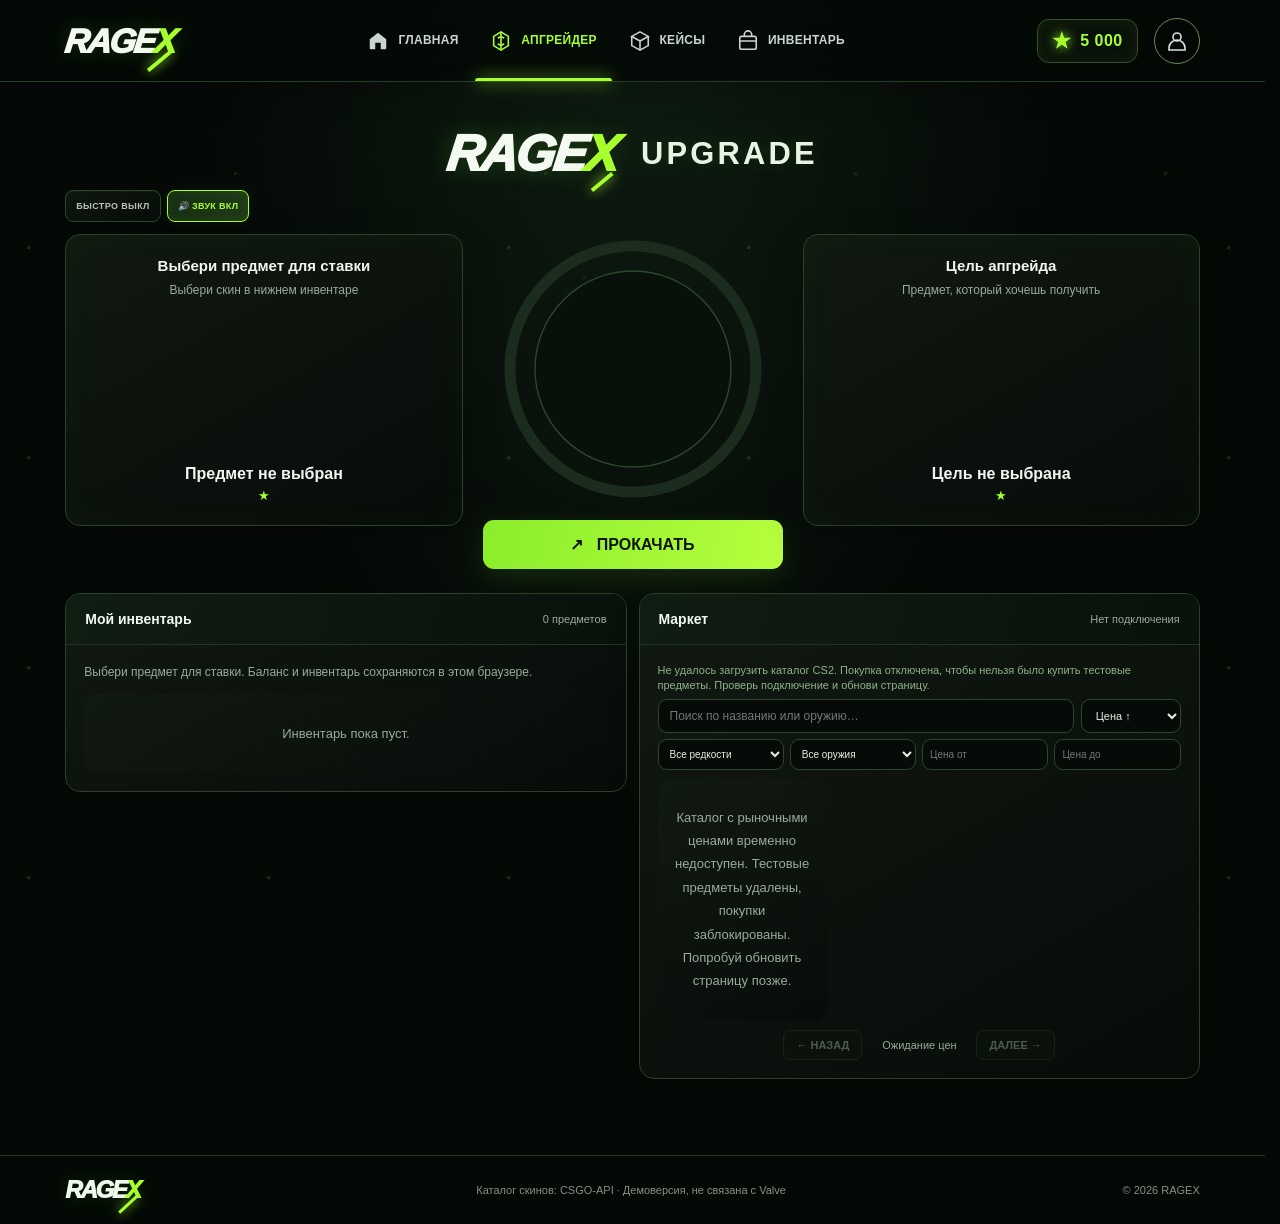
<file: upgrade.html>
<!doctype html>
<html lang="ru">
<head>
<meta charset="utf-8"><meta name="viewport" content="width=device-width,initial-scale=1">
<title>RAGEX — Upgrade</title>
<style>
:root{--bg:#090b0a;--panel:#151815;--panel2:#1d211e;--green:#b8ff39;--muted:#8c958b;--line:#30372f}
*{box-sizing:border-box}body{margin:0;background:var(--bg);color:#f5f7f3;font-family:Arial,sans-serif}a{color:inherit;text-decoration:none}button,input,select{font:inherit}button{cursor:pointer}
header{min-height:72px;padding:16px 5%;display:flex;align-items:center;justify-content:space-between;gap:20px;border-bottom:1px solid var(--line);background:#0b0d0b}.logo{font-weight:950;font-size:27px;letter-spacing:2px;color:var(--green)}.logo span{color:white}nav{display:flex;gap:22px;flex-wrap:wrap}nav a{font-size:14px;color:#c5ccc1}nav a:hover,nav a.active{color:var(--green)}nav a.nav-locked{opacity:.38;cursor:not-allowed;text-decoration:line-through;text-decoration-color:#b8ff3980}
.wrap{max-width:1200px;margin:auto;padding:25px 20px 45px}.page-title{text-align:center;margin:0 0 26px;font-size:26px;letter-spacing:1px}.page-title span{color:var(--green)}.toolbar{display:flex;justify-content:flex-end;align-items:center;gap:10px;margin-bottom:12px;color:var(--muted);font-size:13px}.mode-controls{display:flex;gap:7px;align-items:center;flex-wrap:wrap;justify-content:flex-end}.balance-pill,.mode-btn{border:1px solid var(--line);background:#121612;border-radius:7px;padding:7px 10px;font-size:10px;font-weight:800;letter-spacing:.3px;color:#dce5d7}.balance-pill b{color:var(--green);margin-left:5px}.mode-btn{cursor:pointer;color:#b8c1b4}.mode-btn.active{border-color:var(--green);color:var(--green);background:#1b2614}.small-hint{font-size:11px;color:var(--muted);margin-top:9px;line-height:1.5}.buy-btn{margin-top:7px;width:100%;padding:6px 4px;border:1px solid #46533b;border-radius:6px;background:#20291a;color:var(--green);font-size:10px;font-weight:800}.buy-btn:hover{background:#2c3b20}.pill{border:1px solid var(--line);background:var(--panel);border-radius:8px;padding:9px 12px;color:#e8eee5}
.top-grid{display:grid;grid-template-columns:minmax(0,1fr) 300px minmax(0,1fr);gap:20px;align-items:center}.item-panel{height:270px;background:radial-gradient(ellipse at 50% 55%,#293c1d 0,transparent 60%),var(--panel);border:1px solid #202620;border-radius:13px;padding:18px;display:flex;flex-direction:column;align-items:center;justify-content:space-between;text-align:center;min-width:0}.panel-title{font-weight:700;font-size:14px}.panel-sub{font-size:12px;color:var(--muted);margin-top:7px}.weapon{height:120px;display:grid;place-items:center;font-size:72px;text-shadow:0 0 30px #b8ff3930}.item-name{font-weight:700}.item-value{color:var(--green);font-size:13px;margin-top:5px}
.dial-wrap{display:flex;flex-direction:column;align-items:center;gap:18px}.dial{width:270px;height:270px;border-radius:50%;display:grid;place-items:center;position:relative;isolation:isolate;box-shadow:0 0 30px #b8ff3910}.dial-svg{position:absolute;inset:0;width:100%;height:100%;overflow:visible;pointer-events:none}.dial-track{fill:none;stroke:#252a24;stroke-width:11}.dial-success{fill:none;stroke:var(--green);stroke-width:11;stroke-linecap:butt;transition:stroke-dasharray .18s ease}.dial-center{fill:#090b0a;stroke:#242b22;stroke-width:1.4}.dial.blank{box-shadow:none}.dial.blank .pointer{display:none}.dial.blank .dial-inner{display:none}.dial-inner{z-index:1;width:78%;height:78%;border-radius:50%;background:radial-gradient(circle,#252d21,#101310 72%);border:1px solid #394333;display:flex;flex-direction:column;align-items:center;justify-content:center;text-align:center}.pointer{position:absolute;z-index:5;inset:0;width:100%;height:100%;border-radius:50%;pointer-events:none;transform:rotate(0deg);transform-origin:50% 50%;transition:transform 1.95s cubic-bezier(.12,.72,.15,1);will-change:transform}.pointer:before{content:"";position:absolute;top:11px;left:calc(50% - 8px);width:0;height:0;border-left:8px solid transparent;border-right:8px solid transparent;border-bottom:15px solid var(--green);filter:drop-shadow(0 0 5px #b8ff3980)}.dial-symbol{display:none}.chance{font-size:27px;font-weight:900;color:var(--green);margin-top:5px}.chance-label{font-size:11px;color:var(--muted);margin-top:4px}
.secondary{border:1px solid var(--line);background:#1b2118;color:var(--green);font-weight:800;padding:13px 18px;border-radius:8px;width:100%;max-width:270px}.secondary:hover{background:#26301f}.primary{border:0;background:var(--green);color:#10150b;font-weight:900;padding:15px 20px;border-radius:10px;width:100%;font-size:16px;transition:.2s}.primary:hover{filter:brightness(1.08);transform:translateY(-1px)}.primary:disabled{opacity:.55;cursor:wait;transform:none}
.lower{display:grid;grid-template-columns:minmax(0,.95fr) minmax(0,1fr);gap:12px;margin-top:24px}.box{background:var(--panel);border:1px solid #242b23;border-radius:12px;overflow:hidden;min-width:0}.box-head{background:var(--panel2);padding:15px 17px;display:flex;justify-content:space-between;align-items:center;gap:12px;font-weight:700;font-size:14px}.box-head small{font-size:11px;color:var(--muted);font-weight:400}.box-body{padding:15px}.controls{display:flex;gap:7px;margin-bottom:13px;flex-wrap:wrap}.controls input,.controls select{min-width:0;width:100%;background:#0b0e0b;color:#e8eee5;border:1px solid #333a31;border-radius:7px;padding:10px;font-size:12px}.controls .search{flex:1}.item-grid{display:grid;grid-template-columns:repeat(3,minmax(0,1fr));gap:8px}.skin{border:1px solid #343b31;border-radius:8px;background:#111511;min-width:0;text-align:center;padding:10px 5px;cursor:pointer;transition:.15s}.skin:hover,.skin.selected{border-color:var(--green);background:#20291a}.skin-icon{height:52px;display:grid;place-items:center;font-size:30px}.skin-name{font-size:11px;font-weight:700;overflow-wrap:anywhere;line-height:1.4}.skin-price{font-size:11px;color:var(--green);margin-top:5px}.empty{padding:28px 12px;text-align:center;color:var(--muted);font-size:13px;line-height:1.8}.status{display:none;margin-top:15px;padding:12px;border-radius:8px;background:#111710;border:1px solid #39452f;color:#cde9b3;font-size:13px;line-height:1.6}.status.show{display:block}
footer{border-top:1px solid var(--line);padding:23px 5%;display:flex;justify-content:space-between;gap:15px;flex-wrap:wrap;color:var(--muted);font-size:12px}
@media(max-width:900px){.top-grid{grid-template-columns:minmax(0,1fr) 220px minmax(0,1fr);gap:10px}.dial{width:215px;height:215px}.pointer{height:100%;top:0}.item-panel{height:245px;padding:12px}.weapon{font-size:58px}.lower{grid-template-columns:1fr}}
@media(max-width:650px){header{align-items:flex-start;flex-direction:column}nav{gap:14px}.wrap{padding:22px 12px 35px}.top-grid{grid-template-columns:1fr 1fr;gap:10px}.dial-wrap{grid-column:1/-1;grid-row:2}.dial{width:225px;height:225px}.pointer{height:100%;top:0}.item-panel{height:215px;padding:12px 6px}.panel-title{font-size:12px}.panel-sub{font-size:10px}.weapon{height:85px;font-size:52px}.item-name{font-size:12px}.lower{margin-top:18px}.box-head{padding:13px;font-size:13px}}

.actual-odds-note{font-size:10px;color:#b9c4b4;line-height:1.4;margin-top:4px;text-align:center;max-width:230px}
.sell-btn{margin-top:5px;width:100%;padding:5px 4px;border:1px solid #634638;border-radius:6px;background:#211711;color:#ffbe8b;font-size:10px;font-weight:800;cursor:pointer}
.sell-btn:hover{background:#382117;border-color:#ff9f65}.buy-btn:disabled,.sell-btn:disabled{opacity:.38;cursor:not-allowed;filter:grayscale(1);pointer-events:none}
@media(max-width:760px){.mode-controls{justify-content:flex-start}}

.boost-control{display:flex;flex-direction:column;gap:6px;min-width:245px;max-width:320px;margin-right:auto;padding:10px 12px;border:1px solid #2c402b;border-radius:11px;background:linear-gradient(145deg,#0d160e,#080d09);box-shadow:inset 0 0 18px #8bff1610}
.boost-label{font-size:10px;font-weight:900;letter-spacing:.8px;color:#dfe9dc}
.boost-row{display:flex;align-items:center;gap:7px}
.boost-row input{width:120px;min-width:0;padding:8px 9px;border:1px solid #334932;border-radius:7px;background:#050906;color:#b8ff39;font-size:13px;font-weight:800;outline:none}
.boost-row input:focus{border-color:#a8ff2e;box-shadow:0 0 0 2px #a8ff2e18}
.boost-currency{font-size:12px;font-weight:900;color:var(--green)}
.boost-max{border:1px solid #42663a;border-radius:7px;background:#132113;color:#b8ff39;padding:8px 10px;font-size:10px;font-weight:900}
.boost-max:hover{background:#20351a}.boost-max:disabled,.boost-row input:disabled{opacity:.45;cursor:not-allowed}
.boost-note{font-size:10px;line-height:1.4;color:#8fa08e}
.toolbar{display:none}.mode-controls{margin:0}
@media(max-width:760px){.boost-control{width:100%;max-width:none;margin:0}.mode-controls{margin:0 auto}.toolbar{align-items:stretch}}

.sound-toggle{border-color:#45653c;color:#dfffc8;white-space:nowrap}.sound-toggle.active{border-color:var(--green);color:var(--green);background:#1b2614}.sound-toggle:not(.active){color:#9ba49a;border-color:#343a33;background:#111411}



/* RAGEX neon landing-page visual system applied to the upgrader */
:root{--bg:#050906;--panel:#0b120d;--panel2:#101a12;--green:#a8ff2e;--muted:#a1aaa5;--line:#263b29;--text:#f5f8f4}
body{min-height:100vh;font-family:Inter,Arial,Helvetica,sans-serif;background:radial-gradient(ellipse at 50% -8%,#12351c 0,transparent 45%),radial-gradient(ellipse at 78% 34%,#05260f 0,transparent 32%),#050906;color:var(--text);overflow-x:hidden}
body:before{content:"";position:fixed;inset:0;pointer-events:none;z-index:-1;opacity:.28;background-image:radial-gradient(circle at 12% 18%,#76ff3c88 0 1.5px,transparent 2px),radial-gradient(circle at 76% 62%,#76ff3c66 0 1.5px,transparent 2px),radial-gradient(circle at 46% 84%,#76ff3c55 0 1px,transparent 2px);background-size:240px 210px,310px 280px,400px 330px;animation:upgradeParticles 24s linear infinite}
@keyframes upgradeParticles{from{background-position:0 0,0 0,0 0}to{background-position:240px -210px,-310px 280px,400px 330px}}
header.site-header{height:82px;min-height:82px;padding:0 max(5.1vw,24px);display:flex;align-items:center;justify-content:space-between;gap:28px;position:sticky;top:0;z-index:30;border-bottom:1px solid #263c29;background:rgba(4,9,6,.9);backdrop-filter:blur(18px);box-shadow:0 6px 35px #0004}
.logo{font-size:34px;line-height:1;font-weight:1000;font-style:italic;letter-spacing:-2.2px;white-space:nowrap;color:#f0f8ec;text-shadow:0 0 24px #79ff3533}
.logo span{color:var(--green);display:inline-block;position:relative}.logo span:after{content:"";position:absolute;height:3px;width:24px;background:var(--green);right:0;bottom:-4px;transform:rotate(-43deg);box-shadow:0 0 12px #adff39}
nav.nav{display:flex;align-items:stretch;gap:clamp(12px,2vw,30px);margin:auto;height:100%;flex-wrap:nowrap}
nav.nav a{position:relative;display:flex;align-items:center;color:#cbd4d1;font-size:13px;font-weight:800;letter-spacing:.2px;padding:0 3px;transition:color .2s ease,opacity .2s ease}
nav.nav a:hover,nav.nav a.active{color:var(--green)}nav.nav a.active:after{content:"";position:absolute;height:3px;bottom:0;left:-12px;right:-12px;background:var(--green);box-shadow:0 0 16px #9cff2f;border-radius:4px 4px 0 0}
nav a.nav-locked{opacity:.27!important;cursor:not-allowed!important;text-decoration:none!important;pointer-events:auto!important}
.header-tag{font-size:9px;letter-spacing:1.4px;color:#849487;white-space:nowrap}.header-tag span{color:var(--green);margin-left:8px}
.wrap{max-width:1400px;padding:34px max(3vw,20px) 56px}
.page-title{text-align:left;margin:0 0 22px;font-size:clamp(30px,3vw,42px);letter-spacing:-1.4px;font-weight:1000;text-shadow:0 0 26px #72ff2b15}.page-title span{color:var(--green);text-shadow:0 0 25px #84ff2720}
.toolbar{margin-bottom:18px}.balance-pill,.mode-btn{background:#08110a;border-color:#35562e;border-radius:10px;padding:10px 13px;box-shadow:inset 0 0 18px #8bff1610}.mode-btn{transition:background .2s,border-color .2s,color .2s}.mode-btn:hover,.mode-btn.active{background:#142412;border-color:#80c83d;color:var(--green)}
.top-grid{gap:22px}.item-panel{height:292px;padding:22px;border:1px solid #2d492e;border-radius:17px;background:radial-gradient(ellipse at 50% 46%,#17381b 0,transparent 62%),linear-gradient(145deg,#0f1a12e8,#07100adf);box-shadow:inset 0 0 36px #67ff1b08,0 12px 42px #0003;transition:transform .25s,border-color .25s}.item-panel:hover{border-color:#5f943a;transform:translateY(-2px)}.panel-title{font-size:15px;font-weight:900}.panel-sub{font-size:12px;line-height:1.55}
.weapon{filter:drop-shadow(0 0 18px #9cff3228);animation:weaponPulse 4s ease-in-out infinite}@keyframes weaponPulse{0%,100%{transform:translateY(0) scale(1)}50%{transform:translateY(-4px) scale(1.035)}}
.dial-wrap{gap:16px}.dial{box-shadow:0 0 50px #4dff2713,0 0 0 1px #6aff2a0b}.dial-inner{background:radial-gradient(circle,#142416,#071009 75%);border-color:#335132;box-shadow:inset 0 0 30px #63ff200b}.dial-center{fill:#071009;stroke:#2b492c}.dial-track{stroke:#1b2b1d}.dial-success{filter:drop-shadow(0 0 5px #a8ff2e44)}
.primary{background:linear-gradient(105deg,#8bed2b,#b6ff3e);box-shadow:0 10px 30px #8aff321c;border-radius:11px}.primary:hover{box-shadow:0 14px 38px #8aff323d}.secondary{border-color:#466e35;background:#08110a;border-radius:10px}.box{border-color:#29442c;border-radius:16px;background:linear-gradient(145deg,#0d160f,#060b07);box-shadow:0 16px 35px #0002}.box-head{background:linear-gradient(105deg,#101d12,#09110b);border-bottom:1px solid #203624;padding:17px 19px}.box-body{padding:18px}.controls input,.controls select{background:#060b07;border-color:#2c452c;border-radius:9px;padding:12px}.controls input:focus,.controls select:focus{outline:1px solid #74b73a;border-color:#74b73a}.skin{border-color:#243b27;background:linear-gradient(150deg,#101a12,#080e09);border-radius:11px;padding:12px 7px}.skin:hover,.skin.selected{border-color:var(--green);background:linear-gradient(150deg,#1a2a18,#0c170d);box-shadow:0 0 18px #92ff2510}.skin-icon{filter:drop-shadow(0 0 14px #83ff2525)}.status{border-color:#3f6733;background:#0a160b;color:#d9f8c7;border-radius:10px;box-shadow:0 0 28px #78ff2608}
footer.site-footer{border-top:1px solid #253c28;padding:24px max(5.1vw,24px);display:flex;justify-content:space-between;align-items:center;gap:14px;flex-wrap:wrap;color:#7e8d82;font-size:11px}footer.site-footer .logo{font-size:24px}
.confirm-backdrop{position:fixed;inset:0;z-index:1000;display:flex;align-items:center;justify-content:center;padding:20px;background:rgba(1,5,2,.78);backdrop-filter:blur(9px);opacity:0;transition:opacity .18s ease}.confirm-backdrop[hidden]{display:none!important}.confirm-backdrop.is-open{opacity:1}.confirm-modal{width:min(100%,440px);padding:28px;border-radius:18px;border:1px solid #52783e;background:radial-gradient(ellipse at 50% 0,#172d17,transparent 62%),linear-gradient(145deg,#101811,#070c08);box-shadow:0 25px 100px #000b,0 0 35px #8bff2510;transform:translateY(8px) scale(.985);transition:transform .18s ease}.confirm-backdrop.is-open .confirm-modal{transform:translateY(0) scale(1)}.confirm-mark{width:39px;height:39px;display:grid;place-items:center;border:1px solid #78b83d;border-radius:12px;background:#152713;color:var(--green);font-size:22px;font-weight:900;box-shadow:0 0 22px #8bff2514}.confirm-eyebrow{margin-top:17px;color:#9fcf86;font-size:9px;letter-spacing:2px;font-weight:800}.confirm-modal h2{margin:8px 0 9px;font-size:27px;letter-spacing:-.5px}.confirm-modal p{margin:0;color:#b4c1b3;font-size:14px;line-height:1.65;overflow-wrap:anywhere}.confirm-actions{display:flex;justify-content:flex-end;gap:10px;margin-top:25px}.confirm-actions button{border-radius:9px;padding:12px 15px;font-size:11px;font-weight:900;letter-spacing:.3px;transition:transform .18s,filter .18s}.confirm-actions button:hover{transform:translateY(-2px);filter:brightness(1.1)}.confirm-cancel{border:1px solid #354a35;background:#0a100b;color:#d7e2d4}.confirm-accept{border:1px solid #99ec48;background:linear-gradient(110deg,#86e42a,#b6ff3e);color:#081006}
@media(max-width:900px){header.site-header{padding:0 20px;gap:15px}.header-tag{display:none}.top-grid{grid-template-columns:minmax(0,1fr) 220px minmax(0,1fr);gap:10px}.item-panel{height:260px}.dial{width:215px;height:215px}}
@media(max-width:650px){header.site-header{height:auto;min-height:75px;flex-wrap:wrap;padding:14px 5%;gap:12px}.logo{font-size:28px}nav.nav{order:3;width:100%;height:42px;justify-content:space-between;gap:12px;overflow-x:auto;margin:0}nav.nav a{white-space:nowrap;font-size:11px}.wrap{padding:25px 12px 35px}.page-title{text-align:center}.top-grid{grid-template-columns:1fr 1fr;gap:10px}.dial-wrap{grid-column:1/-1;grid-row:2}.dial{width:225px;height:225px}.item-panel{height:220px;padding:14px 8px}.panel-title{font-size:12px}.panel-sub{font-size:10px}.weapon{height:85px;font-size:52px}.item-name{font-size:12px}.lower{margin-top:18px}.box-head{padding:13px;font-size:13px}.confirm-modal{padding:22px}.confirm-actions button{flex:1}}
@media(prefers-reduced-motion:reduce){*,*:before,*:after{animation-duration:.01ms!important;animation-iteration-count:1!important;scroll-behavior:auto!important;transition-duration:.01ms!important}}


/* CS2 catalog cards */
.skin-icon{height:76px;display:flex;align-items:center;justify-content:center;overflow:hidden}
.skin-img{width:100%;height:100%;object-fit:contain;filter:drop-shadow(0 6px 10px #0009);transition:transform .18s ease,filter .18s ease}
.skin:hover .skin-img{transform:translateY(-2px) scale(1.05);filter:drop-shadow(0 0 10px #a8ff2e30)}
.weapon-img{width:100%;height:100%;max-height:124px;object-fit:contain;filter:drop-shadow(0 0 18px #a8ff2e22)}
.skin-meta{font-size:9px;color:#9ca99c;line-height:1.35;margin-top:4px;min-height:12px}
.skin-rarity{display:inline-flex;align-items:center;gap:4px;border:1px solid #334034;border-radius:20px;padding:2px 6px;margin-top:5px;font-size:9px;color:#d6e1d3;max-width:100%;overflow:hidden;text-overflow:ellipsis;white-space:nowrap}
.skin-rarity-dot{width:6px;height:6px;flex:0 0 6px;border-radius:50%}
.catalog-status{font-size:10px;color:#96a596;line-height:1.5;margin:0 0 12px}
.catalog-pager{display:flex;align-items:center;justify-content:center;gap:12px;margin-top:14px}
.catalog-pager button{background:#101810;color:#cfe5c7;border:1px solid #354933;border-radius:7px;padding:8px 12px;font-size:11px;font-weight:800}
.catalog-pager button:hover:not(:disabled){border-color:var(--green);color:var(--green)}
.catalog-pager button:disabled{opacity:.35;cursor:not-allowed}
.catalog-pager span{font-size:11px;color:var(--muted);min-width:90px;text-align:center}
.controls select{appearance:auto}
@media(max-width:420px){.item-grid{grid-template-columns:repeat(2,minmax(0,1fr))}.skin-icon{height:70px}}

/* RAGEX 2026 polish: centered title, source/target controls, compact catalog */
.page-title{display:flex;align-items:baseline;justify-content:center;gap:15px;text-align:center;margin:2px 0 20px;font-size:clamp(30px,3.8vw,46px);letter-spacing:0;font-weight:1000}
.page-title .title-rage{color:#f0f8ec;font-size:1.12em;font-style:italic;letter-spacing:-2.7px;text-shadow:0 0 24px #79ff3533}
.page-title .title-rage .title-x{color:var(--green);display:inline-block;position:relative}
.page-title .title-rage .title-x:after{content:"";position:absolute;height:3px;width:22px;background:var(--green);right:0;bottom:-4px;transform:rotate(-43deg);box-shadow:0 0 12px #adff39}
.page-title .title-slash{color:#3b5a3d;font-size:.8em}
.page-title .title-upgrade{color:var(--green);font-size:.72em;letter-spacing:3px;font-weight:900;text-shadow:0 0 24px #84ff272d}
.toolbar{display:none}.mode-controls{justify-content:flex-start}
.top-grid{align-items:stretch;grid-template-columns:minmax(0,1fr) 300px minmax(0,1fr);gap:20px}
.item-column{display:flex;flex-direction:column;gap:10px;min-width:0}
.item-column .item-panel{width:100%;height:292px}
.boost-control{width:100%;min-width:0;max-width:none;margin:0;padding:12px 14px;border:1px solid #2c492e;border-radius:13px;background:linear-gradient(145deg,#0b160d,#060b07);box-shadow:inset 0 0 22px #8bff1610,0 8px 22px #0002}
.boost-label{font-size:10px;letter-spacing:1px;color:#e3eedf}
.boost-row input{flex:1;width:0;font-size:14px;padding:9px 10px}
.boost-note{min-height:27px}
.target-presets{border:1px solid #2b472d;border-radius:13px;padding:12px;background:linear-gradient(145deg,#0b160d,#060b07);box-shadow:inset 0 0 22px #8bff1610}
.preset-heading{font-size:9px;letter-spacing:1.4px;font-weight:900;color:#9bb696;margin-bottom:9px}
.preset-buttons{display:grid;grid-template-columns:repeat(3,minmax(0,1fr));gap:6px}
.preset-buttons button{min-height:34px;border:1px solid #344b32;border-radius:8px;background:#0a120a;color:#d2e1ce;font-size:12px;font-weight:900;transition:background .18s,border-color .18s,color .18s,transform .18s}
.preset-buttons button:hover:not(:disabled){border-color:#78b844;color:var(--green);transform:translateY(-1px)}
.preset-buttons button.active{background:linear-gradient(110deg,#172d14,#223b18);border-color:var(--green);color:var(--green);box-shadow:inset 0 0 14px #8bff2512,0 0 12px #8bff2510}
.preset-buttons button:disabled{opacity:.5;cursor:not-allowed}
.preset-caption{font-size:10px;color:#8fa28d;line-height:1.4;margin:9px 0 0;min-height:28px}
.catalog-status{font-size:11px;color:#90b28a;margin-bottom:8px}
.catalog-search-row{display:flex;flex-wrap:nowrap;gap:7px;margin-bottom:8px}
.catalog-search-row .search{min-width:0;flex:1 1 auto;padding:9px 11px;font-size:12px}
.catalog-search-row select{width:auto;min-width:100px;padding:9px 10px;font-size:11px}
.catalog-filter-row{gap:7px;margin-bottom:8px;flex-wrap:nowrap}
.catalog-filter-row input,.catalog-filter-row select{flex:1 1 0;width:0;min-width:0;padding:8px 9px;font-size:11px}
.skin-price{display:table;margin:8px auto 3px;padding:5px 9px;border:1px solid #375a32;border-radius:7px;background:linear-gradient(110deg,#0f1e0f,#172813);font-size:14px;font-weight:1000;letter-spacing:.2px;color:#c4ff8c;text-shadow:0 0 13px #8bff2533;white-space:nowrap}
.buy-btn{margin-top:8px;padding:9px 6px;border:1px solid #6f9f3b;border-radius:8px;background:linear-gradient(105deg,#152713,#1e3418);color:#caff95;font-size:10px;letter-spacing:.45px;box-shadow:inset 0 0 10px #91ff2810}
.buy-btn:hover:not(:disabled){background:linear-gradient(105deg,#1d3617,#2b481f);box-shadow:0 0 18px #8bff2520}
.sell-btn{padding:8px 5px;border:1px solid #6a4a32;border-radius:8px;background:linear-gradient(105deg,#25180f,#351f12);color:#ffd0a2;font-size:10px;letter-spacing:.25px}
.sell-btn:hover:not(:disabled){background:linear-gradient(105deg,#382013,#4a2a16);border-color:#e8a16b}
.skin-name{min-height:31px;font-size:11px}.skin-meta{font-size:9px}.item-grid{gap:8px}
@media(max-width:1000px){.top-grid{grid-template-columns:minmax(0,1fr) 245px minmax(0,1fr);gap:12px}.dial{width:230px;height:230px}.item-column .item-panel{height:275px}}
@media(max-width:760px){.toolbar{justify-content:center}.top-grid{grid-template-columns:minmax(0,1fr) minmax(0,1fr);gap:10px}.source-column{grid-column:1;grid-row:1}.target-column{grid-column:2;grid-row:1}.dial-wrap{grid-column:1/-1;grid-row:2;justify-self:center;width:min(100%,320px)}.item-column .item-panel{height:230px;padding:13px 8px}.boost-control,.target-presets{padding:10px}.preset-buttons{gap:5px}.preset-buttons button{font-size:11px;min-height:32px}.boost-label{font-size:9px}.boost-note{font-size:9px}.catalog-search-row{flex-wrap:wrap}.catalog-search-row .search{flex:1 1 100%}.catalog-search-row select{flex:1}.catalog-filter-row{flex-wrap:wrap}.catalog-filter-row input,.catalog-filter-row select{flex:1 1 calc(50% - 7px);width:auto}.skin-price{font-size:13px}}
@media(max-width:480px){.page-title{gap:8px;font-size:27px}.page-title .title-upgrade{letter-spacing:1.6px}.top-grid{gap:8px}.item-column .item-panel{height:210px}.boost-row{gap:5px}.boost-max{padding:8px}.box-body{padding:12px}.item-grid{grid-template-columns:repeat(2,minmax(0,1fr))}}

/* RAGEX source-side controls and conditional upgrade options */
[hidden],.is-hidden{display:none!important}
.page-title{align-items:center;gap:13px;margin:2px 0 23px}
.page-title .title-rage{display:inline-flex;align-items:center;color:#f4f9f1;font-size:1em;font-style:italic;transform:skew(-7deg);letter-spacing:-2.2px;text-shadow:0 0 24px #79ff3533;line-height:1}
.page-title .title-word{position:relative;display:inline-block;font-size:1.12em;font-weight:1000}
.page-title .title-rage .title-x{color:var(--green);display:inline-block;position:relative}
.page-title .title-rage .title-x:after{content:"";position:absolute;height:3px;width:22px;background:var(--green);right:0;bottom:-4px;transform:rotate(-43deg);box-shadow:0 0 12px #adff39}
.page-title .title-slash{color:#3b5a3d;font-size:.8em}
.page-title .title-upgrade{font-size:.72em;letter-spacing:3px;font-weight:900;color:#e7f4e4;text-shadow:0 0 20px #84ff2720;border-bottom:2px solid #8bdc4260;padding-bottom:5px}
.upgrade-controls-top{display:flex;justify-content:flex-start;width:100%;margin:0 0 12px}.upgrade-controls-top .source-tools{display:flex;flex-direction:column;gap:8px;width:calc((100% - 340px)/2);min-width:0}
.source-balance{align-self:flex-start;display:flex;align-items:center;gap:9px;min-height:36px;padding:5px 11px;border:1px solid #34512b;border-radius:10px;background:linear-gradient(110deg,#09110a,#101d0e);box-shadow:inset 0 0 18px #8bff1610;color:var(--green);white-space:nowrap}
.source-balance .star{font-size:17px;color:var(--green);text-shadow:0 0 12px #9cff2e}
.source-balance strong{font-size:14px;font-weight:1000;letter-spacing:.3px}
.source-balance .balance-caption{font-size:8px;letter-spacing:1.15px;color:#89a181;border-left:1px solid #30432c;padding-left:9px}
.source-mode-controls{display:flex;align-items:center;gap:6px;flex-wrap:wrap}
.source-mode-controls .mode-btn{padding:8px 10px;min-height:32px;border-radius:8px;font-size:9px;letter-spacing:.35px;background:linear-gradient(140deg,#0d170e,#080d09);border-color:#2b472d;box-shadow:inset 0 1px #ffffff08;transition:background .2s,border-color .2s,transform .2s,color .2s}
.source-mode-controls .mode-btn:hover:not(:disabled){transform:translateY(-1px);border-color:#6b9c45}
.source-mode-controls .mode-btn.active{background:linear-gradient(120deg,#172d14,#213b19);border-color:var(--green);box-shadow:0 0 13px #8bff2510,inset 0 0 12px #8bff2512}
.source-mode-controls .mode-btn:disabled{opacity:.45;cursor:not-allowed}
.boost-control{gap:8px;padding:12px 13px}
.boost-head{display:flex;align-items:center;justify-content:space-between;gap:8px}
.boost-chip{font-size:8px;letter-spacing:.7px;color:#86b678;border:1px solid #274326;background:#0b160c;padding:4px 6px;border-radius:6px;white-space:nowrap}
.boost-row{gap:8px}
.boost-row input[type=number]{flex:1;width:0;min-width:0}
.boost-slider{appearance:none;-webkit-appearance:none;width:100%;height:5px;border-radius:999px;background:linear-gradient(90deg,#3c7728,#a8ff2e);outline:none;margin:5px 0 0;cursor:pointer;box-shadow:0 0 10px #a8ff2e1a}
.boost-slider::-webkit-slider-thumb{-webkit-appearance:none;appearance:none;width:16px;height:16px;border-radius:50%;background:#c2ff75;border:3px solid #183414;box-shadow:0 0 0 2px #a8ff2e80,0 0 14px #a8ff2e55}
.boost-slider::-moz-range-thumb{width:11px;height:11px;border-radius:50%;background:#c2ff75;border:3px solid #183414;box-shadow:0 0 0 2px #a8ff2e80,0 0 14px #a8ff2e55}
.boost-slider:disabled{opacity:.4;cursor:not-allowed}
.boost-range-labels{display:flex;justify-content:space-between;color:#7c9279;font-size:9px;margin-top:-3px}
.boost-note{min-height:0}
.target-presets{padding:12px}
.preset-heading{display:flex;align-items:center;justify-content:space-between;gap:8px;margin-bottom:10px}
.preset-heading span{font-size:10px;letter-spacing:1.2px;font-weight:1000;color:#d9e8d5}
.preset-heading small{font-size:8px;letter-spacing:.8px;color:#78976f}
.preset-buttons{grid-template-columns:repeat(3,minmax(0,1fr));gap:7px}
.preset-buttons button{position:relative;min-height:37px;border:1px solid #314b2f;border-radius:9px;background:linear-gradient(180deg,#101b10,#091009);color:#c7d9c1;font-size:12px;font-weight:1000;letter-spacing:.1px;box-shadow:inset 0 1px #ffffff07;overflow:hidden}
.preset-buttons button:before{content:"";position:absolute;left:15%;right:15%;top:0;height:1px;background:#c0ff7028}
.preset-buttons button:hover:not(:disabled){background:linear-gradient(180deg,#172a15,#0d1a0d);border-color:#7ec54a;color:#e2ffd2;transform:translateY(-1px)}
.preset-buttons button.active{background:linear-gradient(135deg,#29491e,#122211);border-color:#a8ff2e;color:#d0ff9a;box-shadow:0 0 0 1px #a8ff2e20,inset 0 0 14px #a8ff2e17,0 0 12px #a8ff2e12}
.preset-caption{margin-top:8px;min-height:0;font-size:10px;color:#87a17f}
@media(max-width:1000px) and (min-width:761px){.upgrade-controls-top .source-tools{width:calc((100% - 269px)/2)}}
@media(max-width:760px){.upgrade-controls-top .source-tools{width:calc(50% - 5px);gap:7px}.source-mode-controls{gap:5px}.source-mode-controls .mode-btn{padding:7px 8px;font-size:8px}.source-balance{min-height:32px}.boost-control,.target-presets{width:100%}}
@media(max-width:480px){.page-title{gap:8px}.page-title .title-word{font-size:1.04em}.page-title .title-upgrade{letter-spacing:1.6px}.upgrade-controls-top .source-tools{width:100%}.source-mode-controls .mode-btn{font-size:8px;padding:7px 7px}.boost-chip{font-size:7px}}


/* Final title and compact paged source-inventory tuning */
.page-title{display:flex;align-items:center;justify-content:center;gap:clamp(12px,2vw,24px);text-align:center;margin:8px 0 24px!important;line-height:1!important}
.page-title .title-brand{display:inline-flex;align-items:center;position:relative;color:#f4f9f1;font-size:1.12em;font-weight:1000;font-style:italic;letter-spacing:-2.2px;line-height:1;text-shadow:0 0 24px #79ff3533;transform:skew(-7deg)}
.wrap>.page-title .title-brand{color:#f4f9f1!important}
.wrap>.page-title .title-brand-x{color:var(--green)!important}
.wrap>.page-title .title-upgrade{color:#e7f4e4!important}
.page-title .title-brand-x{position:relative;display:inline-block;color:var(--green)}
.page-title .title-brand-x:after{content:"";position:absolute;height:4px;width:25px;background:var(--green);right:-1px;bottom:-4px;transform:rotate(-43deg);box-shadow:0 0 12px #adff39}
.page-title .title-upgrade{display:inline-block;border:0!important;padding:0!important;margin:0!important;color:#e7f4e4!important;font-size:.68em!important;font-weight:900;letter-spacing:clamp(1.5px,.3vw,3.2px)!important;text-shadow:0 0 20px #84ff2720;line-height:1}
.source-inventory-pager{margin-top:11px}
.source-inventory-pager button{padding:7px 9px;font-size:9px}
.source-inventory-pager span{min-width:55px;font-size:10px}
@media(max-width:760px){.page-title{margin:4px 0 18px!important}.page-title .title-brand{letter-spacing:-1.7px}.page-title .title-upgrade{font-size:.64em!important}.source-inventory-pager{gap:7px}}


/* Matched inventory / market grids: same 9-card page and no oversized empty rows. */
.lower{align-items:start;grid-template-columns:minmax(0,1fr) minmax(0,1fr);gap:12px}
.lower>.box{align-self:start;height:auto;min-height:0}
.lower>.box .box-body{height:auto;min-height:0}
.item-grid{grid-template-columns:repeat(3,minmax(0,1fr));grid-auto-rows:auto;align-content:start;align-items:stretch;min-height:0}
.skin{height:100%;display:flex;flex-direction:column;min-height:0}
.skin-icon{flex:0 0 76px}
.skin-name{flex:0 0 auto}
.skin-meta{flex:0 0 auto}
.skin-price{flex:0 0 auto;margin-top:auto;margin-bottom:4px}
.buy-btn,.sell-btn{flex:0 0 auto;margin-top:7px}
.catalog-status{margin:0 0 6px;min-height:0;line-height:1.35}
.catalog-search-row{margin-bottom:6px}
.market-filter-row{display:grid;grid-template-columns:repeat(4,minmax(0,1fr));gap:6px;margin-bottom:8px}
.market-filter-row select,.market-filter-row input{width:100%;min-width:0;max-width:100%;padding:8px 7px;font-size:10px}
.catalog-pager{margin-top:9px}
.source-inventory-pager{margin-top:9px}
@media(max-width:760px){.lower{grid-template-columns:minmax(0,1fr);align-items:start}.market-filter-row{grid-template-columns:repeat(2,minmax(0,1fr))}.catalog-search-row{flex-wrap:nowrap}.catalog-search-row .search{flex:1 1 auto}.catalog-search-row select{flex:0 0 90px;min-width:0}}
@media(max-width:420px){.item-grid{grid-template-columns:repeat(2,minmax(0,1fr))}.market-filter-row{grid-template-columns:repeat(2,minmax(0,1fr))}.skin-icon{flex-basis:70px}}


/* RAGEX upgrade result animations */
.upgrade-result-banner{min-height:0;width:100%;max-width:300px;margin:-3px 0 0;padding:10px 12px;text-align:center;border-radius:10px;font-size:clamp(13px,1.2vw,17px);font-weight:1000;letter-spacing:1.4px;line-height:1.25;opacity:0;transform:translateY(6px) scale(.96);}
.upgrade-result-banner[hidden]{display:none!important}
.upgrade-result-banner.is-visible{animation:resultBannerEnter .28s cubic-bezier(.2,.8,.2,1) both}
.upgrade-result-banner.is-win{color:#b8ff62;border:1px solid #83eb42;background:linear-gradient(105deg,#10250e,#071009);text-shadow:0 0 17px #9bff4b65;box-shadow:0 0 26px #8cff271e,inset 0 0 17px #8cff270c}
.upgrade-result-banner.is-lose{color:#ff6472;border:1px solid #ff4b5c80;background:linear-gradient(105deg,#270b10,#100709);text-shadow:0 0 17px #ff334f62;box-shadow:0 0 26px #ff26401b,inset 0 0 17px #ff26400b}
@keyframes resultBannerEnter{0%{opacity:0;transform:translateY(8px) scale(.94);filter:blur(3px)}65%{opacity:1;transform:translateY(-1px) scale(1.025);filter:blur(0)}100%{opacity:1;transform:translateY(0) scale(1)}}
.item-panel.result-loss{border-color:#ff4356;box-shadow:inset 0 0 42px #ff16300d,0 0 28px #ff1f3725;animation:lossPanelGlitch .95s steps(2,end) both}
@keyframes lossPanelGlitch{0%,100%{transform:translateX(0);filter:none}12%{transform:translateX(-5px);filter:hue-rotate(125deg)}24%{transform:translateX(4px);filter:contrast(1.6)}37%{transform:translateX(-2px);filter:hue-rotate(-65deg)}52%{transform:translateX(3px);filter:contrast(1.5)}70%{transform:translateX(-1px);filter:none}}
.weapon{position:relative;overflow:visible}
.weapon.glitch-evaporate{animation:sourceGlitchJitter .95s steps(2,end) both!important}
.weapon.glitch-evaporate>img:not(.glitch-fragment),.weapon.glitch-evaporate>span:not(.glitch-fragment){animation:sourceVaporize .95s ease-in both}
@keyframes sourceGlitchJitter{0%,100%{transform:translate(0,0) skew(0);filter:none}10%{transform:translate(-6px,1px) skew(-5deg);filter:drop-shadow(5px 0 #ff304e) drop-shadow(-5px 0 #42e8ff)}22%{transform:translate(5px,-2px) skew(4deg);filter:drop-shadow(-5px 0 #ff304e)}34%{transform:translate(-3px,2px) skew(-2deg);filter:brightness(1.8)}45%{transform:translate(4px,0) skew(3deg);filter:drop-shadow(4px 0 #ff304e) drop-shadow(-4px 0 #42e8ff)}58%{transform:translate(-1px,-2px);filter:brightness(1.35)}}
@keyframes sourceVaporize{0%{opacity:1;transform:translate(0,0) scale(1);filter:blur(0)}20%{opacity:.25;transform:translate(-4px,1px) scale(1.02);filter:blur(1px) hue-rotate(100deg)}36%{opacity:.9;transform:translate(3px,-2px) scale(.98);filter:blur(0) hue-rotate(-50deg)}60%{opacity:.62;transform:translate(-2px,-6px) scale(.82);filter:blur(3px) saturate(1.8)}100%{opacity:0;transform:translate(8px,-18px) scale(.42);filter:blur(9px) saturate(2)}}
.glitch-fragment{position:absolute!important;left:0;top:0;width:100%!important;height:100%!important;object-fit:contain!important;pointer-events:none;z-index:4;opacity:.8!important;filter:drop-shadow(0 0 8px #ff3657)!important}
.glitch-fragment-a{clip-path:inset(0 0 70% 0);animation:fragmentSliceA .9s steps(3,end) forwards!important}
.glitch-fragment-b{clip-path:inset(35% 0 35% 0);filter:drop-shadow(0 0 8px #39dcff)!important;animation:fragmentSliceB .88s steps(3,end) forwards!important}
.glitch-fragment-c{clip-path:inset(72% 0 0 0);animation:fragmentSliceC .9s steps(3,end) forwards!important}
@keyframes fragmentSliceA{0%{transform:translate(0,0);opacity:0}18%{transform:translate(-12px,-2px);opacity:1}45%{transform:translate(9px,-10px);opacity:.8}100%{transform:translate(-24px,-26px) scale(.7);opacity:0;filter:blur(5px)}}
@keyframes fragmentSliceB{0%{transform:translate(0,0);opacity:0}17%{transform:translate(13px,1px);opacity:.95}48%{transform:translate(-10px,5px);opacity:.7}100%{transform:translate(22px,-7px) scale(.8);opacity:0;filter:blur(4px)}}
@keyframes fragmentSliceC{0%{transform:translate(0,0);opacity:0}15%{transform:translate(-3px,0);opacity:.9}55%{transform:translate(10px,11px);opacity:.7}100%{transform:translate(-17px,27px) scale(.55);opacity:0;filter:blur(6px)}}
.item-panel.result-win{border-color:#8eff46;box-shadow:inset 0 0 40px #8aff2913,0 0 32px #8aff2730}
.weapon.celebrate-target{animation:targetWinFloat .68s cubic-bezier(.2,.8,.2,1) 2!important;filter:drop-shadow(0 0 28px #a8ff2e80)!important;z-index:2}
@keyframes targetWinFloat{0%,100%{transform:translateY(0) scale(1) rotate(0)}35%{transform:translateY(-10px) scale(1.11) rotate(-2deg)}68%{transform:translateY(-4px) scale(1.055) rotate(2deg)}}
.fireworks-layer{position:absolute;inset:-24px;z-index:10;pointer-events:none;overflow:visible}
.firework-particle{position:absolute;left:50%;top:50%;width:5px;height:5px;border-radius:50%;background:var(--spark-color,#b8ff39);box-shadow:0 0 7px var(--spark-color,#b8ff39),0 0 15px var(--spark-color,#b8ff39);animation:fireworkBurst var(--spark-time,900ms) cubic-bezier(.12,.68,.22,1) var(--spark-delay,0ms) forwards;opacity:0}
.firework-particle.spark-line{width:3px;height:11px;border-radius:3px}
@keyframes fireworkBurst{0%{opacity:0;transform:translate(-50%,-50%) scale(.25) rotate(0)}12%{opacity:1}100%{opacity:0;transform:translate(calc(-50% + var(--dx)),calc(-50% + var(--dy))) scale(.1) rotate(200deg)}}
@media(prefers-reduced-motion:reduce){.upgrade-result-banner.is-visible,.item-panel.result-loss,.weapon.glitch-evaporate,.weapon.celebrate-target,.firework-particle{animation-duration:.25s!important}}
</style>
  <link rel="stylesheet" href="ragex-theme.css?v=20261011-odds-plus5-upgrade-title-balance-pager-v6">
</head>
<body>
<header class="site-header">
  <a class="logo" href="index.html" aria-label="RAGEX — главная">RAGE<span class="x">X</span></a>
  <nav class="nav" aria-label="Основная навигация"><a href="index.html"><svg viewBox="0 0 24 24" aria-hidden="true"><path d="m3 10 9-7 9 7v10a1 1 0 0 1-1 1h-5v-7h-6v7H4a1 1 0 0 1-1-1z" fill="currentColor" stroke="none"/></svg>ГЛАВНАЯ</a><a class="active" href="upgrade.html" aria-current="page"><svg viewBox="0 0 24 24" aria-hidden="true"><path d="M12 2 20 7v10l-8 5-8-5V7z"/><path d="M12 2v20M8.5 9 12 7l3.5 2M8.5 15 12 17l3.5-2"/></svg>АПГРЕЙДЕР</a><a href="cases.html"><svg viewBox="0 0 24 24" aria-hidden="true"><path d="m12 2 9 5-9 5-9-5zM3 7v10l9 5 9-5V7M12 12v10"/></svg>КЕЙСЫ</a><a href="inventory.html"><svg viewBox="0 0 24 24" aria-hidden="true"><rect x="3" y="7" width="18" height="14" rx="2"/><path d="M8 7V5a4 4 0 0 1 8 0v2M3 12h18"/></svg>ИНВЕНТАРЬ</a></nav>
  <div class="header-actions">
    <div class="balance" aria-label="Общий баланс сайта"><span class="star">★</span><strong id="balanceValue">5 000</strong></div>
    <a class="profile" href="inventory.html" aria-label="Открыть инвентарь"><svg viewBox="0 0 24 24" aria-hidden="true"><circle cx="12" cy="8" r="4"/><path d="M4 21v-2a8 8 0 0 1 16 0v2z"/></svg></a>
  </div>
</header>
<main class="wrap">
<h1 class="page-title" aria-label="RAGEX Upgrade"><span class="title-brand">RAGE<span class="title-brand-x">X</span></span><span class="title-upgrade">UPGRADE</span></h1>
<div class="upgrade-controls-top">
  <div class="source-tools" aria-label="Настройки апгрейда">
    <div class="source-mode-controls">
      <button class="mode-btn" id="quickBtn" onclick="toggleQuickMode()" title="Переключить скорость вращения">БЫСТРО ВЫКЛ</button>
      <button class="mode-btn sound-toggle" id="soundBtn" type="button" onclick="toggleSound()" aria-pressed="true" title="Включить или выключить звуки апгрейдера">🔊 ЗВУК ВКЛ</button>
    </div>
  </div>
</div>
<div class="top-grid">
<div class="item-column source-column">
  <section class="item-panel" id="sourcePanel"><div><div class="panel-title">Выбери предмет для ставки</div><div class="panel-sub">Выбери скин в нижнем инвентаре</div></div><div class="weapon" id="sourceIcon">🔫</div><div><div class="item-name" id="sourceName">Предмет не выбран</div><div class="item-value" id="sourceValue">★</div></div></section><section class="boost-control is-hidden" id="boostControl" aria-label="Добавить баланс к апгрейду"><div class="boost-head"><label class="boost-label" for="boostAmount">ДОБАВИТЬ К СТАВКЕ</label><span class="boost-chip">БАЛАНС → ШАНС</span></div><div class="boost-row"><input id="boostAmount" type="number" min="0" step="10" value="0" inputmode="numeric" aria-label="Сумма дополнительной ставки"><span class="boost-currency">★</span><button class="boost-max" id="boostMaxBtn" type="button">МАКС.</button></div><input class="boost-slider" id="boostSlider" type="range" min="0" max="5000" step="10" value="0" aria-label="Увеличить или уменьшить дополнительную ставку"><div class="boost-range-labels"><span>0 ★</span><span id="boostBalanceLimit">5 000 ★</span></div><div class="boost-note" id="boostNote">Сумма спишется при старте апгрейда и повысит шанс.</div></section></div>
<div class="dial-wrap"><div class="dial blank" id="dial"><svg class="dial-svg" viewBox="0 0 270 270" aria-hidden="true"><circle class="dial-track" cx="135" cy="135" r="123"></circle><circle class="dial-success" id="successArc" cx="135" cy="135" r="123" transform="rotate(-90 135 135)"></circle><circle class="dial-center" cx="135" cy="135" r="98"></circle></svg><div class="pointer" id="pointer"></div><div class="dial-inner" id="dialInner"><div class="chance" id="chance"></div><div class="chance-label" id="chanceLabel">ШАНС УСПЕХА</div></div></div><div class="upgrade-result-banner" id="upgradeResultBanner" hidden aria-live="assertive"></div><button class="primary" id="upgradeBtn" onclick="runUpgrade(false)">↗ &nbsp; ПРОКАЧАТЬ</button></div>
<div class="item-column target-column"><section class="item-panel" id="targetPanel"><div><div class="panel-title">Цель апгрейда</div><div class="panel-sub">Предмет, который хочешь получить</div></div><div class="weapon" id="targetIcon">🎯</div><div><div class="item-name" id="targetName">Цель не выбрана</div><div class="item-value" id="targetValue">★</div></div></section><section class="target-presets is-hidden" id="targetPresetsPanel"><div class="preset-heading"><span>ПОДОБРАТЬ ЦЕЛЬ</span><small>БЫСТРЫЕ ФИЛЬТРЫ</small></div><div class="preset-buttons" id="targetPresets" role="group" aria-label="Фильтр по шансу или множителю"><button type="button" data-preset="chance:35">35%</button><button type="button" data-preset="chance:50">50%</button><button type="button" data-preset="chance:75">75%</button><button type="button" data-preset="mult:4">4×</button><button type="button" data-preset="mult:8">8×</button><button type="button" data-preset="mult:10">10×</button></div><p class="preset-caption" id="presetCaption">Выбери исходный скин — маркет подберёт подходящие цели.</p></section></div>
</div>
<div class="status" id="status"></div>
<div class="lower">
<section class="box"><div class="box-head"><span>Мой инвентарь</span><small id="inventoryCount">0 предметов</small></div><div class="box-body"><p style="font-size:12px;color:var(--muted);line-height:1.6;margin-top:0">Выбери предмет для ставки. Баланс и инвентарь сохраняются в этом браузере.</p><div class="item-grid" id="inventoryGrid"></div><div class="catalog-pager source-inventory-pager" id="sourceInventoryPager" hidden><button type="button" id="sourceInventoryPrev" disabled>← НАЗАД</button><span id="sourceInventoryPageLabel">1 / 1</span><button type="button" id="sourceInventoryNext" disabled>ДАЛЕЕ →</button></div><div class="empty" id="inventoryEmpty">Инвентарь пока пуст.</div></div></section>
<section class="box"><div class="box-head"><span>Маркет</span><small id="catalogHeaderStatus">Загружаю рынок…</small></div><div class="box-body"><p id="catalogStatus" class="catalog-status" aria-live="polite">Загружаю каталог. Покупка временно недоступна.</p><div class="controls catalog-search-row"><input class="search" id="search" placeholder="Поиск по названию или оружию…"><select id="sort" aria-label="Сортировка по цене"><option value="asc">Цена ↑</option><option value="desc">Цена ↓</option></select></div><div class="controls catalog-filter-row market-filter-row"><select id="rarityFilter" aria-label="Фильтр по редкости"><option value="">Все редкости</option></select><select id="weaponFilter" aria-label="Фильтр по оружию"><option value="">Все оружия</option></select><input id="minPrice" type="number" min="0" placeholder="Цена от"><input id="maxPrice" type="number" min="0" placeholder="Цена до"></div><div class="item-grid" id="targetGrid"></div><div class="catalog-pager"><button type="button" id="catalogPrev" disabled>← НАЗАД</button><span id="catalogPageLabel">Страница 1</span><button type="button" id="catalogNext" disabled>ДАЛЕЕ →</button></div></div></section>
</div>
</main>
<footer class="site-footer"><a class="logo" href="index.html">RAGE<span>X</span></a><span>Каталог скинов: <a href="https://github.com/ByMykel/CSGO-API" target="_blank" rel="noopener noreferrer">CSGO-API</a> · Демоверсия, не связана с Valve</span><span>© 2026 RAGEX</span></footer>
<div class="confirm-backdrop" id="upgradeConfirmBackdrop" hidden>
  <section class="confirm-modal" role="dialog" aria-modal="true" aria-labelledby="upgradeConfirmTitle" aria-describedby="upgradeConfirmMessage">
    <div class="confirm-mark" aria-hidden="true">!</div>
    <div class="confirm-eyebrow">RAGEX / ПОДТВЕРЖДЕНИЕ</div>
    <h2 id="upgradeConfirmTitle">Ты уверен?</h2>
    <p id="upgradeConfirmMessage">Подтверди действие.</p>
    <div class="confirm-actions"><button class="confirm-cancel" type="button" id="upgradeConfirmCancel">ОТМЕНА</button><button class="confirm-accept" type="button" id="upgradeConfirmAccept">ПРОДАТЬ СКИН</button></div>
  </section>
</div>
<!-- Upgrade SFX: upload these MP3 files next to upgrade.html in the repository root. -->
<audio id="spinSound" src="upgrade-spin.mp3" preload="auto"></audio>
<audio id="winSound" src="https://assets.mixkit.co/active_storage/sfx/3057/3057-preview.mp3" preload="auto"></audio>
<audio id="loseSound" src="https://assets.mixkit.co/active_storage/sfx/3116/3116-preview.mp3" preload="auto"></audio>
<script src="ragex-store.js?v=20261011-odds-plus5-no-fallback-knife-floor-v3"></script>
<script src="ragex-prices.js?v=20261011-odds-plus5-no-fallback-knife-floor-v3"></script>
<script>
let catalog=[];
const CATALOG_API='https://raw.githubusercontent.com/ByMykel/CSGO-API/main/public/api/en/skins.json';
const CATALOG_CACHE_KEY='ragexCs2CatalogBaseCacheV2';
const CATALOG_PAGE_SIZE=9;
let catalogPage=0,catalogIsLive=false,catalogLoadFailed=false,targetPreset='all';
let inventory=window.RagexStore.getInventory(),source=null,target=null,busy=false,quickMode=false,lastBaseChance=0,lockedBoostAmount=0;
const SOURCE_INVENTORY_PAGE_SIZE=9;let sourceInventoryPage=0;
let soundEnabled=true;
try{soundEnabled=localStorage.getItem('ragexSoundEnabled')!=='false'}catch(_){soundEnabled=true}
function syncNavigationLock(){
 document.querySelectorAll('a[href]').forEach(link=>{
  link.classList.toggle('nav-locked',busy);
  if(busy){link.setAttribute('aria-disabled','true');link.setAttribute('tabindex','-1');link.setAttribute('title','Навигация временно заблокирована на время апгрейда')}
  else{link.removeAttribute('aria-disabled');link.removeAttribute('tabindex');link.removeAttribute('title')}
 });
}
function guardNavigationDuringUpgrade(event){
 if(!busy)return;
 const link=event.target.closest&&event.target.closest('a[href]');
 if(!link)return;
 event.preventDefault();event.stopImmediatePropagation();
 showStatus('⏳ Дождись завершения апгрейда — все разделы временно заблокированы.');
}
document.addEventListener('click',guardNavigationDuringUpgrade,true);
document.addEventListener('auxclick',guardNavigationDuringUpgrade,true);
window.addEventListener('beforeunload',event=>{if(busy){event.preventDefault();event.returnValue='';}});
let pendingUpgradeConfirm=null;
function openUpgradeConfirm(message,onAccept){
 if(busy)return;
 pendingUpgradeConfirm=onAccept;
 document.getElementById('upgradeConfirmMessage').textContent=message;
 const backdrop=document.getElementById('upgradeConfirmBackdrop');backdrop.hidden=false;
 requestAnimationFrame(()=>backdrop.classList.add('is-open'));
 document.getElementById('upgradeConfirmCancel').focus();
}
function closeUpgradeConfirm(accept){
 const backdrop=document.getElementById('upgradeConfirmBackdrop');backdrop.classList.remove('is-open');backdrop.hidden=true;
 const action=pendingUpgradeConfirm;pendingUpgradeConfirm=null;
 if(accept&&typeof action==='function')action();
}
document.getElementById('upgradeConfirmCancel').addEventListener('click',()=>closeUpgradeConfirm(false));
document.getElementById('upgradeConfirmAccept').addEventListener('click',()=>closeUpgradeConfirm(true));
document.getElementById('upgradeConfirmBackdrop').addEventListener('click',event=>{if(event.target.id==='upgradeConfirmBackdrop')closeUpgradeConfirm(false)});
document.addEventListener('keydown',event=>{if(event.key==='Escape'&&!document.getElementById('upgradeConfirmBackdrop').hidden)closeUpgradeConfirm(false)});
function activeInventory(){return inventory}
function persistInventory(){inventory=window.RagexStore.setInventory(inventory)}
function escapeHtml(s){return String(s??'').replace(/[&<>"']/g,c=>({'&':'&amp;','<':'&lt;','>':'&gt;','"':'&quot;',"'":'&#39;'}[c]))}
function safeImageUrl(item){const value=String(item&&item.image||'');return /^https:\/\/[a-z0-9.-]+\//i.test(value)?value:''}
function itemVisual(item,large=false){
 if(!item)return '';
 const image=safeImageUrl(item);
 if(image)return `<img class="${large?'weapon-img':'skin-img'}" src="${escapeHtml(image)}" alt="${escapeHtml(item.name||'Скин CS2')}" loading="lazy" referrerpolicy="no-referrer" onerror="this.style.display='none';this.nextElementSibling.hidden=false"><span ${large?'class="weapon-fallback"':''} hidden>${escapeHtml(item.icon||'🔹')}</span>`;
 return `<span>${escapeHtml(item.icon||'🔹')}</span>`;
}
function rarityMarkup(item){const color=/^#[0-9a-f]{6}$/i.test(String(item.rarityColor||''))?item.rarityColor:'#91a18e';return item.rarity?`<span class="skin-rarity"><i class="skin-rarity-dot" style="background:${color}"></i>${escapeHtml(item.rarity)}</span>`:''}
function skinCard(item,kind,index){
 const selected=(kind==='source'&&source&&String(source.id)===String(item.id))||(kind==='target'&&target===item);
 const disabled=busy?' disabled aria-disabled="true" title="Недоступно во время апгрейда"':'';
 const sell=(kind==='source')?`<button class="sell-btn"${disabled} onclick="event.stopPropagation();sellInventoryItem(${index})">ПРОДАТЬ · ${Math.floor(Number(item.value)||0).toLocaleString('ru-RU')} ★</button>`:'';
 const visual=itemVisual(item,false);
 const weaponMeta=item.weaponName||item.category||'';
 return `<div class="skin ${selected?'selected':''}" style="--rarity-color:${/^#[0-9a-f]{6}$/i.test(String(item.rarityColor||''))?item.rarityColor:'#334034'}" onclick="selectItem('${kind}',${index})"><div class="skin-icon">${visual}</div><div class="skin-name">${escapeHtml(item.name)}</div>${weaponMeta?`<div class="skin-meta">${escapeHtml(weaponMeta)}</div>`:''}${rarityMarkup(item)}<div class="skin-price" title="${item.priceAdjusted?escapeHtml(item.priceAdjustmentNote||'Источник вернул неправдоподобно низкую цену; применён минимальный уровень 3 000 ★ для ножа.'):''}">${Number(item.value).toLocaleString('ru-RU')} ★</div>${kind==='target'?`<button class="buy-btn"${disabled} onclick="event.stopPropagation();buySkin(${index})">КУПИТЬ СКИН</button>`:sell}</div>`;
}
function renderInventory(){
 const list=activeInventory();
 const pages=Math.max(1,Math.ceil(list.length/SOURCE_INVENTORY_PAGE_SIZE));
 sourceInventoryPage=Math.max(0,Math.min(sourceInventoryPage,pages-1));
 const start=sourceInventoryPage*SOURCE_INVENTORY_PAGE_SIZE;
 const pageItems=list.slice(start,start+SOURCE_INVENTORY_PAGE_SIZE);
 document.getElementById('inventoryGrid').innerHTML=pageItems.map((item,offset)=>skinCard(item,'source',start+offset)).join('');
 document.getElementById('inventoryEmpty').style.display=list.length?'none':'block';
 document.getElementById('inventoryCount').textContent=list.length+' предметов';
 const pager=document.getElementById('sourceInventoryPager');
 pager.hidden=list.length<=SOURCE_INVENTORY_PAGE_SIZE;
 document.getElementById('sourceInventoryPageLabel').textContent=`${sourceInventoryPage+1} / ${pages}`;
 document.getElementById('sourceInventoryPrev').disabled=sourceInventoryPage<=0;
 document.getElementById('sourceInventoryNext').disabled=sourceInventoryPage>=pages-1;
}
function matchesTargetPreset(item){
 // Target presets pick a target from the SOURCE item's value only.
 // The optional balance boost changes the win chance for the already selected target,
 // and must never cause the target skin to be replaced or cleared.
 if(!source||!item||targetPreset==='all')return true;
 const stake=Math.max(1,Number(source.value)||0);
 if(Number(item.value)<=stake)return false;
 const [type,raw]=targetPreset.split(':');
 const wanted=Number(raw);
 if(type==='chance'){
  const chance=getBaseChance(source,item,0);
  return Math.abs(chance-wanted)<=4;
 }
 if(type==='mult'){
  const ratio=Number(item.value)/stake;
  return Math.abs(ratio-wanted)<=Math.max(0.6,wanted*0.12);
 }
 return true;
}
function getFilteredTargets(){
 const query=(document.getElementById('search').value||'').trim().toLocaleLowerCase('ru');
 const selectedRarity=document.getElementById('rarityFilter').value;
 const selectedWeapon=document.getElementById('weaponFilter').value;
 const minText=document.getElementById('minPrice').value,maxText=document.getElementById('maxPrice').value;
 const list=catalog.filter(item=>{
  const hay=[item.name,item.weaponName,item.category,item.rarity,(item.wears||[]).join(' ')].join(' ').toLocaleLowerCase('ru');
  if(query&&!hay.includes(query))return false;
  if(selectedRarity&&item.rarity!==selectedRarity)return false;
  if(selectedWeapon&&item.weaponName!==selectedWeapon)return false;
  if(minText!==''&&Number(item.value)<Number(minText))return false;
  if(maxText!==''&&Number(item.value)>Number(maxText))return false;
  if(source&&targetPreset!=='all'&&!matchesTargetPreset(item))return false;
  return true;
 });
 list.sort((a,b)=>document.getElementById('sort').value==='asc'?a.value-b.value:b.value-a.value);
 return list;
}
function selectTargetPreset(preset){
 if(busy||!source)return;
 targetPreset=preset; // Presets select a target mode; pressing the same one picks a fresh random target.
 const candidates=getFilteredTargets();
 if(candidates.length){
  const pickedIndex=Math.floor(Math.random()*candidates.length);
  target=candidates[pickedIndex];
  catalogPage=Math.floor(pickedIndex/CATALOG_PAGE_SIZE);
  showStatus(`Подобрана случайная цель по фильтру ${preset.replace('chance:','').replace('mult:','×')}${preset.startsWith('chance:')?'%':''}: ${target.name}.`);
 }else{
  target=null;catalogPage=0;
  showStatus('Для этого процента или множителя не найдено подходящих скинов. Измени цену, редкость или оружие в фильтрах.');
 }
 document.querySelectorAll('#targetPresets [data-preset]').forEach(button=>{
  const active=button.dataset.preset===targetPreset;
  button.classList.toggle('active',active);
  button.setAttribute('aria-pressed',String(active));
 });
 renderTargets();updatePanels();
}
function updatePresetCaption(){
 const el=document.getElementById('presetCaption');if(!el)return;
 if(!source){el.textContent=targetPreset==='all'?'Выбери исходный скин — маркет подберёт подходящие цели.':'Сначала выбери скин для ставки, затем маркет отфильтрует цели.';return;}
 const labels={'chance:35':'около 35%','chance:50':'около 50%','chance:75':'около 75%','mult:4':'множитель ×4','mult:8':'множитель ×8','mult:10':'множитель ×10'};
 el.textContent=targetPreset==='all'?'Выбери шанс или множитель — список маркета подстроится.':`Цель выбрана случайно: ${labels[targetPreset]||'выбранный фильтр'}. Нажми другой фильтр, чтобы выбрать заново.`;
}
function renderTargets(){
 const list=getFilteredTargets();
 const total=list.length,pages=Math.max(1,Math.ceil(total/CATALOG_PAGE_SIZE));
 catalogPage=Math.max(0,Math.min(catalogPage,pages-1));
 const pageItems=list.slice(catalogPage*CATALOG_PAGE_SIZE,(catalogPage+1)*CATALOG_PAGE_SIZE);
 document.getElementById('targetGrid').innerHTML=(!catalogIsLive||!catalog.length)
   ? `<div class="empty">${catalogLoadFailed?'Каталог с рыночными ценами временно недоступен. Тестовые предметы удалены, покупки заблокированы. Попробуй обновить страницу позже.':'Каталог загружается. До загрузки проверенных цен предметы не показываются и купить их нельзя.'}</div>`
   : (pageItems.map(item=>skinCard(item,'target',catalog.indexOf(item))).join('')||'<div class="empty">Предметы не найдены. Попробуй изменить фильтры.</div>');
 document.getElementById('catalogPageLabel').textContent=catalogIsLive?`${catalogPage+1} / ${pages} · ${total.toLocaleString('ru-RU')} скинов`:'Ожидание цен';
 document.getElementById('catalogPrev').disabled=!catalogIsLive||catalogPage<=0;
 document.getElementById('catalogNext').disabled=!catalogIsLive||catalogPage>=pages-1;
 document.getElementById('catalogHeaderStatus').textContent=catalogIsLive?`${catalog.length.toLocaleString('ru-RU')} скинов`:'Рынок загружается';
}
function populateCatalogFilters(){
 const rarityEl=document.getElementById('rarityFilter'),weaponEl=document.getElementById('weaponFilter');
 const oldRarity=rarityEl.value,oldWeapon=weaponEl.value;
 const rarities=[...new Set(catalog.map(x=>x.rarity).filter(Boolean))].sort((a,b)=>rarityOrder(a)-rarityOrder(b)||a.localeCompare(b));
 const weapons=[...new Set(catalog.map(x=>x.weaponName).filter(Boolean))].sort((a,b)=>a.localeCompare(b));
 rarityEl.innerHTML='<option value="">Все редкости</option>'+rarities.map(x=>`<option value="${escapeHtml(x)}">${escapeHtml(x)}</option>`).join('');
 weaponEl.innerHTML='<option value="">Все оружия</option>'+weapons.map(x=>`<option value="${escapeHtml(x)}">${escapeHtml(x)}</option>`).join('');
 if(rarities.includes(oldRarity))rarityEl.value=oldRarity;
 if(weapons.includes(oldWeapon))weaponEl.value=oldWeapon;
}
function rarityOrder(name){const n=String(name||'').toLowerCase();const order=['consumer grade','base grade','industrial grade','mil-spec grade','high grade','restricted','remarkable','classified','exceptional','exotic','covert','extraordinary','contraband'];const i=order.indexOf(n);return i<0?99:i}
function demoValueForSkin(skin){
 const rarity=String(skin.rarity&&skin.rarity.name||'').toLowerCase();
 const prices=[['contraband',8000],['extraordinary',6500],['covert',3200],['classified',1700],['exotic',1400],['exceptional',950],['restricted',700],['remarkable',450],['mil-spec grade',320],['high grade',300],['industrial grade',160],['consumer grade',100],['base grade',90]];
 let value=220;
 for(const [label,price] of prices){if(rarity.includes(label)){value=price;break}}
 const weapon=String(skin.weapon&&skin.weapon.name||'');
 if(/knife|glove|перчат|нож/i.test(weapon))value=Math.max(value,6500);
 if(skin.stattrak)value=Math.round(value*1.25);
 if(skin.souvenir)value=Math.round(value*1.15);
 return Math.max(50,Math.round(value/10)*10);
}
function normalizeApiSkin(skin){
 if(!skin||!skin.name||!safeApiImage(skin.image))return null;
 const id=String(skin.id||skin.skin_id||skin.name);
 const rarity=skin.rarity&&skin.rarity.name||'Unknown';
 const weaponName=skin.weapon&&skin.weapon.name||skin.category&&skin.category.name||'Other';
 const category=skin.category&&skin.category.name||'';
 return {
  id:'cs2-'+id,
  catalogId:id,
  name:String(skin.name),
  value:demoValueForSkin(skin),
  image:String(skin.image),
  icon:'🔹',
  weaponName:String(weaponName),
  category:String(category),
  rarity:String(rarity),
  rarityColor:skin.rarity&&skin.rarity.color||'#91a18e',
  wears:Array.isArray(skin.wears)?skin.wears.map(w=>w.name).filter(Boolean):[],
  stattrak:!!skin.stattrak,
  souvenir:!!skin.souvenir,
  demoPrice:true
 };
}
function safeApiImage(url){return typeof url==='string'&&/^https:\/\//i.test(url)}
function setCatalogStatus(message){const el=document.getElementById('catalogStatus');if(el)el.textContent=message}
function useLoadedCatalog(items,live){
 if(!live||!Array.isArray(items)||items.length<10||items.some(item=>!item.marketPrice||item.demoPrice||!Number.isFinite(Number(item.value))||Number(item.value)<=0)){
  catalog=[];catalogIsLive=false;catalogLoadFailed=true;target=null;catalogPage=0;populateCatalogFilters();renderTargets();updatePanels();return false;
 }
 catalogLoadFailed=false;
 catalog=items;
 if(target&&!catalog.some(item=>String(item.id)===String(target.id)))target=null;
 catalogIsLive=true;
 catalogPage=0;
 populateCatalogFilters();
 renderTargets();
 updatePanels();
 setCatalogStatus('Каталог готов. Выбери скин для апгрейда.');
 return true;
}
async function loadCs2Catalog(){
 catalogLoadFailed=false;
 let baseItems=null;
 try{
  const cached=JSON.parse(localStorage.getItem(CATALOG_CACHE_KEY)||'null');
  if(Array.isArray(cached)&&cached.length>100)baseItems=cached;
 }catch(_){}
 try{
  const response=await fetch(CATALOG_API,{method:'GET',mode:'cors',cache:'force-cache',credentials:'omit'});
  if(!response.ok)throw new Error('HTTP '+response.status);
  const data=await response.json();
  if(!Array.isArray(data))throw new Error('Invalid catalog format');
  const mapped=data.map(normalizeApiSkin).filter(Boolean);
  if(mapped.length<100)throw new Error('Too few skins in catalog');
  baseItems=mapped;
  try{localStorage.setItem(CATALOG_CACHE_KEY,JSON.stringify(baseItems))}catch(_){}
 }catch(error){
  console.warn('RAGEX base catalog refresh failed; using cached catalog if available:',error);
 }
 if(!baseItems){
  catalog=[];catalogIsLive=false;catalogLoadFailed=true;target=null;populateCatalogFilters();renderTargets();
  document.getElementById('catalogHeaderStatus').textContent='Нет подключения';
  setCatalogStatus('Не удалось загрузить каталог CS2. Покупка отключена, чтобы нельзя было купить тестовые предметы. Проверь подключение и обнови страницу.');
  return;
 }
 try{
  if(!window.RagexPricing)throw new Error('ragex-prices.js не подключён');
  const priced=await window.RagexPricing.priceCatalog(baseItems);
  if(priced.marketReady&&Array.isArray(priced.items)&&priced.items.length>=50){
   useLoadedCatalog(priced.items,true);
   setCatalogStatus('Каталог загружен.');
   return;
  }
  useLoadedCatalog([],false);
  catalogLoadFailed=true;renderTargets();document.getElementById('catalogHeaderStatus').textContent='Рыночные цены недоступны';
  setCatalogStatus('Рыночный источник сейчас недоступен. Тестовые цены и предметы отключены, покупки заблокированы. Повтори загрузку позже.');
 }catch(error){
  console.warn('RAGEX market prices unavailable:',error);
  useLoadedCatalog([],false);
  catalogLoadFailed=true;renderTargets();document.getElementById('catalogHeaderStatus').textContent='Рыночные цены недоступны';
  setCatalogStatus('Не удалось получить цены Steam Market. Тестовые цены и предметы удалены из каталога; покупка заблокирована до получения проверенных цен.');
 }
}
function selectItem(kind,index){if(busy)return;clearUpgradeResult();if(kind==='source'){source=activeInventory()[index]||null;if(target&&targetPreset!=='all'&&!matchesTargetPreset(target))target=null;}else{if(!catalogIsLive){showStatus('Каталог пока не готов: выбери цель после загрузки рыночных цен.');return}target=catalog[index]||null;if(!target||!target.marketPrice||target.demoPrice){target=null;showStatus('Этот предмет не имеет проверенной рыночной цены и недоступен для выбора.');return}}updatePanels();renderInventory();renderTargets()}
function getBoostAmount(){
 const input=document.getElementById('boostAmount');
 if(!input)return 0;
 const balance=window.RagexStore.getBalance();
 let amount=Math.max(0,Math.floor(Number(input.value)||0));
 amount=Math.min(amount,balance);
 if(String(input.value)!==String(amount))input.value=String(amount);
 return amount;
}
function getBaseChance(from,to,boost=0){if(!from||!to||Number(to.value)<=0)return 0;return Math.min(95,Math.max(1,Math.round(((Number(from.value)+Math.max(0,Number(boost)||0))/Number(to.value))*80)))}
// The wheel keeps the same visual design; the lose/gray result is deliberately more frequent than the green outcome.
function getActualChance(displayed){const shown=Math.max(0,Number(displayed)||0);return Math.min(shown,Math.max(0,shown*0.35+10))}
function updatePanels(){
 document.getElementById('sourceIcon').innerHTML=source?itemVisual(source,true):'';document.getElementById('sourceName').textContent=source?source.name:'Предмет не выбран';document.getElementById('sourceValue').textContent=source?Number(source.value).toLocaleString('ru-RU')+' ★':'★';
 document.getElementById('targetIcon').innerHTML=target?itemVisual(target,true):'';document.getElementById('targetName').textContent=target?target.name:'Цель не выбрана';document.getElementById('targetValue').textContent=target?Number(target.value).toLocaleString('ru-RU')+' ★':'★';
 const selected=!!(source&&target);if(!source&&!busy){const amountInput=document.getElementById('boostAmount');const sliderInput=document.getElementById('boostSlider');if(amountInput)amountInput.value='0';if(sliderInput)sliderInput.value='0';}const boost=busy?lockedBoostAmount:getBoostAmount(),base=selected?getBaseChance(source,target,boost):0;lastBaseChance=base;
 const dial=document.getElementById('dial');dial.classList.toggle('blank',!selected);document.getElementById('chance').textContent=selected?base+'%':'';
 document.getElementById('chanceLabel').textContent=selected?'ШАНС УСПЕХА':'';
 const arc=document.getElementById('successArc'),circumference=2*Math.PI*123;
 // Keep the current wheel artwork and shown percent unchanged in layout.
 arc.setAttribute('stroke-dasharray',(circumference*base/100)+' '+circumference);arc.style.opacity=selected?'1':'0';
 document.getElementById('balanceValue').textContent=window.RagexStore.getBalance().toLocaleString('ru-RU');
 const balance=window.RagexStore.getBalance();
 const boostInput=document.getElementById('boostAmount'),boostSlider=document.getElementById('boostSlider'),boostMax=document.getElementById('boostMaxBtn');
 const boostControl=document.getElementById('boostControl'),presetPanel=document.getElementById('targetPresetsPanel');
 // Show stake and desired-chance controls only after the player selects a source skin.
 boostControl.classList.toggle('is-hidden',!source);
 presetPanel.classList.toggle('is-hidden',!source);
 if(boostInput){boostInput.max=String(balance);boostInput.disabled=busy;}
 if(boostSlider){boostSlider.max=String(Math.max(0,balance));boostSlider.value=String(Math.min(Number(boostInput&&boostInput.value)||0,balance));boostSlider.disabled=busy||balance<=0;}
 document.getElementById('boostBalanceLimit').textContent=balance.toLocaleString('ru-RU')+' ★';
 if(boostMax)boostMax.disabled=busy||balance<=0;
 document.getElementById('boostNote').textContent='Дополнительная ставка повысит шанс на выбранный скин. Цель не изменится.';
 document.querySelectorAll('#targetPresets [data-preset]').forEach(button=>{const active=button.dataset.preset===targetPreset;button.classList.toggle('active',active);button.setAttribute('aria-pressed',String(active));button.disabled=busy||!source;});
 updatePresetCaption();
 const quickBtn=document.getElementById('quickBtn');quickBtn.textContent='БЫСТРО '+(quickMode?'ВКЛ':'ВЫКЛ');quickBtn.classList.toggle('active',quickMode);quickBtn.setAttribute('aria-pressed',String(quickMode));
 const soundBtn=document.getElementById('soundBtn');soundBtn.textContent=(soundEnabled?'🔊 ЗВУК ВКЛ':'🔇 ЗВУК ВЫКЛ');soundBtn.classList.toggle('active',soundEnabled);soundBtn.setAttribute('aria-pressed',String(soundEnabled));soundBtn.title=soundEnabled?'Звуки апгрейдера включены':'Звуки апгрейдера выключены';
}
document.getElementById('boostAmount').addEventListener('input',()=>{if(!busy){getBoostAmount();document.getElementById('boostSlider').value=document.getElementById('boostAmount').value;renderTargets();updatePanels()}});
document.getElementById('boostSlider').addEventListener('input',()=>{if(!busy){document.getElementById('boostAmount').value=document.getElementById('boostSlider').value;getBoostAmount();renderTargets();updatePanels()}});
document.getElementById('boostMaxBtn').addEventListener('click',()=>{if(busy||!source)return;document.getElementById('boostAmount').value=String(window.RagexStore.getBalance());document.getElementById('boostSlider').value=document.getElementById('boostAmount').value;renderTargets();updatePanels()});
document.getElementById('targetPresets').addEventListener('click',event=>{const button=event.target.closest('[data-preset]');if(button)selectTargetPreset(button.dataset.preset)});
function toggleSound(){
 soundEnabled=!soundEnabled;
 try{localStorage.setItem('ragexSoundEnabled',String(soundEnabled))}catch(_){}
 if(!soundEnabled){
  ['spinSound','winSound','loseSound'].forEach(id=>{const audio=document.getElementById(id);if(audio){try{audio.pause();audio.currentTime=0}catch(_){}}});
  showStatus('🔇 Звуки апгрейдера выключены. Колесо продолжит работать без звука.');
 }else{
  showStatus('🔊 Звуки апгрейдера включены.');
 }
 updatePanels();
}
function showStatus(message){const status=document.getElementById('status');status.className='status show';status.textContent=message}
function toggleQuickMode(){if(busy){showStatus('Дождись завершения апгрейда, прежде чем менять режим игры.');return}quickMode=!quickMode;updatePanels();showStatus(quickMode?'Быстрая игра включена: короткое вращение. Нажми «Прокачать», чтобы начать.':'Быстрая игра выключена: обычное медленное вращение.')}
function buySkin(index){
 if(busy||!document.getElementById('upgradeConfirmBackdrop').hidden){showStatus('Покупка временно недоступна. Закрой подтверждение или дождись окончания апгрейда.');return}
 if(!catalogIsLive){showStatus('Покупка отключена: рыночный каталог ещё не загружен.');return}
 const item=catalog[index];if(!item||!item.marketPrice||item.demoPrice){showStatus('Этот предмет не имеет проверенной рыночной цены и его нельзя купить.');return;}
 if(!window.RagexStore.spendBalance(item.value)){showStatus('Недостаточно средств. Нужно '+item.value.toLocaleString('ru-RU')+' ★.');updatePanels();return}
 inventory=window.RagexStore.getInventory();inventory.push({...item,id:Date.now()+'-'+Math.random(),demo:false});persistInventory();renderInventory();updatePanels();showStatus('Покупка успешна: '+item.name+' добавлен в общий инвентарь.');
}
function sellInventoryItem(index){
 if(busy){showStatus('Продажа заблокирована, пока крутится колесо.');return}
 const item=inventory[index];if(!item)return;
 const latest=window.RagexStore.getInventory();
 const realIndex=latest.findIndex(x=>String(x.id)===String(item.id));
 if(realIndex<0){inventory=latest;renderInventory();showStatus('Этот предмет уже отсутствует в инвентаре.');return}
 const current=latest[realIndex],payout=Math.max(0,Math.floor(Number(current.value)||0));
 openUpgradeConfirm('Продать '+current.name+' за '+payout.toLocaleString('ru-RU')+' ★? Стоимость будет зачислена на твой баланс.',()=>{
  if(busy){showStatus('Продажа отменена: апгрейд уже запущен.');return}
  const result=window.RagexStore.sellItem(current.id);
  if(!result||!result.ok){inventory=window.RagexStore.getInventory();renderInventory();updatePanels();showStatus('Предмет уже отсутствует в инвентаре.');return}
  inventory=window.RagexStore.getInventory();
  if(source&&String(source.id)===String(current.id))source=null;
  renderInventory();updatePanels();
  showStatus('✓ Продан '+current.name+' за '+Number(result.payout).toLocaleString('ru-RU')+' ★. Начислена полная стоимость.');
 });
}

function animatePointerTo(pointer, fromAngle, toAngle, durationMs){
  const normalized=((toAngle%360)+360)%360;
  // Put the pointer at the known start position before beginning the animation.
  pointer.getAnimations().forEach(animation=>animation.cancel());
  pointer.style.transition='none';
  pointer.style.transform=`rotate(${fromAngle}deg)`;
  pointer.dataset.angle=String(fromAngle);
  // Force layout so the browser commits the start transform before animating.
  pointer.getBoundingClientRect();

  if (typeof pointer.animate === 'function') {
    const animation=pointer.animate(
      [
        { transform: `rotate(${fromAngle}deg)` },
        { transform: `rotate(${toAngle}deg)` }
      ],
      { duration: durationMs, easing: 'cubic-bezier(.08,.72,.12,1)', fill: 'forwards' }
    );
    return animation.finished.then(()=>{
      // Commit the visible endpoint to the element's base style before clearing WAAPI.
      pointer.style.transform=`rotate(${normalized}deg)`;
      pointer.dataset.angle=String(normalized);
      animation.cancel();
      return normalized;
    }).catch(()=>{
      pointer.style.transform=`rotate(${normalized}deg)`;
      pointer.dataset.angle=String(normalized);
      return normalized;
    });
  }

  // Compatibility fallback for older browsers.
  return new Promise(resolve=>{
    requestAnimationFrame(()=>{
      pointer.style.transition=`transform ${durationMs}ms cubic-bezier(.08,.72,.12,1)`;
      pointer.style.transform=`rotate(${toAngle}deg)`;
      window.setTimeout(()=>{
        pointer.style.transition='none';
        pointer.style.transform=`rotate(${normalized}deg)`;
        pointer.dataset.angle=String(normalized);
        resolve(normalized);
      },durationMs+80);
    });
  });
}

function safePlayAudio(audio, restart=true){
 if(!audio||!soundEnabled)return;
 try{
  if(restart)audio.currentTime=0;
  const playback=audio.play();
  if(playback&&typeof playback.catch==='function')playback.catch(()=>{});
 }catch(_){/* Audio is optional; the upgrade still works if playback is blocked. */}
}
function startUpgradeSpinSound(durationMs){
 const audio=document.getElementById('spinSound');
 if(!audio||!soundEnabled)return;
 // The spin SFX is played once, never looped. The normal wheel is tuned close
 // to the track length; playbackRate makes the sound finish with the animation.
 audio.loop=false;
 audio.volume=0.38;
 const naturalDuration=(Number.isFinite(audio.duration)&&audio.duration>0)?audio.duration:3.68325;
 const targetDuration=Math.max(0.1,Number(durationMs||3900)/1000);
 const rate=naturalDuration/targetDuration;
 // Quick mode can need a much faster rate; if unsupported, it is still stopped at wheel end.
 try{audio.playbackRate=Math.max(0.75,Math.min(3.0,rate));}catch(_){}
 safePlayAudio(audio,true);
}
function stopUpgradeSpinSound(){
 const audio=document.getElementById('spinSound');
 if(!audio)return;
 try{audio.pause();audio.currentTime=0;audio.playbackRate=1;}catch(_){}
}
function playUpgradeResultSound(won){
 if(!soundEnabled)return;
 const audio=document.getElementById(won?'winSound':'loseSound');
 if(!audio)return;
 audio.loop=false;
 audio.volume=0.68;
 safePlayAudio(audio,true);
}

function waitForEffect(ms){return new Promise(resolve=>window.setTimeout(resolve,ms))}
function clearUpgradeResult(){
 const banner=document.getElementById('upgradeResultBanner');
 if(banner){banner.hidden=true;banner.className='upgrade-result-banner';banner.textContent=''}
 const sourceIcon=document.getElementById('sourceIcon'),targetIcon=document.getElementById('targetIcon');
 const sourcePanel=document.getElementById('sourcePanel'),targetPanel=document.getElementById('targetPanel');
 if(sourceIcon){sourceIcon.classList.remove('glitch-evaporate');sourceIcon.querySelectorAll('.glitch-fragment').forEach(node=>node.remove())}
 if(targetIcon){targetIcon.classList.remove('celebrate-target');targetIcon.querySelectorAll('.fireworks-layer').forEach(node=>node.remove())}
 if(sourcePanel)sourcePanel.classList.remove('result-loss');
 if(targetPanel)targetPanel.classList.remove('result-win');
}
function showUpgradeResult(won){
 const banner=document.getElementById('upgradeResultBanner');
 if(!banner)return;
 banner.textContent=won?'ВЫ ПОБЕДИЛИ!':'ВЫ ПРОИГРАЛИ';
 banner.className='upgrade-result-banner '+(won?'is-win':'is-lose');
 banner.hidden=false;
 requestAnimationFrame(()=>banner.classList.add('is-visible'));
}
async function animateSourceVaporize(){
 const icon=document.getElementById('sourceIcon'),panel=document.getElementById('sourcePanel');
 if(!icon||!panel)return;
 panel.classList.add('result-loss');
 const visual=icon.querySelector('img:not([hidden]),span:not([hidden])');
 if(visual){
  ['a','b','c'].forEach(part=>{
   const clone=visual.cloneNode(true);
   clone.className='glitch-fragment glitch-fragment-'+part;
   clone.removeAttribute('onerror');clone.removeAttribute('loading');clone.removeAttribute('referrerpolicy');clone.hidden=false;
   icon.appendChild(clone);
  });
 }
 icon.classList.add('glitch-evaporate');
 await waitForEffect(1020);
 icon.classList.remove('glitch-evaporate');
 icon.querySelectorAll('.glitch-fragment').forEach(node=>node.remove());
 panel.classList.remove('result-loss');
}
async function animateTargetFireworks(){
 const icon=document.getElementById('targetIcon'),panel=document.getElementById('targetPanel');
 if(!icon||!panel)return;
 panel.classList.add('result-win');
 icon.classList.add('celebrate-target');
 const layer=document.createElement('div');layer.className='fireworks-layer';
 const colors=['#a8ff2e','#eaffb8','#ffffff','#ffd76a','#83ffcc'];
 // Several green/gold fireworks burst around the target skin.
 for(let burst=0;burst<3;burst++){
  const baseAngle=Math.random()*Math.PI*2;
  for(let i=0;i<12;i++){
   const angle=baseAngle+(Math.PI*2*i/12);
   const distance=30+Math.random()*56;
   const particle=document.createElement('span');
   particle.className='firework-particle'+(i%3===0?' spark-line':'');
   particle.style.setProperty('--dx',`${Math.cos(angle)*distance}px`);
   particle.style.setProperty('--dy',`${Math.sin(angle)*distance}px`);
   particle.style.setProperty('--spark-color',colors[(i+burst)%colors.length]);
   particle.style.setProperty('--spark-delay',`${burst*130+Math.random()*70}ms`);
   particle.style.setProperty('--spark-time',`${780+Math.random()*350}ms`);
   layer.appendChild(particle);
  }
 }
 icon.appendChild(layer);
 await waitForEffect(1400);
 layer.remove();icon.classList.remove('celebrate-target');panel.classList.remove('result-win');
}

async function runUpgrade(){
 if(busy||!document.getElementById('upgradeConfirmBackdrop').hidden)return;
 if(!source||!target){showStatus('Выбери исходный предмет и цель апгрейда.');return}
 if(Number(target.value)<=Number(source.value)){showStatus('Выбери цель дороже исходного предмета.');return}

 // Always read the latest persisted inventory before accepting a stake.
 const list=window.RagexStore.getInventory();
 inventory=list;
 const sourceId=String(source.id);
 const sourceIndex=list.findIndex(item=>String(item.id)===sourceId);
 if(sourceIndex<0){source=null;renderInventory();updatePanels();showStatus('Предмет уже отсутствует в инвентаре. Выбери другой.');return}

 const sourceItem={...list[sourceIndex]};
 const targetItem={...target};
 const isQuick=quickMode;
 const boostAmount=getBoostAmount();
 if(boostAmount>window.RagexStore.getBalance()){showStatus('Недостаточно баланса для дополнительной ставки.');return}
 clearUpgradeResult();
 const baseChance=getBaseChance(sourceItem,targetItem,boostAmount);
 const actualChance=getActualChance(baseChance);
 const visibleGreenAngle=baseChance*3.6;
 // Pick the outcome first using the reduced internal odds, then stop the pointer in the matching visible color zone.
 const willWin=(Math.random()*100)<actualChance;
 const landingAngle=willWin
   ? Math.random()*visibleGreenAngle
   : visibleGreenAngle+Math.random()*(360-visibleGreenAngle);
 const pointer=document.getElementById('pointer');
 const btn=document.getElementById('upgradeBtn');
 const currentAngle=((Number(pointer.dataset.angle||0)%360)+360)%360;
 const offset=((landingAngle-currentAngle)+360)%360;
 const fullTurns=isQuick?3:6;
 const destination=currentAngle+fullTurns*360+offset;
 const durationMs=(isQuick?1.25:3.9)*1000;
 let stakeConsumed=false;

 // Lock navigation and every inventory transaction before changing the stake.
 busy=true;
 lockedBoostAmount=boostAmount;
 syncNavigationLock();
 document.getElementById('quickBtn').disabled=true;
 btn.disabled=true;
 btn.textContent='⟳ КРУТИТСЯ...';

 // IMPORTANT: consume and persist the source item BEFORE animation starts.
 // If the user closes/reloads the page mid-spin, the stake cannot reappear.
 const latestList=window.RagexStore.getInventory();
 const latestIndex=latestList.findIndex(item=>String(item.id)===sourceId);
 if(latestIndex<0){
   busy=false;
   lockedBoostAmount=0;
   syncNavigationLock();
   btn.disabled=false;
   btn.textContent='↗ ПРОКАЧАТЬ';
   document.getElementById('quickBtn').disabled=false;
   document.getElementById('boostAmount').value='0';
   document.getElementById('boostSlider').value='0';
   lockedBoostAmount=0;
   inventory=window.RagexStore.getInventory();
   source=null;
   renderInventory();updatePanels();
   showStatus('Предмет уже отсутствует в инвентаре. Ставка не принята.');
   return;
 }
 if(boostAmount>0&&!window.RagexStore.spendBalance(boostAmount)){
   busy=false;lockedBoostAmount=0;syncNavigationLock();btn.disabled=false;btn.textContent='↗ ПРОКАЧАТЬ';
   document.getElementById('quickBtn').disabled=false;
   updatePanels();showStatus('Баланс изменился в другой вкладке. Дополнительная ставка не списана — попробуй ещё раз.');return;
 }
 latestList.splice(latestIndex,1);
 inventory=window.RagexStore.setInventory(latestList);
 stakeConsumed=true;
 renderInventory();
 renderTargets();
 showStatus('Ставка списана'+(boostAmount?' · дополнительно '+boostAmount.toLocaleString('ru-RU')+' ★':'')+'. '+(isQuick?'Быстрая игра':'Обычная игра')+' · шанс '+baseChance+'%');
 startUpgradeSpinSound(durationMs);

 try {
   await animatePointerTo(pointer,currentAngle,destination,durationMs);
   stopUpgradeSpinSound();
   // The pointer always stops in the matching visible zone (green on win, gray on loss).
   const won=willWin;

   if(won){
     // Preserve any inventory changes made in another same-origin tab.
     const currentInventory=window.RagexStore.getInventory();
     currentInventory.push({...targetItem,id:Date.now()+'-'+Math.random(),demo:false});
     inventory=window.RagexStore.setInventory(currentInventory);
   }

   showUpgradeResult(won);
   playUpgradeResultSound(won);
   if(won){await animateTargetFireworks();}
   else{await animateSourceVaporize();}

   source=null;
   renderInventory();
   renderTargets();
   updatePanels();
   showStatus(won
     ? '✓ УСПЕХ! Получен '+targetItem.name+'. Ставка уже списана.'
     : '✕ Неудача. Исходный предмет списан из общего инвентаря.');
 } catch(error) {
   stopUpgradeSpinSound();
   console.error('RAGEX upgrade spin failed:',error);
   source=null;
   renderInventory();
   updatePanels();
   showStatus(stakeConsumed
     ? 'Апгрейд прерван. Ставка уже списана и не возвращается.'
     : 'Не удалось запустить апгрейд. Ставка не списана.');
 } finally {
   stopUpgradeSpinSound();
   busy=false;
   syncNavigationLock();
   btn.disabled=false;
   btn.textContent='↗ ПРОКАЧАТЬ';
   document.getElementById('quickBtn').disabled=false;
   document.getElementById('boostAmount').value='0';
   lockedBoostAmount=0;
   inventory=window.RagexStore.getInventory();
   renderInventory();
   updatePanels();
 }
}
document.getElementById('search').addEventListener('input',()=>{catalogPage=0;if(target&&!getFilteredTargets().includes(target))target=null;renderTargets();updatePanels()});
document.getElementById('sort').addEventListener('change',()=>{catalogPage=0;if(target&&!getFilteredTargets().includes(target))target=null;renderTargets();updatePanels()});
document.getElementById('rarityFilter').addEventListener('change',()=>{catalogPage=0;if(target&&!getFilteredTargets().includes(target))target=null;renderTargets();updatePanels()});
document.getElementById('weaponFilter').addEventListener('change',()=>{catalogPage=0;if(target&&!getFilteredTargets().includes(target))target=null;renderTargets();updatePanels()});
document.getElementById('minPrice').addEventListener('input',()=>{catalogPage=0;if(target&&!getFilteredTargets().includes(target))target=null;renderTargets();updatePanels()});
document.getElementById('maxPrice').addEventListener('input',()=>{catalogPage=0;if(target&&!getFilteredTargets().includes(target))target=null;renderTargets();updatePanels()});
document.getElementById('catalogPrev').addEventListener('click',()=>{if(catalogPage>0){catalogPage--;renderTargets()}});
document.getElementById('catalogNext').addEventListener('click',()=>{catalogPage++;renderTargets()});
document.getElementById('sourceInventoryPrev').addEventListener('click',()=>{if(sourceInventoryPage>0){sourceInventoryPage--;renderInventory()}});
document.getElementById('sourceInventoryNext').addEventListener('click',()=>{const pages=Math.ceil(activeInventory().length/SOURCE_INVENTORY_PAGE_SIZE);if(sourceInventoryPage<pages-1){sourceInventoryPage++;renderInventory()}});
window.addEventListener('ragex:change',()=>{const currentSourceId=source&&source.id;inventory=window.RagexStore.getInventory();if(!busy&&currentSourceId&&!inventory.some(item=>String(item.id)===String(currentSourceId)))source=null;renderInventory();updatePanels()});
populateCatalogFilters();
renderInventory();renderTargets();updatePanels();syncNavigationLock();
loadCs2Catalog();
</script>
<div class="ragex-toast" id="ragexToast" role="status" aria-live="polite"></div>
<script src="ragex-theme.js?v=20261011-odds-plus5-upgrade-title-balance-pager-v6"></script>
</body>
</html>
</file>
<file: ragex-theme.css>
/* RAGEX — shared visual system for every page */
:root{--bg:#050906;--panel:#0b120d;--panel-2:#101912;--green:#a8ff2e;--green-2:#49ff75;--text:#f3f7f1;--muted:#9ba99d;--line:#2c402b;--max:1420px;color-scheme:dark}
*,*::before,*::after{box-sizing:border-box}
html{scroll-behavior:smooth;scrollbar-gutter:stable}
body{margin:0;min-height:100vh;background:radial-gradient(ellipse at 50% 0,rgba(16,34,21,.78) 0,rgba(5,9,6,0) 48%),var(--bg)!important;color:var(--text);font-family:Inter,Arial,Helvetica,sans-serif!important;overflow-x:hidden}
a{color:inherit;text-decoration:none}button,input,select{font:inherit}button,a{-webkit-tap-highlight-color:transparent}
header.site-header,header.header{width:100%;height:82px;min-height:82px;padding:0 clamp(20px,5.1vw,76px)!important;display:flex;align-items:center;justify-content:space-between;gap:clamp(14px,2.2vw,32px);position:sticky;top:0;z-index:100;background:rgba(4,9,6,.9)!important;backdrop-filter:blur(18px);-webkit-backdrop-filter:blur(18px);border-bottom:1px solid #263c29!important;box-shadow:0 6px 35px #0004!important}
.site-header .logo,.header .logo{flex:0 0 auto;margin:0!important;padding:0!important;font-size:34px!important;line-height:1!important;font-weight:1000!important;font-style:italic;letter-spacing:-2.2px!important;white-space:nowrap;color:#f4f9f1!important;text-shadow:0 0 24px #79ff3533;transform:skew(-7deg)}
.site-header .logo .x,.header .logo .x{color:var(--green)!important;display:inline-block;position:relative}
.site-header .logo .x:after,.header .logo .x:after{content:"";position:absolute;height:4px;width:28px;background:var(--green);right:-1px;bottom:-5px;transform:rotate(-43deg);box-shadow:0 0 12px #adff39}
.site-header nav.nav,.header nav,.header nav.nav{height:100%;min-width:0;flex:1 1 auto;display:flex;align-items:stretch;justify-content:center;gap:clamp(12px,2vw,30px);margin:0!important;padding:0!important;order:initial;width:auto;overflow:visible;background:transparent}
.site-header nav a,.header nav a{height:100%;position:relative;display:flex;align-items:center;justify-content:center;gap:9px;margin:0!important;padding:0 3px!important;white-space:nowrap;color:#cbd4d1!important;font-size:12px!important;line-height:1.2;font-weight:800!important;letter-spacing:.28px;border:0!important;background:transparent!important;border-radius:0!important;transition:color .2s ease,transform .2s ease}
.site-header nav a svg,.header nav a svg{display:block;width:22px;height:22px;flex:none;stroke:currentColor;stroke-width:1.75;fill:none;transition:transform .2s ease}
.site-header nav a:hover,.site-header nav a.active,.header nav a:hover,.header nav a.active{color:var(--green)!important}
.site-header nav a:hover svg,.header nav a:hover svg{transform:translateY(-2px)}
.site-header nav a.active:after,.header nav a.active:after{content:"";position:absolute;height:3px;bottom:0;left:-12px;right:-12px;background:var(--green);box-shadow:0 0 16px #9cff2f;border-radius:4px 4px 0 0}
.site-header .header-actions,.header .header-actions{flex:0 0 auto;display:flex;align-items:center;gap:16px;margin-left:auto}
.site-header .balance,.header .balance{height:44px;min-height:44px;display:flex;align-items:center;gap:0;margin:0!important;padding:0 14px 0 14px!important;border:1px solid #34512b!important;border-radius:12px!important;color:var(--green)!important;background:#09110a!important;white-space:nowrap;overflow:hidden;box-shadow:inset 0 0 18px #8bff1610;font-size:15px!important;font-weight:900!important}
.site-header .balance .star,.header .balance .star{font-size:21px;margin-right:9px;color:var(--green);text-shadow:0 0 12px #9cff2e}
.site-header .balance strong,.site-header .balance span:not(.star),.header .balance strong,.header .balance span:not(.star){display:inline-block;padding:0!important;color:var(--green)!important;font-size:16px!important;font-weight:900!important;letter-spacing:.5px;white-space:nowrap}
.site-header .profile,.header .profile{width:46px;height:46px;min-width:46px;border:1px solid #6a8c5a;border-radius:50%;display:grid;place-items:center;color:#d9e4dc!important;background:transparent!important;padding:0!important;transition:border-color .2s,color .2s,box-shadow .2s}
.site-header .profile:hover,.header .profile:hover{color:var(--green)!important;border-color:var(--green)!important;box-shadow:0 0 22px #9bff2520}.site-header .profile svg,.header .profile svg{width:24px;height:24px;stroke:currentColor;fill:none;stroke-width:1.6}
main{position:relative;isolation:isolate}.wrap{width:100%!important;max-width:var(--max)!important;margin:0 auto!important;padding:38px clamp(20px,5.1vw,74px) 76px!important}
.wrap>.eyebrow{margin-top:0;margin-bottom:10px;font-size:11px;letter-spacing:3.5px;text-transform:uppercase;color:#b9e99d}.wrap>.title,.wrap>.page-title{margin:9px 0 10px!important;font-size:clamp(32px,3.55vw,49px)!important;line-height:1.08!important;letter-spacing:-1.4px!important;font-weight:950!important;color:var(--text)!important}.wrap>.title span,.wrap>.page-title span{color:var(--green)!important}
.wrap>.desc,.wrap>.page-title+p{max-width:760px;margin:0 0 28px!important;color:var(--muted)!important;font-size:14px!important;line-height:1.7!important}
.summary{display:grid!important;grid-template-columns:repeat(3,minmax(0,1fr));gap:14px!important;margin:22px 0 26px!important}.metric{min-width:0!important;min-height:88px;border:1px solid var(--line)!important;border-radius:12px!important;padding:16px 18px!important;background:linear-gradient(145deg,rgba(18,27,19,.94),rgba(8,13,9,.95))!important}.metric small{font-size:10px!important;letter-spacing:1.1px!important;color:var(--muted)!important}.metric strong{font-size:22px!important;color:var(--green)!important}
.grid{grid-template-columns:repeat(auto-fill,minmax(min(100%,210px),1fr))!important;gap:16px!important}.card,.case,.feature,.item-panel,.box,.empty{border-color:#2c402b!important;border-radius:15px!important;background:linear-gradient(150deg,rgba(17,26,18,.96),rgba(7,12,8,.98))!important}.card{min-height:228px!important;padding:19px!important}.card .sell,.case .open{min-height:40px;border-radius:9px!important;font-size:11px!important;font-weight:900!important;letter-spacing:.2px}.cases{grid-template-columns:repeat(3,minmax(0,1fr))!important;gap:17px!important}.case{min-width:0;min-height:320px;padding:24px 20px 20px!important}.case h2{font-size:18px!important}.status{border-radius:11px!important;border-color:#38502f!important;background:#0a140b!important}
.site-footer,.foot{width:100%;min-height:68px;display:flex;align-items:center;justify-content:center;gap:14px;padding:22px clamp(20px,5.1vw,74px)!important;border-top:1px solid #253826!important;color:#849286!important;text-align:center;font-size:11px!important;background:rgba(4,9,6,.62)}.site-footer{justify-content:space-between}
.ragex-toast{position:fixed;left:50%;bottom:22px;z-index:1500;max-width:calc(100vw - 30px);transform:translate(-50%,12px);padding:12px 17px;border:1px solid #456b36;border-radius:11px;background:#0b140c;color:#dff5d1;font-size:13px;box-shadow:0 12px 42px #0009;opacity:0;pointer-events:none;transition:opacity .22s,transform .22s}.ragex-toast.show{opacity:1;transform:translate(-50%,0)}.nav-locked{opacity:.48!important;cursor:not-allowed!important;filter:saturate(.4)}
@media(max-width:1050px){.site-header nav.nav,.header nav{gap:13px}.site-header nav a,.header nav a{font-size:11px!important;gap:6px}.site-header nav a svg,.header nav a svg{width:19px;height:19px}.site-header .logo,.header .logo{font-size:30px!important}.site-header .header-actions,.header .header-actions{gap:10px}.site-header .balance,.header .balance{padding:0 10px!important}}
@media(max-width:850px){header.site-header,header.header{height:auto;min-height:0;flex-wrap:wrap;padding:12px 20px 0!important;gap:0}.site-header .logo,.header .logo{order:1;margin:0 0 12px!important;font-size:29px!important}.site-header .header-actions,.header .header-actions{order:2;margin:0 0 12px auto}.site-header nav.nav,.header nav,.header nav.nav{order:3;flex:1 0 calc(100% + 40px);width:calc(100% + 40px);height:43px;margin:0 -20px!important;padding:0 20px!important;justify-content:flex-start;gap:clamp(18px,4vw,35px);overflow-x:auto;overflow-y:hidden;scrollbar-width:none}.site-header nav.nav::-webkit-scrollbar,.header nav::-webkit-scrollbar{display:none}.site-header nav a,.header nav a{font-size:11px!important}.site-header nav a.active:after,.header nav a.active:after{left:0;right:0}.wrap{padding:30px 22px 55px!important}.cases{grid-template-columns:repeat(2,minmax(0,1fr))!important}}
@media(max-width:560px){.site-header .logo,.header .logo{font-size:26px!important}.site-header .header-actions,.header .header-actions{gap:8px}.site-header .balance,.header .balance{height:38px;min-height:38px;font-size:12px!important;padding:0 8px!important}.site-header .balance .star,.header .balance .star{font-size:17px;margin-right:5px}.site-header .balance strong,.site-header .balance span:not(.star),.header .balance strong,.header .balance span:not(.star){font-size:13px!important}.site-header .profile,.header .profile{width:38px;height:38px;min-width:38px}.site-header .profile svg,.header .profile svg{width:20px;height:20px}.site-header nav.nav,.header nav,.header nav.nav{gap:18px}.site-header nav a,.header nav a{font-size:10px!important;gap:5px}.site-header nav a svg,.header nav a svg{width:17px;height:17px}.wrap{padding:25px 15px 42px!important}.wrap>.title,.wrap>.page-title{font-size:31px!important}.summary{grid-template-columns:1fr!important;gap:9px!important}.metric{min-height:70px!important}.cases{grid-template-columns:1fr!important}.case{min-height:0;padding:16px!important}.grid{grid-template-columns:repeat(2,minmax(0,1fr))!important;gap:10px!important}.card{min-height:205px!important;padding:12px!important}.card .name{overflow-wrap:anywhere}.site-footer,.foot{padding:18px 15px!important;flex-wrap:wrap}}
@media(prefers-reduced-motion:reduce){html{scroll-behavior:auto}*,*::before,*::after{animation-duration:.01ms!important;animation-iteration-count:1!important;transition-duration:.01ms!important}}
</file>
